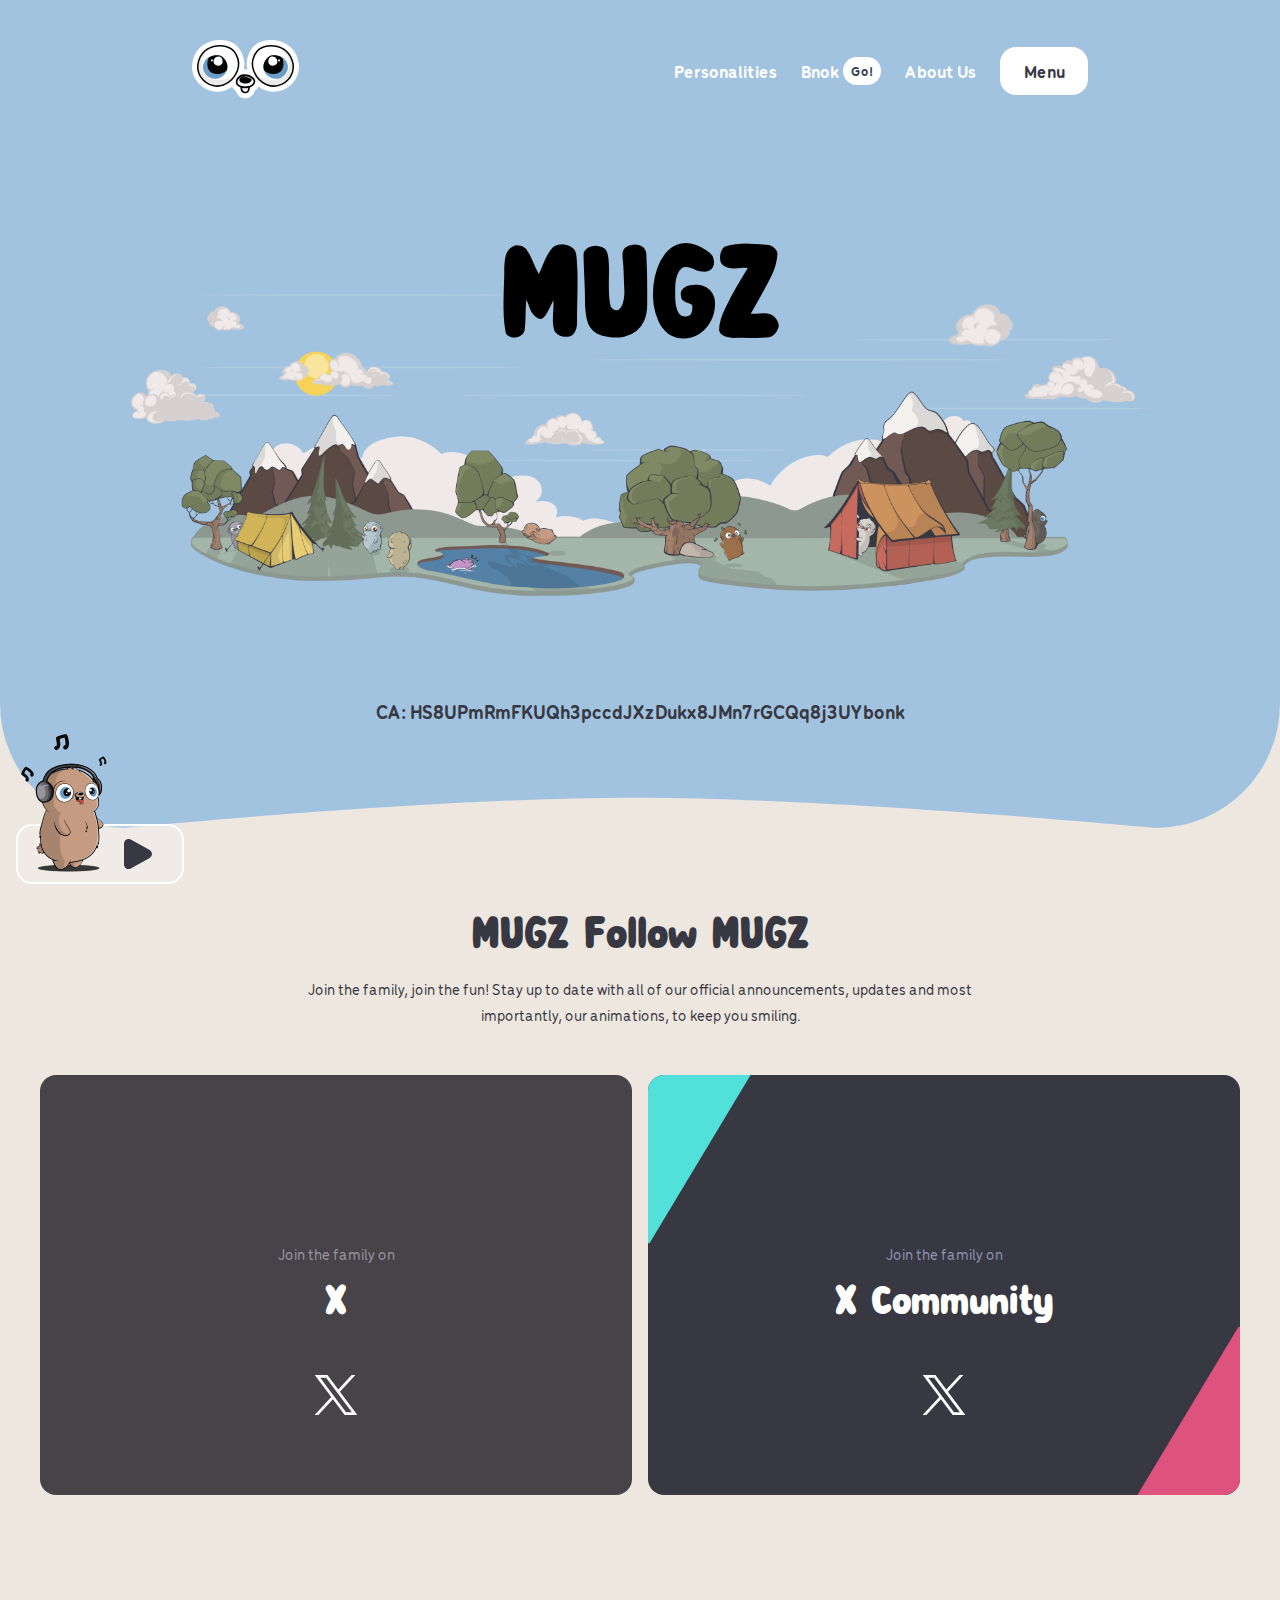
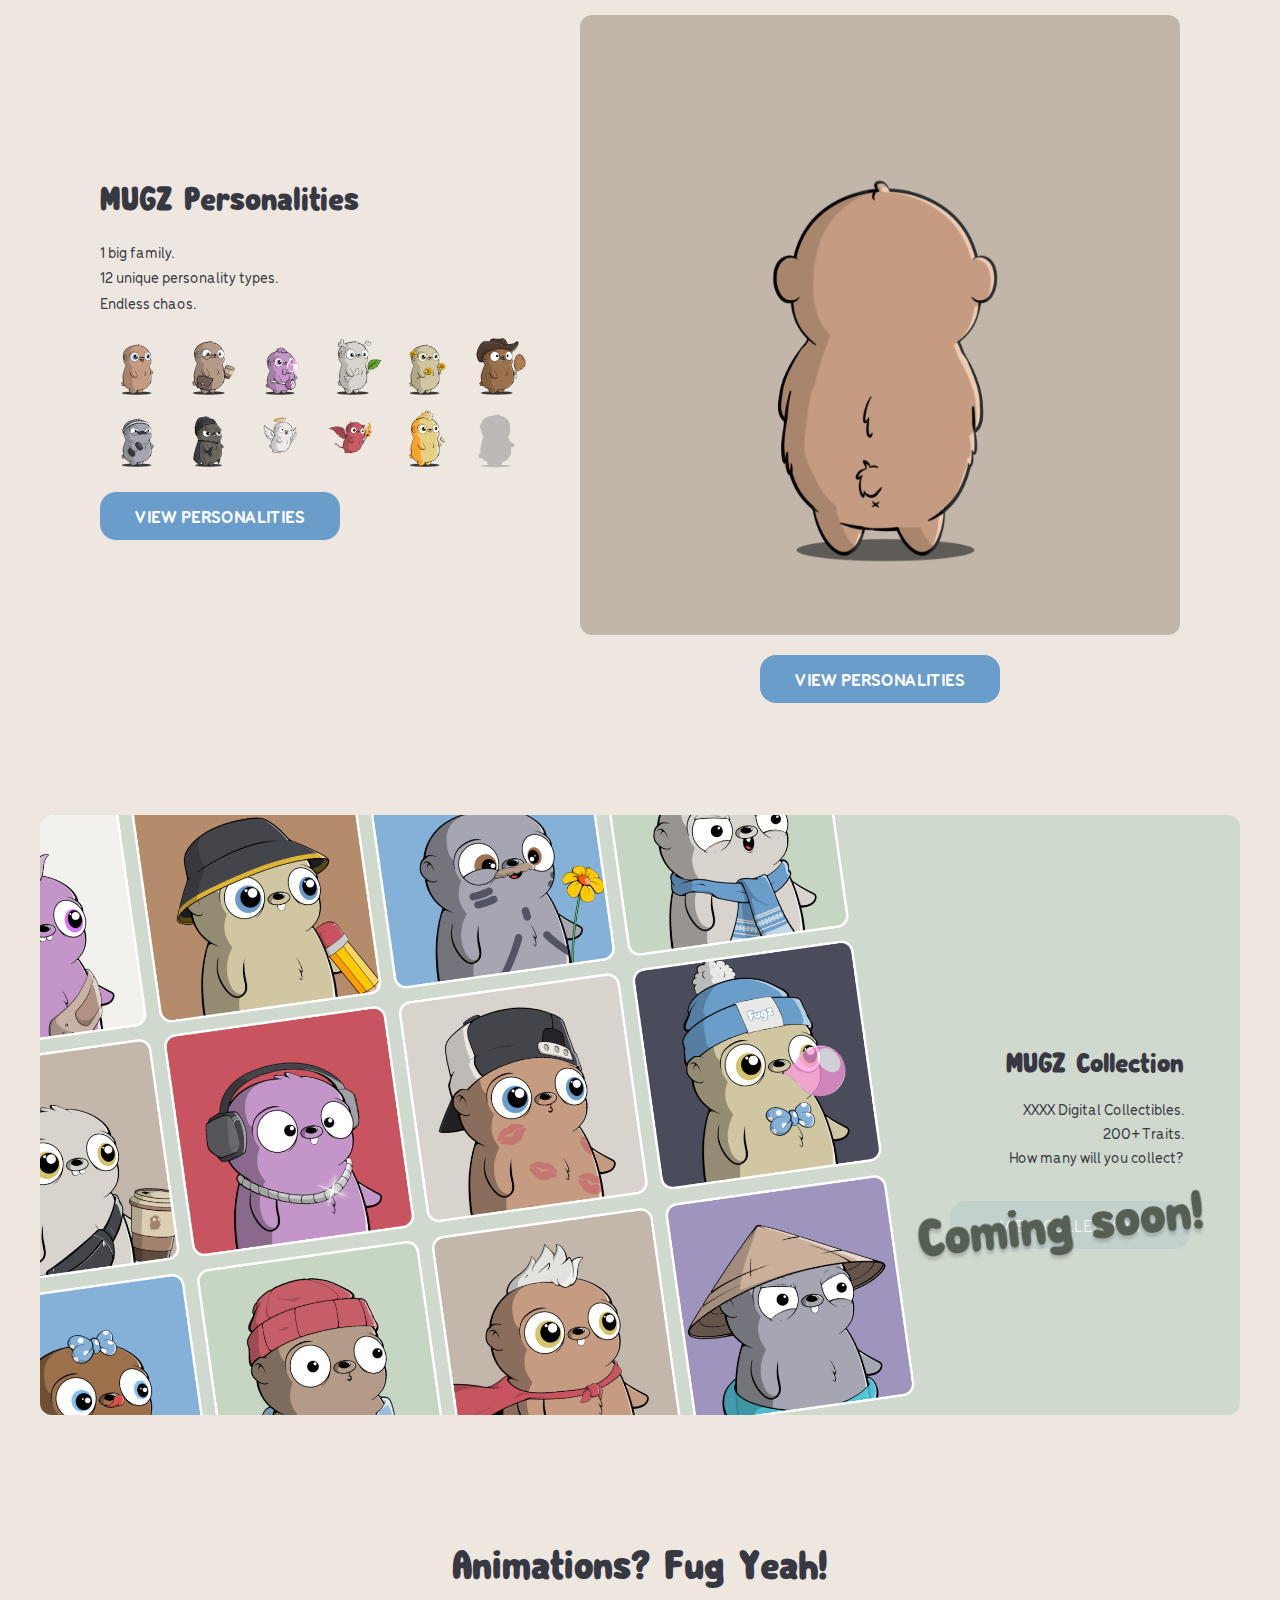
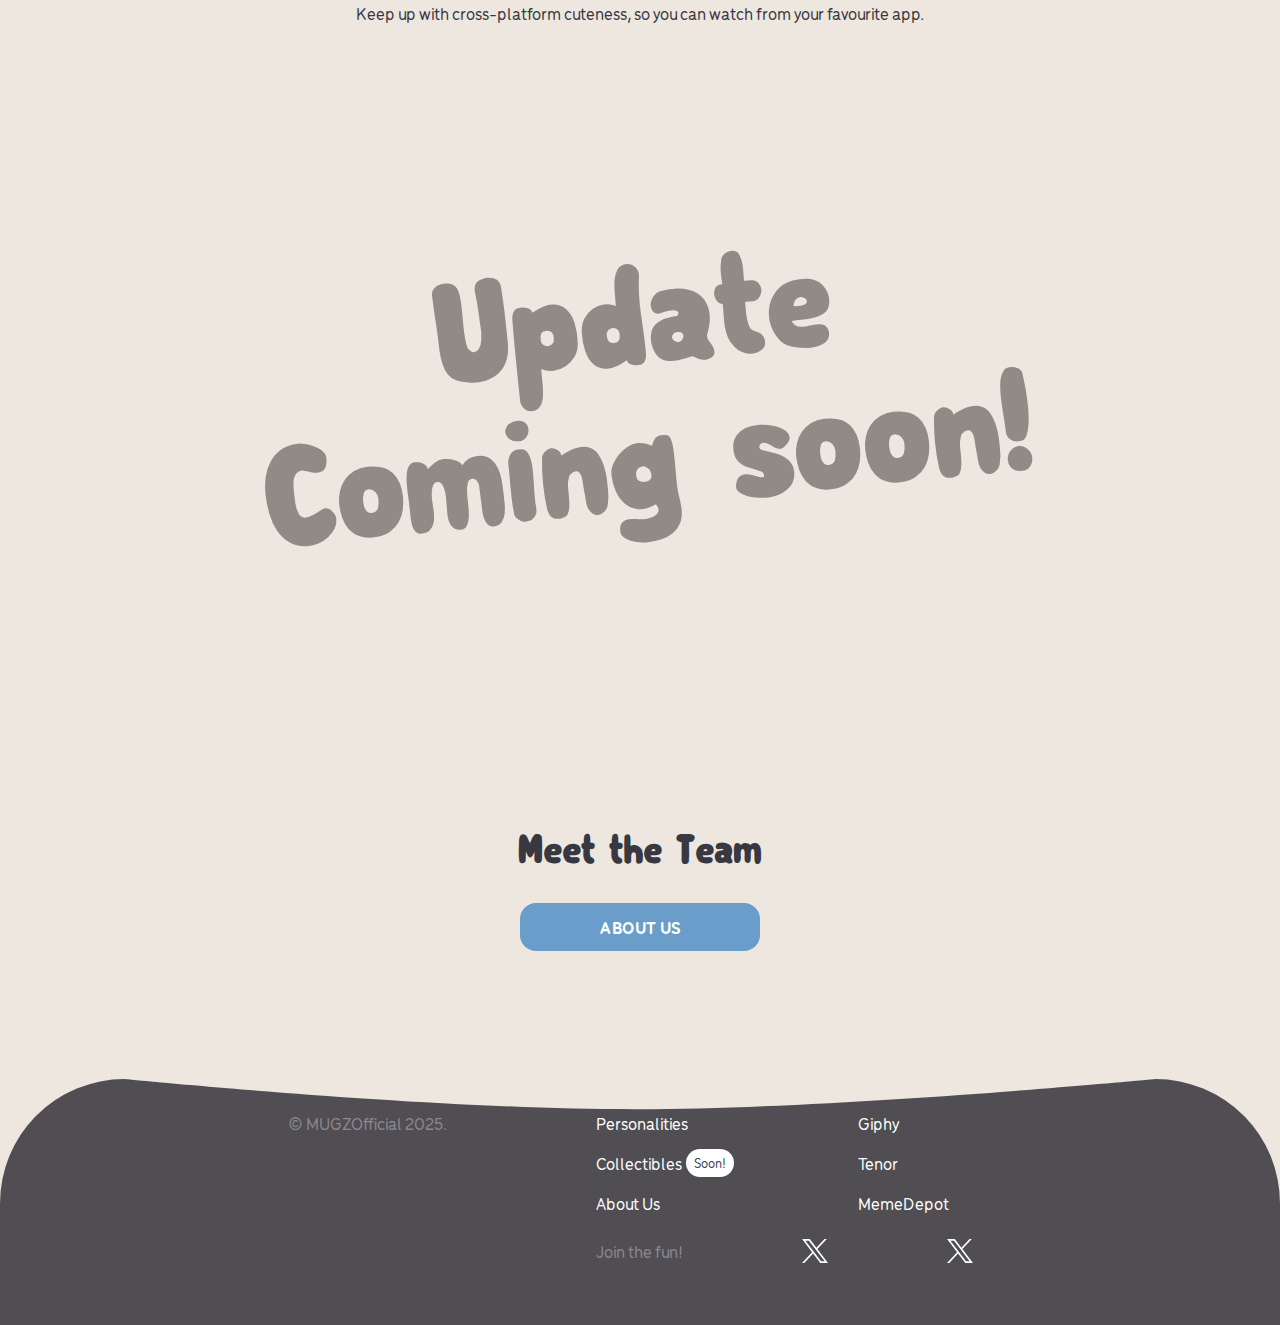
<file: index.html>
<!DOCTYPE html>
<html>
  <!-- Mirrored from www.fugzofficial.com/ by HTTrack Website Copier/3.x [XR&CO'2014], Mon, 19 May 2025 20:07:31 GMT -->
  <head>
    <meta charset="utf-8" />
    <meta name="viewport" content="width=device-width, initial-scale=1" />
    <link
      rel="preload"
      as="fetch"
      crossorigin="anonymous"
      href="_payload.json"
    />
    <link rel="icon" type="image/svg+xml" href="images/favicon.ico" />
    <title>MUGZ Official</title>
    <meta
      name="description"
      content="MUGZ aim to inspire and empower creators on this journey, not to build for us, but with us, opening up endless opportunities"
    />

    <style>
      .mobile__menu-mobile {
        background: #44444c;
        flex-direction: column;
        height: 100%;
        left: 0;
        overflow-y: auto;
        padding-left: 1rem;
        padding-right: 1rem;
        padding-top: 2.5rem;
        position: fixed;
        top: 0;
        width: 100%;
      }
      .mobile__menu-head,
      .mobile__menu-mobile {
        display: flex;
        justify-content: space-between;
      }
      .mobile__menu-head {
        align-items: flex-start;
        margin-bottom: 3.5rem;
      }
      .mobile__menu-links {
        display: flex;
        flex-direction: column;
      }
      .mobile__menu-links-item {
        display: flex;
        font-family: MencoMedium;
        font-size: 1.125rem;
        justify-content: space-between;
        line-height: 1.75rem;
        margin-top: 1.75rem;
        position: relative;
        width: 100%;
        --tw-text-opacity: 1;
        color: #fff;
        color: rgb(255 255 255 / var(--tw-text-opacity));
        opacity: 0.4;
      }
      .mobile__menu-links-item:after {
        border-bottom-width: 1px;
        border-color: #6f707c;
        content: "";
        height: 2px;
        left: 0;
        margin-top: 1.25rem;
        position: absolute;
        top: 20px;
        width: 100%;
      }
      .mobile__menu-links-item > img {
        height: 10px;
        margin-bottom: auto;
        margin-top: auto;
        width: 18px;
      }
      .mobile__menu-sign-in {
        display: flex;
        flex-direction: column;
        margin-top: 2.5rem;
        position: relative;
        width: 100%;
      }
      .mobile__menu-sign-in-pfp {
        align-items: center;
        background: #4e4e56;
        border-radius: 1.5rem;
        display: flex;
        height: 145px;
        justify-content: center;
        margin-bottom: 1.25rem;
        opacity: 0.4;
      }
      .mobile__menu-sign-in-button {
        font-family: MencoMedium;
        opacity: 0.4;
      }
      .mobile__menu-mobile-socials {
        display: flex;
        flex-direction: column;
        justify-content: flex-end;
        margin-bottom: 2.5rem;
        margin-left: auto;
        margin-right: auto;
        min-height: 180px;
        width: 100%;
      }
      .mobile__menu-mobile-socials-links {
        align-items: center;
        display: flex;
        font-family: MencoMedium;
        font-size: 15px;
        gap: 1.25rem;
        justify-content: center;
        margin-bottom: 1.25rem;
        --tw-text-opacity: 1;
        color: #fff;
        color: rgb(255 255 255 / var(--tw-text-opacity));
      }
      .mobile__menu-mobile-socials-items {
        align-items: center;
        color: #fff;
        display: flex;
        justify-content: center;
      }
      .mobile__menu-mobile-socials-items > a {
        margin-right: 1.25rem;
      }
      .mobile__menu-close {
        padding: 0.75rem 2rem;
      }
    </style>
    <style>
      @media (min-width: 1024px) {
        .desktop__left,
        .desktop__right {
          width: 50%;
        }
        .desktop__sign-in {
          display: flex;
          flex-direction: column;
          position: relative;
          width: 344px;
        }
        .desktop__sign-in-pfp {
          align-items: center;
          background: #4e4e56;
          border-radius: 1.5rem;
          display: flex;
          height: 145px;
          justify-content: center;
          margin-bottom: 1.25rem;
          opacity: 0.4;
        }
        .desktop__sign-in-button {
          font-family: MencoMedium;
          opacity: 0.4;
        }
        .desktop__sign-in-button:hover {
          background: #6a9dca !important;
        }
        .desktop__links {
          display: flex;
          flex-direction: column;
          margin-left: 1.25rem;
        }
        .desktop__links > a {
          display: flex;
          font-family: MencoMedium;
          font-size: 1.125rem;
          justify-content: space-between;
          line-height: 1.75rem;
          margin-top: 1.75rem;
          position: relative;
          width: 100%;
          --tw-text-opacity: 1;
          color: #fff;
          color: rgb(255 255 255 / var(--tw-text-opacity));
          opacity: 0.4;
        }
        .desktop__links > a:after {
          border-bottom-width: 1px;
          border-color: #6f707c;
          content: "";
          height: 2px;
          left: 0;
          margin-top: 1.25rem;
          position: absolute;
          top: 20px;
          width: 100%;
        }
        .desktop__links > a:hover {
          opacity: 1;
        }
        .desktop__links > a:nth-child(3):hover {
          cursor: default;
          opacity: 0.4;
        }
        .desktop__links > a > img {
          height: 10px;
          margin-bottom: auto;
          margin-top: auto;
          width: 18px;
        }
        .desktop__socials {
          align-items: flex-end;
          display: flex;
          flex-direction: column;
          justify-content: flex-end;
          margin-top: 3.5rem;
          width: 100%;
        }
        .desktop__socials-links {
          display: flex;
          font-family: MencoMedium;
          font-size: 15px;
          gap: 1.25rem;
          margin-bottom: 1.25rem;
          --tw-text-opacity: 1;
          color: #fff;
          color: rgb(255 255 255 / var(--tw-text-opacity));
        }
        .desktop__socials-links > a:hover {
          text-decoration-line: underline;
        }
        .desktop__socials-items {
          align-items: center;
          display: flex;
          font-family: MencoMedium;
          font-size: 15px;
          justify-content: center;
          --tw-text-opacity: 1;
          color: #fff;
          color: rgb(255 255 255 / var(--tw-text-opacity));
        }
        .desktop__socials-items > a {
          margin-right: 1.25rem;
          transition-duration: 0.12s;
          transition-timing-function: cubic-bezier(0.4, 0, 1, 1);
        }
        .desktop__socials-items > a:hover {
          transform: translateY(-0.3rem);
        }
        .desktop__socials-items:first-of-type > a {
          cursor: pointer;
          position: relative;
        }
        .desktop__socials-items:first-of-type > a:hover:after {
          border-bottom-width: 1px;
          bottom: 0;
          content: "";
          left: 0;
          position: absolute;
          width: 100%;
          --tw-border-opacity: 1;
          border-color: #fff;
          border-color: rgb(255 255 255 / var(--tw-border-opacity));
        }
        .desktop__logo {
          margin-top: 3.5rem;
        }
        .desktop__line {
          align-items: center;
          background: transparent
            linear-gradient(270deg, #9e94bd, #5f80a3 37%, #808968) 0 0 no-repeat
            padding-box;
          border-bottom-left-radius: 0.75rem;
          border-bottom-right-radius: 0.75rem;
          border-top-width: 2px;
          bottom: 0;
          display: flex;
          flex-wrap: wrap;
          height: 2.25rem;
          left: 0;
          overflow: hidden;
          position: absolute;
          white-space: nowrap;
          width: 100%;
          --tw-border-opacity: 1;
          border-top-color: #fff;
          border-top-color: rgb(255 255 255 / var(--tw-border-opacity));
          padding-bottom: 0.5rem;
          padding-left: 1.25rem;
          padding-top: 0.5rem;
          --tw-text-opacity: 1;
          color: #fff;
          color: rgb(255 255 255 / var(--tw-text-opacity));
        }
        .desktop__line > * {
          height: 1rem;
        }
      }
      @keyframes scroll {
        0% {
          transform: translateX(0);
        }
        to {
          transform: translateX(-50%);
        }
      }
      .scrolling-text {
        align-items: center;
        animation: scroll 40s linear infinite;
        display: flex;
        justify-content: space-between;
        white-space: nowrap;
      }
      .scrolling-text-detail {
        font-family: MencoMedium;
        margin-right: 1.25rem;
      }
    </style>
    <style>
      .header {
        background-color: transparent;
        display: flex;
        justify-content: space-between;
        padding-left: 1rem;
        padding-right: 1rem;
        padding-top: 2.5rem;
        position: absolute;
        width: 100%;
        z-index: 10;
      }
      .header__menu-trigger {
        font-family: MencoBold;
        height: 48px;
        line-height: 27px;
        transition-duration: 0.12s;
        transition-timing-function: cubic-bezier(0.4, 0, 1, 1);
        width: 88px;
      }
      .header__menu-trigger:hover {
        --tw-translate-y: -0.5rem;
        transform: translate(var(--tw-translate-x), -0.5rem)
          rotate(var(--tw-rotate)) skewX(var(--tw-skew-x))
          skewY(var(--tw-skew-y)) scaleX(var(--tw-scale-x))
          scaleY(var(--tw-scale-y));
        transform: translate(var(--tw-translate-x), var(--tw-translate-y))
          rotate(var(--tw-rotate)) skewX(var(--tw-skew-x))
          skewY(var(--tw-skew-y)) scaleX(var(--tw-scale-x))
          scaleY(var(--tw-scale-y));
      }
      .header__menu-socials {
        display: none;
      }
      .header__menu-mobile {
        background: #44444c;
        display: flex;
        flex-direction: column;
        height: 100%;
        justify-content: space-between;
        left: 0;
        overflow-y: auto;
        padding-left: 1rem;
        padding-right: 1rem;
        padding-top: 2.5rem;
        position: fixed;
        top: 0;
        width: 100%;
      }
      .header__menu-desktop {
        display: none;
      }
      @media (min-width: 1024px) {
        .header {
          padding-left: 12rem;
          padding-right: 12rem;
        }
        .header__menu,
        .header__menu-socials {
          align-items: center;
          display: flex;
        }
        .header__menu-socials {
          height: 100%;
          --tw-text-opacity: 1;
          color: #fff;
          color: rgb(255 255 255 / var(--tw-text-opacity));
        }
        .header__menu-socials-item {
          align-items: center;
          display: flex;
          font-family: MencoBold;
          font-size: 1.125rem;
          line-height: 1.75rem;
          margin-right: 1.5rem;
          transition-duration: 0.12s;
          transition-timing-function: cubic-bezier(0.4, 0, 1, 1);
        }
        .header__menu-socials-item:hover {
          transform: translateY(-0.3rem);
        }
        .header__menu-socials-item:nth-child(2):hover {
          transform: translateY(0);
        }
        .header__menu-mobile {
          display: none;
        }
        .header__menu-desktop {
          background: #44444c;
          border-radius: 0.75rem;
          border-width: 2px;
          display: flex;
          height: 438px;
          margin-right: 16rem;
          margin-top: 120px;
          position: absolute;
          right: 0;
          top: 0;
          width: 848px;
          --tw-border-opacity: 1;
          border-color: #fff;
          border-color: rgb(255 255 255 / var(--tw-border-opacity));
          padding: 2.5rem;
        }
        .header__menu-trigger--close {
          height: 48px;
          padding-bottom: 0.75rem;
          padding-top: 0.75rem;
          transition-duration: 0.12s;
          transition-timing-function: cubic-bezier(0.4, 0, 1, 1);
          width: 88px;
        }
        .header__menu-trigger--close:hover {
          transform: translateY(-0.3rem);
        }
      }
      .fade-enter-active,
      .fade-leave-active {
        transition: opacity 0.25s ease;
      }
      .fade-enter-from,
      .fade-leave-to {
        opacity: 0;
      }
      .slide-enter-active,
      .slide-leave-active {
        transition: all 0.25s ease;
      }
      .slide-enter-from,
      .slide-leave-to {
        transform: translateX(100%);
      }
    </style>
    <style>
      .footer {
        align-items: center;
        background: #ede7e0;
        background-image: url(layout/footermobilebg.svg);
        background-position: top;
        background-repeat: no-repeat;
        background-size: cover;
        display: flex;
        flex-direction: column;
        padding-top: 30px;
        text-align: center;
        width: 100%;
        --tw-text-opacity: 1;
        color: #fff;
        color: rgb(255 255 255 / var(--tw-text-opacity));
      }
      .footer__info {
        z-index: 10;
      }
      .footer__image-scene {
        margin-bottom: 1.25rem;
        width: 100%;
      }
      .footer__image-logo {
        margin-bottom: 1.25rem;
        width: 184px;
      }
      .footer__copyright {
        color: #8b888e;
        text-align: center;
      }
      .footer__copyright,
      .footer__links {
        font-family: MencoMedium;
        font-size: 1.125rem;
        line-height: 1.75rem;
        margin-bottom: 2.5rem;
      }
      .footer__links {
        display: flex;
        padding: 0 47.5px;
        text-align: left;
        width: 100%;
      }
      .footer__links-block {
        display: flex;
        flex-direction: column;
        margin-bottom: 0.5rem;
      }
      .footer__links-block > a {
        margin-bottom: 0.75rem;
      }
      .footer__links-block > a:hover {
        text-decoration-line: underline;
      }
      .footer__links-block:first-of-type > a:nth-child(2):hover {
        text-decoration-line: none;
      }
      .footer__socials {
        padding-bottom: 60px;
      }
      .footer__socials-headline {
        color: #8b888e;
        font-family: MencoMedium;
        font-size: 1.125rem;
        line-height: 1.75rem;
        margin-bottom: 1.25rem;
      }
      .footer__socials-item {
        margin-right: 1.25rem;
        transition-duration: 0.12s;
        transition-timing-function: cubic-bezier(0.4, 0, 1, 1);
      }
      .footer__socials-item:hover {
        transform: translateY(-0.3rem);
      }
      .footer__bottom {
        display: none;
      }
      @media (min-width: 640px) {
        .footer {
          background-size: cover;
        }
      }
      @media (min-width: 1024px) {
        .footer__image-scene {
          margin-bottom: 0;
          padding: 0 114px;
        }
        .footer__image-logo {
          width: auto;
        }
        .footer__copyright {
          margin-bottom: 0;
          text-align: left;
        }
        .footer__links {
          justify-content: center;
          margin-bottom: 0;
          padding: 0 0 60px;
          width: 705px;
        }
        .footer__links-block {
          margin-right: 124px;
        }
        .footer__links-block:last-of-type {
          margin-right: 0;
        }
        .footer__socials-headline {
          margin-bottom: 0;
        }
      }
    </style>
    <style>
      .hiro__music {
        align-items: center;
        background: hsla(0, 0%, 100%, 0.2);
        border-radius: 1rem;
        border-width: 2px;
        bottom: 1rem;
        display: flex;
        height: 60px;
        justify-content: flex-end;
        padding: 0 30px;
        position: fixed;
        right: 1rem;
        z-index: 40;
        --tw-border-opacity: 1;
        border-color: #fff;
        border-color: rgb(255 255 255 / var(--tw-border-opacity));
      }
      .hiro__music-character {
        display: none;
      }
      @media (min-width: 768px) {
        .hiro__music {
          left: 1rem;
          right: auto;
          width: 168px;
        }
        .hiro__music-character {
          bottom: 0.5rem;
          display: block;
          left: 0;
          position: absolute;
          width: 100px;
        }
      }
    </style>
    <style>
      .start__wrapper {
        align-items: center;
        display: flex;
        flex-direction: column;
        justify-content: center;
        padding-top: 4rem;
        width: 100%;
      }
      .start__hero {
        font-size: 140px;
         line-height: 1.75rem;
        margin-left: auto;
        margin-right: auto;
        margin-top: 300px;
        text-align: center;
        height: 180px;
        width: 70%;
      }
      .start__landscape {
        width: 100%;
      }
      .start__text {
        font-family: MencoBold;
        font-size: 1.25rem;
        line-height: 1.75rem;
        margin-left: auto;
        margin-right: auto;
        margin-top: 100px;
        text-align: center;
        --tw-text-opacity: 1;
        color: #373842;
      }
      @media (min-width: 1024px) {
        .start__wrapper {
          padding-top: 0;
        }
        .start__hero {
          height: 300px;
          margin-bottom: 17rem;
          position: absolute;
          width: 30%;
        }
        .start__landscape {
          margin-top: 12rem;
          max-height: 445px;
          width: 80%;
        }
      }
    </style>
    <style>
      .follow {
        padding-bottom: 5rem;
        padding-top: 5rem;
      }
      .follow__headline {
        color: #373842;
        font-size: 2.25rem;
        line-height: 2.5rem;
        margin-bottom: 1.25rem;
        text-align: center;
      }
      .follow__socials {
        display: grid;
        gap: 1rem;
        grid-template-columns: repeat(2, minmax(0, 1fr));
        margin-left: 0.75rem;
        margin-right: 0.75rem;
      }
      .follow__socials-item {
        border-radius: 1rem;
        padding-bottom: 2.5rem;
        padding-top: 2.5rem;
        text-align: center;
      }
      .follow__socials-item--x {
        background: #464448;
      }
      .follow__socials-item--x .follow__socials-join {
        color: #9a959f;
      }
      .follow__socials-item--yt {
        background: linear-gradient(45deg, #cb4a54, #e2747d);
      }
      .follow__socials-item--yt .follow__socials-join {
        color: #571f24;
      }
      .follow__socials-item--ins {
        background: transparent
          linear-gradient(225deg, #a05db1, #d8547d 55%, #eb9c59) 0 0 no-repeat
          padding-box;
      }
      .follow__socials-item--ins .follow__socials-join {
        color: #521e2b;
      }
      .follow__socials-item--tt {
        background: #373842;
        overflow: hidden;
        position: relative;
      }
      .follow__socials-item--tt:before {
        background: #52e0da;
        left: -80px;
        top: -43px;
      }
      .follow__socials-item--tt:after,
      .follow__socials-item--tt:before {
        content: "";
        height: 200px;
        position: absolute;
        transform: rotate(31deg);
        width: 100px;
      }
      .follow__socials-item--tt:after {
        background: #dd537e;
        bottom: -43px;
        right: -80px;
      }
      .follow__socials-item--tt .follow__socials-join {
        color: #9093b2;
      }
      .follow__socials-item--dc {
        background: #9e94c0;
        grid-column: span 2;
        position: relative;
      }
      .follow__socials-item--dc > .follow__socials-coming-soon {
        align-items: center;
        display: flex;
        height: 100%;
        justify-content: center;
        left: 0;
        position: absolute;
        top: 0;
        width: 100%;
      }
      .follow__socials-item--dc > .follow__socials-coming-soon > img {
        width: 170px;
      }
      .follow__socials-img {
        height: 2.5rem;
        margin-bottom: 0.5rem;
        width: 100%;
      }
      .follow__socials-plattform {
        font-family: MencoBold;
        font-size: 1.5rem;
        line-height: 2rem;
        margin-bottom: 1.25rem;
        --tw-text-opacity: 1;
        color: #fff;
        color: rgb(255 255 255 / var(--tw-text-opacity));
      }
      .follow__socials-join {
        font-family: MencoMedium;
        margin-bottom: 0.5rem;
      }
      .follow__socials-text {
        color: #373842;
        font-family: MencoMedium;
        margin-bottom: 2.5rem;
        margin-left: 0.75rem;
        margin-right: 0.75rem;
        text-align: center;
      }
      .follow__coming-soon {
        display: flex;
        font-size: 6rem;
        justify-content: center;
        line-height: 1;
        text-align: center;
        --tw-text-opacity: 1;
        color: #d1d5db;
        color: rgb(209 213 219 / var(--tw-text-opacity));
      }
      .follow__coming-soon > span {
        transform: rotate(353deg);
        width: -moz-min-content;
        width: min-content;
      }
      @media (min-width: 1024px) {
        .follow {
          align-items: center;
          display: flex;
          flex-direction: column;
          margin-left: auto;
          margin-right: auto;
          max-width: 1200px;
          padding-top: 5rem;
          width: 100%;
        }
        .follow__headline {
          font-size: 3rem;
          line-height: 1;
          width: 100%;
        }
        .follow__socials {
          display: flex;
          justify-content: center;
          margin-bottom: 2.5rem;
          margin-left: 0.75rem;
          margin-right: 0.75rem;
          width: 100%;
        }
        .follow__socials-item {
          align-items: center;
          display: flex;
          flex-direction: column;
          height: 420px;
          justify-content: flex-end;
          padding-bottom: 4.5rem;
          transition: all 0.25s ease-in-out;
          width: 100%;
        }
        .follow__socials-item:hover {
          padding-bottom: 6.5rem;
        }
        .follow__socials-item--tt:before {
          background: #52e0da;
          left: -40px;
          top: -43px;
        }
        .follow__socials-item--tt:after,
        .follow__socials-item--tt:before {
          content: "";
          height: 200px;
          position: absolute;
          transform: rotate(31deg);
          width: 100px;
        }
        .follow__socials-item--tt:after {
          background: #dd537e;
          bottom: -43px;
          right: -40px;
        }
        .follow__socials-img {
          margin-top: 3rem;
          width: 100%;
        }
        .follow__socials-plattform {
          font-family: Subscribe;
          font-size: 44px;
          line-height: 53px;
          margin-bottom: 0;
        }
        .follow__socials-text {
          margin-bottom: 3rem;
          margin-left: 0.75rem;
          margin-right: 0.75rem;
          text-align: center;
          width: 720px;
        }
        .follow__coming-soon {
          font-size: 6rem;
          line-height: 1;
          text-align: center;
          transform: rotate(353deg);
          width: 28%;
          --tw-text-opacity: 1;
          color: #d1d5db;
          color: rgb(209 213 219 / var(--tw-text-opacity));
        }
      }
    </style>
    <style>
      .personalities-teaser {
        align-items: center;
        display: flex;
        flex-direction: column;
        justify-content: center;
        margin-left: 1rem;
        margin-right: 1rem;
        position: relative;
      }
      .personalities-teaser__headline {
        color: #373842;
        font-family: Subscribe;
        font-size: 2.25rem;
        line-height: 2.5rem;
        margin-bottom: 1.25rem;
        text-align: center;
      }
      .personalities-teaser__subline {
        color: #373842;
        font-family: MencoMedium;
        text-align: center;
      }
      .personalities-teaser__fugz {
        margin-top: 0.75rem;
      }
      .personalities-teaser__button {
        font-family: MencoBold;
        font-size: 1.125rem;
        line-height: 1.75rem;
        width: 240px;
      }
      .personalities-teaser__button-xl {
        display: none;
      }
      .personalities-teaser__button-xs {
        margin-top: 1.25rem;
      }
      .personalities-teaser__reveal {
        display: flex;
        flex-direction: column;
        width: 100%;
      }
      .personalities-teaser__reveal--left {
        align-items: center;
        display: flex;
        flex-direction: column;
        margin-bottom: 1.25rem;
      }
      .personalities-teaser__reveal--right {
        align-items: center;
        display: flex;
        flex-direction: column;
        margin-bottom: 60px;
      }
      .personalities-teaser__collection,
      .personalities-teaser__reveal--right > img {
        border-radius: 0.75rem;
        width: 100%;
      }
      .personalities-teaser__collection {
        background: #cfd9cd;
        display: flex;
        flex-direction: column;
        justify-content: center;
        overflow: hidden;
        padding-bottom: 2.5rem;
        padding-top: 2.5rem;
        text-align: center;
      }
      .personalities-teaser__collection-text {
        display: flex;
        flex-direction: column;
        z-index: 0;
      }
      .personalities-teaser__collection-text > h2 {
        color: #373842;
        font-family: Subscribe;
        font-size: 1.875rem;
        line-height: 2.25rem;
        margin-bottom: 1rem;
        z-index: 10;
      }
      .personalities-teaser__collection-text > span {
        color: #373842;
        font-family: MencoMedium;
        font-size: 1rem;
        line-height: 1.5rem;
        z-index: 10;
      }
      .personalities-teaser__collection-coming-soon--mobile {
        display: block;
        margin-left: auto;
        margin-right: auto;
        max-width: 300px;
        width: 100%;
      }
      .personalities-teaser__collection-coming-soon--desktop {
        display: none;
      }
      .personalities-teaser__collection-gallery {
        background: url(images/collection.png);
        background-position: 50%;
        background-repeat: no-repeat;
        background-size: 110%;
        height: 24rem;
        margin-bottom: 0;
        margin-top: 0;
        transform: translateX(0);
        z-index: 10;
      }
      .personalities-teaser__mobile-layer {
        align-items: flex-end;
        display: flex;
        height: 90px;
        justify-content: center;
        position: relative;
        width: 100%;
      }
      .personalities-teaser__mobile-layer-btn {
        font-family: MencoMedium;
        opacity: 0.7;
        width: 240px;
      }
      .personalities-teaser__mobile-layer-img {
        max-width: 302px;
        padding-left: 1rem;
        padding-right: 1rem;
        position: absolute;
        top: 1rem;
        width: 100%;
      }
      .personalities-teaser__desktop-layer {
        display: none;
      }
      @media (min-width: 470px) {
        .personalities-teaser__collection-gallery {
          background-size: 100%;
        }
      }
      @media (min-width: 505px) {
        .personalities-teaser__collection-gallery {
          background-size: 90%;
        }
      }
      @media (min-width: 565px) {
        .personalities-teaser__collection-gallery {
          background-size: 80%;
        }
      }
      @media (min-width: 631px) {
        .personalities-teaser__collection-gallery {
          background-size: 70%;
        }
      }
      @media (min-width: 720px) {
        .personalities-teaser__collection-gallery {
          background-size: 60%;
        }
      }
      @media (min-width: 834px) {
        .personalities-teaser__collection-gallery {
          background-size: 50%;
        }
      }
      @media (min-width: 640px) {
        .personalities-teaser__fugz {
          max-width: 432px;
        }
      }
      @media (min-width: 1024px) {
        .personalities-teaser {
          margin-left: auto;
          margin-right: auto;
          max-width: 1200px;
          width: 100%;
        }
        .personalities-teaser__reveal {
          display: flex;
          flex-direction: row;
          justify-content: center;
          margin-bottom: 7rem;
        }
        .personalities-teaser__reveal__headline,
        .personalities-teaser__reveal__subline {
          text-align: left;
        }
        .personalities-teaser__reveal--left {
          align-items: flex-start;
          justify-content: center;
          margin-bottom: 0;
          padding-right: 3rem;
        }
        .personalities-teaser__reveal--right {
          margin-bottom: 0;
          width: 50%;
        }
        .personalities-teaser__reveal--right > img {
          height: 620px;
          width: 620px;
        }
        .personalities-teaser__button-xl {
          display: block;
          margin-top: 1.25rem;
        }
        .personalities-teaser__button-xs {
          display: none;
        }
        .personalities-teaser__collection {
          flex-direction: row-reverse;
          height: 600px;
          padding-bottom: 0;
          padding-top: 0;
          position: relative;
          width: 100%;
        }
        .personalities-teaser__collection-text {
          align-items: flex-end;
          display: flex;
          flex-direction: column;
          height: 100%;
          justify-content: center;
          margin-right: 3.5rem;
          position: absolute;
          right: 0;
          text-align: right;
        }
        .personalities-teaser__collection-gallery {
          background: url(images/collection-desktop.png);
          background-position-y: center;
          background-repeat: no-repeat;
          background-size: 85%;
          height: 100%;
          transform: translateX(-12%);
          width: 100%;
        }
        .personalities-teaser__mobile-layer {
          display: none;
        }
        .personalities-teaser__desktop-layer {
          display: block;
          margin-right: 3.5rem;
          margin-top: 1rem;
          position: relative;
          width: 100%;
        }
        .personalities-teaser__desktop-layer-img {
          left: -2.5rem;
          margin-right: 3.5rem;
          min-width: 302px;
          position: absolute;
          top: 0;
        }
        .personalities-teaser__desktop-layer-btn {
          font-family: MencoMedium;
          font-size: 1.125rem;
          left: 0;
          line-height: 1.75rem;
          margin-top: 1rem;
          opacity: 0.7;
          position: absolute;
          top: 0;
          width: 240px;
        }
      }
    </style>
    <style>
      .shorts {
        align-items: center;
        display: flex;
        flex-direction: column;
        justify-content: center;
      }
      .shorts__headline {
        color: #373842;
        font-family: Subscribe;
        font-size: 2.25rem;
        line-height: 2.5rem;
        margin-bottom: 0.75rem;
        text-align: center;
      }
      .shorts__subline {
        color: #373842;
        font-family: MencoMedium;
        font-size: 1rem;
        line-height: 1.5rem;
        text-align: center;
      }
      .shorts__coming-soon {
        align-items: center;
        background: #f2ece6;
        border-radius: 0.5rem;
        color: #908b86;
        display: flex;
        font-size: 2.75rem;
        height: 500px;
        justify-content: center;
        line-height: 50px;
        margin-top: 2.5rem;
        padding-left: 3rem;
        padding-right: 3rem;
        text-align: center;
        --tw-shadow: 0 10px 15px -3px rgba(0, 0, 0, 0.1),
          0 4px 6px -4px rgba(0, 0, 0, 0.1);
        --tw-shadow-colored: 0 10px 15px -3px var(--tw-shadow-color),
          0 4px 6px -4px var(--tw-shadow-color);
        box-shadow: 0 0 #0000, 0 0 #0000, 0 10px 15px -3px rgba(0, 0, 0, 0.1),
          0 4px 6px -4px rgba(0, 0, 0, 0.1);
        box-shadow: var(--tw-ring-offset-shadow, 0 0 #0000),
          var(--tw-ring-shadow, 0 0 #0000), var(--tw-shadow);
      }
      .shorts__coming-soon > span {
        transform: rotate(354deg);
      }
      .shorts__team {
        margin-top: 80px;
      }
      .shorts__button {
        font-family: MencoBold;
        font-size: 1.125rem;
        line-height: 1.75rem;
        width: 240px;
      }
      .shorts__media {
        display: flex;
        flex-direction: column;
        margin-top: 1.25rem;
        width: 100%;
      }
      .shorts__media-btn {
        bottom: 0;
        display: flex;
        font-family: MencoBold;
        height: 3rem;
        left: 50%;
        margin-bottom: 2.5rem;
        position: absolute;
        width: 240px;
        z-index: 10;
        --tw-translate-x: -50%;
        align-items: center;
        border-radius: 1rem;
        font-size: 1.125rem;
        justify-content: center;
        line-height: 1.75rem;
        transform: translate(-50%, var(--tw-translate-y))
          rotate(var(--tw-rotate)) skewX(var(--tw-skew-x))
          skewY(var(--tw-skew-y)) scaleX(var(--tw-scale-x))
          scaleY(var(--tw-scale-y));
        transform: translate(var(--tw-translate-x), var(--tw-translate-y))
          rotate(var(--tw-rotate)) skewX(var(--tw-skew-x))
          skewY(var(--tw-skew-y)) scaleX(var(--tw-scale-x))
          scaleY(var(--tw-scale-y));
        --tw-text-opacity: 1;
        color: #fff;
        color: rgb(255 255 255 / var(--tw-text-opacity));
      }
      .shorts__media-btn > img {
        height: 18px;
        margin-right: 0.5rem;
      }
      .shorts__media-btn--yt {
        background: #cb4a54;
      }
      .shorts__media-btn--ig {
        background: transparent
          linear-gradient(258deg, #a05db1, #d9547e 53%, #ea9c5a) 0 0 no-repeat
          padding-box;
      }
      .shorts__media-btn--tt {
        background: #373842;
        overflow: hidden;
      }
      .shorts__media-btn--tt:before {
        background: #52e0da;
        left: 0;
        top: -60px;
      }
      .shorts__media-btn--tt:after,
      .shorts__media-btn--tt:before {
        content: "";
        height: 100px;
        position: absolute;
        transform: rotate(50deg);
        width: 40px;
      }
      .shorts__media-btn--tt:after {
        background: #dd537e;
        bottom: -60px;
        right: 0;
      }
      .shorts__media-anim {
        border-radius: 1rem;
        border-width: 4px;
        box-shadow: 0 4px 4px rgba(0, 0, 0, 0.161);
        margin-bottom: 1.25rem;
        overflow: hidden;
        position: relative;
        width: 100%;
        --tw-border-opacity: 1;
        border-color: #fff;
        border-color: rgb(255 255 255 / var(--tw-border-opacity));
      }
      .shorts__media-anim:before {
        box-shadow: inset 0 6px 8px 0 rgba(0, 0, 0, 0.1);
        content: "";
        height: 1.25rem;
        left: 0;
        position: absolute;
        right: 0;
        top: 0;
        z-index: 10;
      }
      .shorts__media-anim:after {
        background: linear-gradient(transparent, rgba(0, 0, 0, 0.6));
        bottom: 0;
        content: "";
        height: 33%;
        left: 0;
        position: absolute;
        width: 100%;
      }
      .shorts__media-anim--1 {
        height: 342px;
      }
      .shorts__media-anim--2,
      .shorts__media-anim--3 {
        height: 500px;
      }
      .shorts__media-anim > img {
        height: 100%;
        left: 50%;
        -o-object-fit: cover;
        object-fit: cover;
        position: absolute;
        top: 50%;
        transform: translate(-50%, -50%);
        width: 100%;
      }
      @media (min-width: 640px) {
        .shorts__headline {
          font-size: 3rem;
          line-height: 1;
        }
        .shorts__coming-soon {
          background: none;
          box-shadow: none;
          font-size: 155px;
          line-height: 8rem;
          margin-top: 110px;
        }
        .shorts__team {
          margin-top: 150px;
        }
      }
      @media (min-width: 1024px) {
        .shorts__headline {
          font-size: 44px;
        }
        .shorts__subline {
          font-size: 1.125rem;
          line-height: 1.75rem;
        }
        .shorts__coming-soon {
          line-height: 9rem;
        }
        .shorts__media {
          display: flex;
          flex-direction: row;
          gap: 1.25rem;
          justify-content: center;
          margin-top: 60px;
          width: 100%;
        }
        .shorts__media-btn {
          transform: translate(-50%, 150px);
        }
        .shorts__media-anim,
        .shorts__media-btn {
          transition-duration: 75ms;
          transition-property: all;
          transition-timing-function: cubic-bezier(0.4, 0, 0.2, 1);
          transition-timing-function: cubic-bezier(0.4, 0, 1, 1);
        }
        .shorts__media-anim--1 {
          height: 600px;
          width: 600px;
        }
        .shorts__media-anim--2,
        .shorts__media-anim--3 {
          height: 600px;
          width: 336px;
        }
        .shorts__media-anim:after {
          height: 0;
          transition-duration: 0.15s;
          transition-property: all;
          transition-timing-function: cubic-bezier(0.4, 0, 0.2, 1);
          transition-timing-function: cubic-bezier(0.4, 0, 1, 1);
        }
        .shorts__media-anim:hover .shorts__media-btn {
          transform: translate(-50%);
        }
        .shorts__media-anim:hover:after {
          height: 300px;
        }
        .shorts__team {
          max-width: 800px;
        }
      }
    </style>
    <style>
      .index__start {
        align-items: center;
        background: #ede7e0;
        background-image: url(layout/homebg.svg);
        background-position: bottom;
        background-repeat: no-repeat;
        background-size: cover;
        display: flex;
        height: 92vh;
        justify-content: center;
      }
      .index__about {
        background: #ede7e0;
        position: relative;
      }
      .index__about-clouds {
        bottom: 0;
        position: absolute;
        width: 100%;
      }
      .index__about-img {
        bottom: -1.5rem;
        display: flex;
        justify-content: center;
        position: absolute;
        width: 100%;
        z-index: 20;
      }
      .index__about-img > img {
        height: 5rem;
        width: auto;
      }
      .index__fugz {
        background: #ede7e0;
        padding-bottom: 5rem;
        padding-left: 0.75rem;
        padding-right: 0.75rem;
        padding-top: 138px;
        transition-property: background-color;
      }
      .index__fugz,
      .index__fugz-slider {
        transition-duration: 0.5s;
        transition-property: color, background-color, border-color,
          text-decoration-color, fill, stroke, opacity, box-shadow, transform,
          filter, -webkit-backdrop-filter;
        transition-property: color, background-color, border-color,
          text-decoration-color, fill, stroke, opacity, box-shadow, transform,
          filter, backdrop-filter;
        transition-property: color, background-color, border-color,
          text-decoration-color, fill, stroke, opacity, box-shadow, transform,
          filter, backdrop-filter, -webkit-backdrop-filter;
        transition-timing-function: cubic-bezier(0.4, 0, 0.2, 1);
      }
      .index__fugz-slider {
        background: #85b1d8;
        position: relative;
      }
      .index__follow {
        background: #ede7e0;
      }
      .index__follow-img {
        bottom: -1.5rem;
        display: flex;
        justify-content: center;
        position: absolute;
        width: 100%;
        z-index: 20;
      }
      .index__follow-img > img {
        height: 3rem;
        width: auto;
      }
      .index__mission {
        background: #ede7e0;
        min-height: -moz-fit-content;
        min-height: fit-content;
        padding-bottom: 5rem;
        padding-left: 1rem;
        padding-right: 1rem;
      }
      .index__personalities {
        background: #ede7e0;
        padding-bottom: 60px;
      }
      @media (min-width: 1024px) {
        .index__about-clouds {
          bottom: 0;
          position: absolute;
          transform: translate(50%);
          width: 50%;
        }
        .index__about-img {
          bottom: -3.5rem;
        }
        .index__about-img > img {
          height: 11rem;
          width: auto;
        }
        .index__mission {
          padding-bottom: 8rem;
          padding-top: 8rem;
        }
        .index__personalities {
          padding-bottom: 0;
        }
      }
    </style>
    <style>
      /*! tailwindcss v3.4.1 | MIT License | https://tailwindcss.com*/
      *,
      :after,
      :before {
        border: 0 solid #e5e7eb;
        box-sizing: border-box;
      }
      :after,
      :before {
        --tw-content: "";
      }
      :host,
      html {
        line-height: 1.5;
        -webkit-text-size-adjust: 100%;
        font-family: ui-sans-serif, system-ui, sans-serif, Apple Color Emoji,
          Segoe UI Emoji, Segoe UI Symbol, Noto Color Emoji;
        font-feature-settings: normal;
        font-variation-settings: normal;
        -moz-tab-size: 4;
        -o-tab-size: 4;
        tab-size: 4;
        -webkit-tap-highlight-color: transparent;
      }
      body {
        line-height: inherit;
        margin: 0;
      }
      hr {
        border-top-width: 1px;
        color: inherit;
        height: 0;
      }
      abbr:where([title]) {
        -webkit-text-decoration: underline dotted;
        text-decoration: underline dotted;
      }
      h1,
      h2,
      h3,
      h4,
      h5,
      h6 {
        font-size: inherit;
        font-weight: inherit;
      }
      a {
        color: inherit;
        text-decoration: inherit;
      }
      b,
      strong {
        font-weight: bolder;
      }
      code,
      kbd,
      pre,
      samp {
        font-family: ui-monospace, SFMono-Regular, Menlo, Monaco, Consolas,
          Liberation Mono, Courier New, monospace;
        font-feature-settings: normal;
        font-size: 1em;
        font-variation-settings: normal;
      }
      small {
        font-size: 80%;
      }
      sub,
      sup {
        font-size: 75%;
        line-height: 0;
        position: relative;
        vertical-align: baseline;
      }
      sub {
        bottom: -0.25em;
      }
      sup {
        top: -0.5em;
      }
      table {
        border-collapse: collapse;
        border-color: inherit;
        text-indent: 0;
      }
      button,
      input,
      optgroup,
      select,
      textarea {
        color: inherit;
        font-family: inherit;
        font-feature-settings: inherit;
        font-size: 100%;
        font-variation-settings: inherit;
        font-weight: inherit;
        line-height: inherit;
        margin: 0;
        padding: 0;
      }
      button,
      select {
        text-transform: none;
      }
      [type="button"],
      [type="reset"],
      [type="submit"],
      button {
        -webkit-appearance: button;
        background-color: transparent;
        background-image: none;
      }
      :-moz-focusring {
        outline: auto;
      }
      :-moz-ui-invalid {
        box-shadow: none;
      }
      progress {
        vertical-align: baseline;
      }
      ::-webkit-inner-spin-button,
      ::-webkit-outer-spin-button {
        height: auto;
      }
      [type="search"] {
        -webkit-appearance: textfield;
        outline-offset: -2px;
      }
      ::-webkit-search-decoration {
        -webkit-appearance: none;
      }
      ::-webkit-file-upload-button {
        -webkit-appearance: button;
        font: inherit;
      }
      summary {
        display: list-item;
      }
      blockquote,
      dd,
      dl,
      figure,
      h1,
      h2,
      h3,
      h4,
      h5,
      h6,
      hr,
      p,
      pre {
        margin: 0;
      }
      fieldset {
        margin: 0;
      }
      fieldset,
      legend {
        padding: 0;
      }
      menu,
      ol,
      ul {
        list-style: none;
        margin: 0;
        padding: 0;
      }
      dialog {
        padding: 0;
      }
      textarea {
        resize: vertical;
      }
      input::-moz-placeholder,
      textarea::-moz-placeholder {
        color: #9ca3af;
        opacity: 1;
      }
      input::placeholder,
      textarea::placeholder {
        color: #9ca3af;
        opacity: 1;
      }
      [role="button"],
      button {
        cursor: pointer;
      }
      :disabled {
        cursor: default;
      }
      audio,
      canvas,
      embed,
      iframe,
      img,
      object,
      svg,
      video {
        display: block;
        vertical-align: middle;
      }
      img,
      video {
        height: auto;
        max-width: 100%;
      }
      [hidden] {
        display: none;
      }
      *,
      :after,
      :before {
        --tw-border-spacing-x: 0;
        --tw-border-spacing-y: 0;
        --tw-translate-x: 0;
        --tw-translate-y: 0;
        --tw-rotate: 0;
        --tw-skew-x: 0;
        --tw-skew-y: 0;
        --tw-scale-x: 1;
        --tw-scale-y: 1;
        --tw-pan-x: ;
        --tw-pan-y: ;
        --tw-pinch-zoom: ;
        --tw-scroll-snap-strictness: proximity;
        --tw-gradient-from-position: ;
        --tw-gradient-via-position: ;
        --tw-gradient-to-position: ;
        --tw-ordinal: ;
        --tw-slashed-zero: ;
        --tw-numeric-figure: ;
        --tw-numeric-spacing: ;
        --tw-numeric-fraction: ;
        --tw-ring-inset: ;
        --tw-ring-offset-width: 0px;
        --tw-ring-offset-color: #fff;
        --tw-ring-color: rgba(59, 130, 246, 0.5);
        --tw-ring-offset-shadow: 0 0 #0000;
        --tw-ring-shadow: 0 0 #0000;
        --tw-shadow: 0 0 #0000;
        --tw-shadow-colored: 0 0 #0000;
        --tw-blur: ;
        --tw-brightness: ;
        --tw-contrast: ;
        --tw-grayscale: ;
        --tw-hue-rotate: ;
        --tw-invert: ;
        --tw-saturate: ;
        --tw-sepia: ;
        --tw-drop-shadow: ;
        --tw-backdrop-blur: ;
        --tw-backdrop-brightness: ;
        --tw-backdrop-contrast: ;
        --tw-backdrop-grayscale: ;
        --tw-backdrop-hue-rotate: ;
        --tw-backdrop-invert: ;
        --tw-backdrop-opacity: ;
        --tw-backdrop-saturate: ;
        --tw-backdrop-sepia: ;
      }
      ::backdrop {
        --tw-border-spacing-x: 0;
        --tw-border-spacing-y: 0;
        --tw-translate-x: 0;
        --tw-translate-y: 0;
        --tw-rotate: 0;
        --tw-skew-x: 0;
        --tw-skew-y: 0;
        --tw-scale-x: 1;
        --tw-scale-y: 1;
        --tw-pan-x: ;
        --tw-pan-y: ;
        --tw-pinch-zoom: ;
        --tw-scroll-snap-strictness: proximity;
        --tw-gradient-from-position: ;
        --tw-gradient-via-position: ;
        --tw-gradient-to-position: ;
        --tw-ordinal: ;
        --tw-slashed-zero: ;
        --tw-numeric-figure: ;
        --tw-numeric-spacing: ;
        --tw-numeric-fraction: ;
        --tw-ring-inset: ;
        --tw-ring-offset-width: 0px;
        --tw-ring-offset-color: #fff;
        --tw-ring-color: rgba(59, 130, 246, 0.5);
        --tw-ring-offset-shadow: 0 0 #0000;
        --tw-ring-shadow: 0 0 #0000;
        --tw-shadow: 0 0 #0000;
        --tw-shadow-colored: 0 0 #0000;
        --tw-blur: ;
        --tw-brightness: ;
        --tw-contrast: ;
        --tw-grayscale: ;
        --tw-hue-rotate: ;
        --tw-invert: ;
        --tw-saturate: ;
        --tw-sepia: ;
        --tw-drop-shadow: ;
        --tw-backdrop-blur: ;
        --tw-backdrop-brightness: ;
        --tw-backdrop-contrast: ;
        --tw-backdrop-grayscale: ;
        --tw-backdrop-hue-rotate: ;
        --tw-backdrop-invert: ;
        --tw-backdrop-opacity: ;
        --tw-backdrop-saturate: ;
        --tw-backdrop-sepia: ;
      }
      .fixed {
        position: fixed;
      }
      .absolute {
        position: absolute;
      }
      .relative {
        position: relative;
      }
      .-bottom-14 {
        bottom: -3.5rem;
      }
      .-bottom-5 {
        bottom: -1.25rem;
      }
      .-bottom-6 {
        bottom: -1.5rem;
      }
      .bottom-0 {
        bottom: 0;
      }
      .bottom-2 {
        bottom: 0.5rem;
      }
      .bottom-4 {
        bottom: 1rem;
      }
      .left-0 {
        left: 0;
      }
      .left-2\/4 {
        left: 50%;
      }
      .left-4 {
        left: 1rem;
      }
      .right-0 {
        right: 0;
      }
      .right-4 {
        right: 1rem;
      }
      .right-auto {
        right: auto;
      }
      .top-0 {
        top: 0;
      }
      .z-0 {
        z-index: 0;
      }
      .z-10 {
        z-index: 10;
      }
      .z-20 {
        z-index: 20;
      }
      .z-40 {
        z-index: 40;
      }
      .z-50 {
        z-index: 50;
      }
      .m-auto {
        margin: auto;
      }
      .mx-0 {
        margin-left: 0;
        margin-right: 0;
      }
      .mx-3 {
        margin-left: 0.75rem;
        margin-right: 0.75rem;
      }
      .mx-32 {
        margin-left: 8rem;
        margin-right: 8rem;
      }
      .mx-4 {
        margin-left: 1rem;
        margin-right: 1rem;
      }
      .mx-6 {
        margin-left: 1.5rem;
        margin-right: 1.5rem;
      }
      .mx-8 {
        margin-left: 2rem;
        margin-right: 2rem;
      }
      .mx-auto {
        margin-left: auto;
        margin-right: auto;
      }
      .my-0 {
        margin-bottom: 0;
        margin-top: 0;
      }
      .my-8 {
        margin-bottom: 2rem;
        margin-top: 2rem;
      }
      .my-auto {
        margin-bottom: auto;
        margin-top: auto;
      }
      .\!mb-5 {
        margin-bottom: 1.25rem !important;
      }
      .\!mb-8 {
        margin-bottom: 2rem !important;
      }
      .\!mt-0 {
        margin-top: 0 !important;
      }
      .mb-0 {
        margin-bottom: 0;
      }
      .mb-10 {
        margin-bottom: 2.5rem;
      }
      .mb-12 {
        margin-bottom: 3rem;
      }
      .mb-14 {
        margin-bottom: 3.5rem;
      }
      .mb-16 {
        margin-bottom: 4rem;
      }
      .mb-2 {
        margin-bottom: 0.5rem;
      }
      .mb-20 {
        margin-bottom: 5rem;
      }
      .mb-24 {
        margin-bottom: 6rem;
      }
      .mb-28 {
        margin-bottom: 7rem;
      }
      .mb-3 {
        margin-bottom: 0.75rem;
      }
      .mb-32 {
        margin-bottom: 8rem;
      }
      .mb-4 {
        margin-bottom: 1rem;
      }
      .mb-5 {
        margin-bottom: 1.25rem;
      }
      .mb-6 {
        margin-bottom: 1.5rem;
      }
      .mb-8 {
        margin-bottom: 2rem;
      }
      .ml-0 {
        margin-left: 0;
      }
      .ml-2 {
        margin-left: 0.5rem;
      }
      .ml-2\.5 {
        margin-left: 0.625rem;
      }
      .ml-4 {
        margin-left: 1rem;
      }
      .ml-5 {
        margin-left: 1.25rem;
      }
      .mr-0 {
        margin-right: 0;
      }
      .mr-10 {
        margin-right: 2.5rem;
      }
      .mr-14 {
        margin-right: 3.5rem;
      }
      .mr-2 {
        margin-right: 0.5rem;
      }
      .mr-4 {
        margin-right: 1rem;
      }
      .mr-5 {
        margin-right: 1.25rem;
      }
      .mr-6 {
        margin-right: 1.5rem;
      }
      .mr-64 {
        margin-right: 16rem;
      }
      .mt-10 {
        margin-top: 2.5rem;
      }
      .mt-12 {
        margin-top: 3rem;
      }
      .mt-14 {
        margin-top: 3.5rem;
      }
      .mt-16 {
        margin-top: 4rem;
      }
      .mt-3 {
        margin-top: 0.75rem;
      }
      .mt-4 {
        margin-top: 1rem;
      }
      .mt-48 {
        margin-top: 12rem;
      }
      .mt-5 {
        margin-top: 1.25rem;
      }
      .mt-6 {
        margin-top: 1.5rem;
      }
      .mt-7 {
        margin-top: 1.75rem;
      }
      .mt-8 {
        margin-top: 2rem;
      }
      .mt-9 {
        margin-top: 2.25rem;
      }
      .block {
        display: block;
      }
      .flex {
        display: flex;
      }
      .grid {
        display: grid;
      }
      .\!hidden {
        display: none !important;
      }
      .hidden {
        display: none;
      }
      .h-10 {
        height: 2.5rem;
      }
      .h-12 {
        height: 3rem;
      }
      .h-20 {
        height: 5rem;
      }
      .h-4 {
        height: 1rem;
      }
      .h-44 {
        height: 11rem;
      }
      .h-48 {
        height: 12rem;
      }
      .h-5 {
        height: 1.25rem;
      }
      .h-6 {
        height: 1.5rem;
      }
      .h-8 {
        height: 2rem;
      }
      .h-9 {
        height: 2.25rem;
      }
      .h-96 {
        height: 24rem;
      }
      .h-\[144px\] {
        height: 144px;
      }
      .h-\[30px\] {
        height: 30px;
      }
      .h-\[72px\] {
        height: 72px;
      }
      .h-full {
        height: 100%;
      }
      .h-screen {
        height: 100vh;
      }
      .min-h-fit {
        min-height: -moz-fit-content;
        min-height: fit-content;
      }
      .w-1\/12 {
        width: 8.333333%;
      }
      .w-1\/2 {
        width: 50%;
      }
      .w-1\/3 {
        width: 33.333333%;
      }
      .w-1\/4 {
        width: 25%;
      }
      .w-10\/12 {
        width: 83.333333%;
      }
      .w-2\/3 {
        width: 66.666667%;
      }
      .w-2\/5 {
        width: 40%;
      }
      .w-3\/5 {
        width: 60%;
      }
      .w-4\/5 {
        width: 80%;
      }
      .w-5\/12 {
        width: 41.666667%;
      }
      .w-6 {
        width: 1.5rem;
      }
      .w-7\/12 {
        width: 58.333333%;
      }
      .w-8 {
        width: 2rem;
      }
      .w-8\/12 {
        width: 66.666667%;
      }
      .w-auto {
        width: auto;
      }
      .w-full {
        width: 100%;
      }
      .w-min {
        width: -moz-min-content;
        width: min-content;
      }
      .w-screen {
        width: 100vw;
      }
      .min-w-\[184px\] {
        min-width: 184px;
      }
      .flex-shrink-0,
      .shrink-0 {
        flex-shrink: 0;
      }
      .grow {
        flex-grow: 1;
      }
      .-translate-x-1\/2 {
        --tw-translate-x: -50%;
        transform: translate(-50%, var(--tw-translate-y))
          rotate(var(--tw-rotate)) skewX(var(--tw-skew-x))
          skewY(var(--tw-skew-y)) scaleX(var(--tw-scale-x))
          scaleY(var(--tw-scale-y));
        transform: translate(var(--tw-translate-x), var(--tw-translate-y))
          rotate(var(--tw-rotate)) skewX(var(--tw-skew-x))
          skewY(var(--tw-skew-y)) scaleX(var(--tw-scale-x))
          scaleY(var(--tw-scale-y));
      }
      .-translate-y-2 {
        --tw-translate-y: -0.5rem;
        transform: translate(var(--tw-translate-x), -0.5rem)
          rotate(var(--tw-rotate)) skewX(var(--tw-skew-x))
          skewY(var(--tw-skew-y)) scaleX(var(--tw-scale-x))
          scaleY(var(--tw-scale-y));
        transform: translate(var(--tw-translate-x), var(--tw-translate-y))
          rotate(var(--tw-rotate)) skewX(var(--tw-skew-x))
          skewY(var(--tw-skew-y)) scaleX(var(--tw-scale-x))
          scaleY(var(--tw-scale-y));
      }
      .-rotate-12 {
        --tw-rotate: -12deg;
        transform: translate(var(--tw-translate-x), var(--tw-translate-y))
          rotate(-12deg) skewX(var(--tw-skew-x)) skewY(var(--tw-skew-y))
          scaleX(var(--tw-scale-x)) scaleY(var(--tw-scale-y));
        transform: translate(var(--tw-translate-x), var(--tw-translate-y))
          rotate(var(--tw-rotate)) skewX(var(--tw-skew-x))
          skewY(var(--tw-skew-y)) scaleX(var(--tw-scale-x))
          scaleY(var(--tw-scale-y));
      }
      .rotate-180 {
        --tw-rotate: 180deg;
        transform: translate(var(--tw-translate-x), var(--tw-translate-y))
          rotate(180deg) skewX(var(--tw-skew-x)) skewY(var(--tw-skew-y))
          scaleX(var(--tw-scale-x)) scaleY(var(--tw-scale-y));
      }
      .rotate-180,
      .transform {
        transform: translate(var(--tw-translate-x), var(--tw-translate-y))
          rotate(var(--tw-rotate)) skewX(var(--tw-skew-x))
          skewY(var(--tw-skew-y)) scaleX(var(--tw-scale-x))
          scaleY(var(--tw-scale-y));
      }
      .cursor-default {
        cursor: default;
      }
      .cursor-pointer {
        cursor: pointer;
      }
      .grid-cols-2 {
        grid-template-columns: repeat(2, minmax(0, 1fr));
      }
      .grid-cols-3 {
        grid-template-columns: repeat(3, minmax(0, 1fr));
      }
      .flex-row {
        flex-direction: row;
      }
      .flex-row-reverse {
        flex-direction: row-reverse;
      }
      .flex-col {
        flex-direction: column;
      }
      .flex-wrap {
        flex-wrap: wrap;
      }
      .place-items-center {
        place-items: center;
      }
      .items-start {
        align-items: flex-start;
      }
      .items-end {
        align-items: flex-end;
      }
      .items-center {
        align-items: center;
      }
      .justify-start {
        justify-content: flex-start;
      }
      .justify-end {
        justify-content: flex-end;
      }
      .justify-center {
        justify-content: center;
      }
      .justify-between {
        justify-content: space-between;
      }
      .gap-3 {
        gap: 0.75rem;
      }
      .gap-4 {
        gap: 1rem;
      }
      .gap-5 {
        gap: 1.25rem;
      }
      .overflow-hidden {
        overflow: hidden;
      }
      .overflow-x-auto {
        overflow-x: auto;
      }
      .overflow-y-auto {
        overflow-y: auto;
      }
      .overflow-y-hidden {
        overflow-y: hidden;
      }
      .whitespace-nowrap {
        white-space: nowrap;
      }
      .text-wrap {
        text-wrap: wrap;
      }
      .rounded-2xl {
        border-radius: 1rem;
      }
      .rounded-3xl {
        border-radius: 1.5rem;
      }
      .rounded-full {
        border-radius: 9999px;
      }
      .rounded-lg {
        border-radius: 0.5rem;
      }
      .rounded-md {
        border-radius: 0.375rem;
      }
      .rounded-xl {
        border-radius: 0.75rem;
      }
      .rounded-b-xl {
        border-bottom-left-radius: 0.75rem;
        border-bottom-right-radius: 0.75rem;
      }
      .border {
        border-width: 1px;
      }
      .border-2 {
        border-width: 2px;
      }
      .border-4 {
        border-width: 4px;
      }
      .border-b {
        border-bottom-width: 1px;
      }
      .border-r-0 {
        border-right-width: 0;
      }
      .border-t-2 {
        border-top-width: 2px;
      }
      .border-white {
        --tw-border-opacity: 1;
        border-color: #fff;
        border-color: rgb(255 255 255 / var(--tw-border-opacity));
      }
      .border-t-white {
        --tw-border-opacity: 1;
        border-top-color: #fff;
        border-top-color: rgb(255 255 255 / var(--tw-border-opacity));
      }
      .bg-\[\#D5CEC6\] {
        --tw-bg-opacity: 1;
        background-color: #d5cec6;
        background-color: rgb(213 206 198 / var(--tw-bg-opacity));
      }
      .bg-transparent {
        background-color: transparent;
      }
      .bg-white {
        --tw-bg-opacity: 1;
        background-color: #fff;
        background-color: rgb(255 255 255 / var(--tw-bg-opacity));
      }
      .p-10 {
        padding: 2.5rem;
      }
      .p-4 {
        padding: 1rem;
      }
      .px-12 {
        padding-left: 3rem;
        padding-right: 3rem;
      }
      .px-3 {
        padding-left: 0.75rem;
        padding-right: 0.75rem;
      }
      .px-4 {
        padding-left: 1rem;
        padding-right: 1rem;
      }
      .px-48 {
        padding-left: 12rem;
        padding-right: 12rem;
      }
      .px-5 {
        padding-left: 1.25rem;
        padding-right: 1.25rem;
      }
      .px-8 {
        padding-left: 2rem;
        padding-right: 2rem;
      }
      .py-0 {
        padding-bottom: 0;
        padding-top: 0;
      }
      .py-1 {
        padding-bottom: 0.25rem;
        padding-top: 0.25rem;
      }
      .py-1\.5 {
        padding-bottom: 0.375rem;
        padding-top: 0.375rem;
      }
      .py-10 {
        padding-bottom: 2.5rem;
        padding-top: 2.5rem;
      }
      .py-2 {
        padding-bottom: 0.5rem;
        padding-top: 0.5rem;
      }
      .py-20 {
        padding-bottom: 5rem;
        padding-top: 5rem;
      }
      .py-3 {
        padding-bottom: 0.75rem;
        padding-top: 0.75rem;
      }
      .py-32 {
        padding-bottom: 8rem;
        padding-top: 8rem;
      }
      .py-5 {
        padding-bottom: 1.25rem;
        padding-top: 1.25rem;
      }
      .pb-0 {
        padding-bottom: 0;
      }
      .pb-20 {
        padding-bottom: 5rem;
      }
      .pb-8 {
        padding-bottom: 2rem;
      }
      .pl-10 {
        padding-left: 2.5rem;
      }
      .pl-5 {
        padding-left: 1.25rem;
      }
      .pr-12 {
        padding-right: 3rem;
      }
      .pr-36 {
        padding-right: 9rem;
      }
      .pr-5 {
        padding-right: 1.25rem;
      }
      .pt-0 {
        padding-top: 0;
      }
      .pt-10 {
        padding-top: 2.5rem;
      }
      .pt-16 {
        padding-top: 4rem;
      }
      .pt-20 {
        padding-top: 5rem;
      }
      .pt-24 {
        padding-top: 6rem;
      }
      .text-left {
        text-align: left;
      }
      .text-center {
        text-align: center;
      }
      .text-right {
        text-align: right;
      }
      .text-2xl {
        font-size: 1.5rem;
        line-height: 2rem;
      }
      .text-3xl {
        font-size: 1.875rem;
        line-height: 2.25rem;
      }
      .text-4xl {
        font-size: 2.25rem;
        line-height: 2.5rem;
      }
      .text-5xl {
        font-size: 3rem;
        line-height: 1;
      }
      .text-6xl {
        font-size: 3.75rem;
        line-height: 1;
      }
      .text-8xl {
        font-size: 6rem;
        line-height: 1;
      }
      .text-base {
        font-size: 1rem;
        line-height: 1.5rem;
      }
      .text-lg {
        font-size: 1.125rem;
      }
      .text-lg,
      .text-xl {
        line-height: 1.75rem;
      }
      .text-xl {
        font-size: 1.25rem;
      }
      .font-bold {
        font-weight: 700;
      }
      .leading-3 {
        line-height: 0.75rem;
      }
      .leading-6 {
        line-height: 1.5rem;
      }
      .text-gray-300 {
        --tw-text-opacity: 1;
        color: #d1d5db;
        color: rgb(209 213 219 / var(--tw-text-opacity));
      }
      .text-primary {
        --tw-text-opacity: 1;
        color: #33343e;
        color: rgb(51 52 62 / var(--tw-text-opacity));
      }
      .text-white {
        --tw-text-opacity: 1;
        color: #fff;
        color: rgb(255 255 255 / var(--tw-text-opacity));
      }
      .underline {
        text-decoration-line: underline;
      }
      .no-underline {
        text-decoration-line: none;
      }
      .opacity-100 {
        opacity: 1;
      }
      .opacity-40 {
        opacity: 0.4;
      }
      .opacity-70 {
        opacity: 0.7;
      }
      .shadow-lg {
        --tw-shadow: 0 10px 15px -3px rgba(0, 0, 0, 0.1),
          0 4px 6px -4px rgba(0, 0, 0, 0.1);
        --tw-shadow-colored: 0 10px 15px -3px var(--tw-shadow-color),
          0 4px 6px -4px var(--tw-shadow-color);
        box-shadow: 0 0 #0000, 0 0 #0000, 0 10px 15px -3px rgba(0, 0, 0, 0.1),
          0 4px 6px -4px rgba(0, 0, 0, 0.1);
        box-shadow: var(--tw-ring-offset-shadow, 0 0 #0000),
          var(--tw-ring-shadow, 0 0 #0000), var(--tw-shadow);
      }
      .blur {
        --tw-blur: blur(8px);
        filter: blur(8px) var(--tw-brightness) var(--tw-contrast)
          var(--tw-grayscale) var(--tw-hue-rotate) var(--tw-invert)
          var(--tw-saturate) var(--tw-sepia) var(--tw-drop-shadow);
      }
      .blur,
      .filter {
        filter: var(--tw-blur) var(--tw-brightness) var(--tw-contrast)
          var(--tw-grayscale) var(--tw-hue-rotate) var(--tw-invert)
          var(--tw-saturate) var(--tw-sepia) var(--tw-drop-shadow);
      }
      .transition {
        transition-duration: 0.15s;
        transition-property: color, background-color, border-color,
          text-decoration-color, fill, stroke, opacity, box-shadow, transform,
          filter, -webkit-backdrop-filter;
        transition-property: color, background-color, border-color,
          text-decoration-color, fill, stroke, opacity, box-shadow, transform,
          filter, backdrop-filter;
        transition-property: color, background-color, border-color,
          text-decoration-color, fill, stroke, opacity, box-shadow, transform,
          filter, backdrop-filter, -webkit-backdrop-filter;
        transition-timing-function: cubic-bezier(0.4, 0, 0.2, 1);
      }
      .transition-all {
        transition-duration: 0.15s;
        transition-property: all;
        transition-timing-function: cubic-bezier(0.4, 0, 0.2, 1);
      }
      .transition-transform {
        transition-property: transform;
        transition-timing-function: cubic-bezier(0.4, 0, 0.2, 1);
      }
      .duration-150,
      .transition-transform {
        transition-duration: 0.15s;
      }
      .duration-200 {
        transition-duration: 0.2s;
      }
      .duration-500 {
        transition-duration: 0.5s;
      }
      .duration-75 {
        transition-duration: 75ms;
      }
      .ease-in {
        transition-timing-function: cubic-bezier(0.4, 0, 1, 1);
      }
      .ease-in-out {
        transition-timing-function: cubic-bezier(0.4, 0, 0.2, 1);
      }
      @media (min-width: 768px) {
        .md\:block {
          display: block;
        }
        .md\:flex {
          display: flex;
        }
        .md\:hidden {
          display: none;
        }
        .md\:flex-row {
          flex-direction: row;
        }
      }
      @media (min-width: 1024px) {
        .lg\:mr-10 {
          margin-right: 2.5rem;
        }
        .lg\:block {
          display: block;
        }
        .lg\:\!flex {
          display: flex !important;
        }
        .lg\:flex {
          display: flex;
        }
        .lg\:hidden {
          display: none;
        }
        .lg\:h-\[72px\] {
          height: 72px;
        }
        .lg\:w-2\/4 {
          width: 50%;
        }
        .lg\:flex-col {
          flex-direction: column;
        }
        .lg\:justify-normal {
          justify-content: normal;
        }
        .lg\:justify-between {
          justify-content: space-between;
        }
        .lg\:pl-10 {
          padding-left: 2.5rem;
        }
      }
    </style>
    <style>
      @font-face {
        font-family: Subscribe;
        font-style: normal;
        font-weight: 400;
        src: url(_nuxt/Subscribe.NmcHPSem.ttf) format("truetype");
      }
      @font-face {
        font-family: MencoBold;
        font-style: normal;
        font-weight: 700;
        src: url(_nuxt/MencoBold.P67yvaEU.ttf) format("truetype");
      }
      @font-face {
        font-family: MencoMedium;
        font-style: normal;
        font-weight: 400;
        src: url(_nuxt/MencoMedium.kjrSyPgI.ttf) format("truetype");
      }
      *,
      :after,
      :before {
        box-sizing: border-box;
      }
      blockquote,
      body,
      dd,
      dl,
      figure,
      h1,
      h2,
      h3,
      h4,
      h5,
      h6,
      ol,
      p,
      ul {
        margin: 0;
        padding: 0;
      }
      body {
        font-family: Subscribe;
        font-size: 16px;
        line-height: 1.6;
      }
      ol,
      ul {
        list-style: none;
      }
      a {
        color: inherit;
        text-decoration: none;
      }
      button,
      input,
      optgroup,
      select,
      textarea {
        color: inherit;
        font: inherit;
        margin: 0;
      }
      button {
        overflow: visible;
      }
      pre {
        overflow: auto;
      }
      input,
      select,
      textarea {
        vertical-align: middle;
      }
      img {
        display: block;
        height: auto;
        max-width: 100%;
      }
      table {
        border-collapse: collapse;
        border-spacing: 0;
      }
      html {
        box-sizing: border-box;
      }
      ::-moz-selection {
        background-color: #a5d8ff;
        color: #000;
      }
      ::selection {
        background-color: #a5d8ff;
        color: #000;
      }
      .color-Hiro {
        color: #fff;
        fill: #fff;
      }
      .color-Derek {
        color: #433c37;
        fill: #433c37;
      }
      .color-Bonbon {
        color: #fff;
        fill: #fff;
      }
      .color-Ug {
        color: #403f3a;
        fill: #403f3a;
      }
      .color-Flora {
        color: #39362d;
        fill: #39362d;
      }
      .color-Hank {
        color: #31251f;
        fill: #31251f;
      }
      .color-Furi,
      .color-Jim {
        color: #fff;
        fill: #fff;
      }
      .color-Tenshi {
        color: #343232;
        fill: #343232;
      }
      .color-Kyle {
        color: #fff;
        fill: #fff;
      }
      .color-Brick {
        color: #33210a;
        fill: #33210a;
      }
      .color-Lumina {
        color: #573445;
        fill: #573445;
      }
      .stroke-Hiro {
        stroke: #fff;
      }
      .stroke-Derek {
        stroke: #433c37;
      }
      .stroke-Bonbon {
        stroke: #fff;
      }
      .stroke-Ug {
        stroke: #403f3a;
      }
      .stroke-Flora {
        stroke: #39362d;
      }
      .stroke-Hank {
        stroke: #31251f;
      }
      .stroke-Furi,
      .stroke-Jim {
        stroke: #fff;
      }
      .stroke-Tenshi {
        stroke: #343232;
      }
      .stroke-Kyle {
        stroke: #fff;
      }
      .stroke-Brick {
        stroke: #33210a;
      }
      .stroke-Lumina {
        stroke: #573445;
      }
      .active-route {
        opacity: 1 !important;
      }
      .menco-med {
        font-family: MencoMedium;
      }
      .soon-badge {
        background: #fff;
        border-radius: 9999px;
        color: #374151;
        font-size: 14px;
        margin-left: 0.25rem;
        padding: 0 0.5rem;
      }
      .scale-up {
        animation: scaleUp 0.8s ease-in-out;
      }
      @keyframes scaleUp {
        0% {
          transform: scale(0.8);
        }
        50% {
          transform: scale(1.2);
        }
        to {
          transform: scale(1);
        }
      }
    </style>
    <style>
      .loading-screen {
        background: #d9d4cd;
        display: grid;
        height: 100vh;
        left: 0;
        place-items: center;
        position: fixed;
        top: 0;
        transform: translateY(0);
        transition-duration: 0.5s;
        transition-property: transform;
        transition-timing-function: cubic-bezier(0.4, 0, 0.2, 1);
        width: 100%;
        z-index: 50;
      }
      .loading-screen.hidden {
        transform: translateY(-100%);
      }
      .loading-screen__text {
        color: #373843;
        font-size: 1.875rem;
        line-height: 2.25rem;
      }
      .loading-screen__bar {
        background: hsla(0, 0%, 100%, 0.2);
        border-radius: 9999px;
        border-width: 2px;
        bottom: 0;
        height: 1.5rem;
        margin-bottom: 4rem;
        position: absolute;
        width: 66.666667%;
        --tw-border-opacity: 1;
        border-color: #fff;
        border-color: rgb(255 255 255 / var(--tw-border-opacity));
      }
      .loading-screen__bar:after {
        border-radius: 9999px;
        bottom: 0;
        content: "";
        height: 1.25rem;
        left: 0;
        position: absolute;
        width: 0;
        --tw-bg-opacity: 1;
        background-color: #fff;
        background-color: rgb(255 255 255 / var(--tw-bg-opacity));
        transition: width 2s;
        width: var(--after-width, 0);
      }
      @media (min-width: 1024px) {
        .loading-screen__bar {
          width: 8.333333%;
        }
      }
      .page-transition-loader {
        align-items: center;
        background: #373843;
        display: flex;
        height: 100vh;
        justify-content: center;
        left: 0;
        position: fixed;
        top: 0;
        transform: translateY(-100%);
        transition-duration: 0.5s;
        transition-property: transform;
        transition-timing-function: cubic-bezier(0.4, 0, 0.2, 1);
        width: 100%;
        z-index: 50;
      }
      .page-transition-loader.active {
        transform: translateY(0);
      }
    </style>
    <link rel="stylesheet" href="_nuxt/entry.c7ve9M3S.css" />
    <link rel="stylesheet" href="_nuxt/UiButton.J04K5M5Z.css" />
    <link
      rel="modulepreload"
      as="script"
      crossorigin
      href="_nuxt/entry.AK8gN7-F.js"
    />
    <link
      rel="modulepreload"
      as="script"
      crossorigin
      href="_nuxt/default.JQ_2gC4n.js"
    />
    <link
      rel="modulepreload"
      as="script"
      crossorigin
      href="_nuxt/nuxt-link.rykRXo1G.js"
    />
    <link
      rel="modulepreload"
      as="script"
      crossorigin
      href="_nuxt/UiButton.oJyWWd_8.js"
    />
    <link
      rel="modulepreload"
      as="script"
      crossorigin
      href="_nuxt/_plugin-vue_export-helper.x3n3nnut.js"
    />
    <link
      rel="modulepreload"
      as="script"
      crossorigin
      href="_nuxt/index.wPqQI6rU.js"
    />
    <link
      rel="prefetch"
      as="script"
      crossorigin
      href="_nuxt/error-404.DfEb-zdn.js"
    />
    <link
      rel="prefetch"
      as="script"
      crossorigin
      href="_nuxt/vue.f36acd1f.RT7_jKBI.js"
    />
    <link
      rel="prefetch"
      as="script"
      crossorigin
      href="_nuxt/error-500.PXfzocNl.js"
    />
    <script type="module" src="_nuxt/entry.AK8gN7-F.js" crossorigin></script>
  </head>
  <body>
    <div id="__nuxt">
      <div>
        <div class="page-transition-loader"><img src="images/logo.svg" /></div>
        <div class="relative">
          <div class="header">
            <div class="header__logo">
              <a
                aria-current="page"
                href="index.html"
                class="router-link-active router-link-exact-active"
                ><img src="images/logo.svg"
              /></a>
            </div>
            <div class="header__menu">
              <div class="header__menu-socials">
                <a
                  href="personalities/index.html"
                  class="header__menu-socials-item"
                  >Personalities</a
                ><a
                  href="https://letsbonk.fun/token/D2nxAYxGc1W9VonYZ794ydoftW6GuccN6bn7eahsbonk"
                  target="_blank"
                  class="header__menu-socials-item"
                  >Bnok
                  <div class="soon-badge">Go!</div></a
                ><a href="about/index.html" class="header__menu-socials-item"
                  >About Us</a
                >
              </div>
              <button class="ui-btn ui-btn-default header__menu-trigger">
                <!--[-->
                Menu
                <!--]-->
              </button>
              <div style="display: none" class="header__menu-mobile">
                <!--[-->
                <div class="mobile__menu-head">
                  <img src="images/logo.svg" /><button
                    class="ui-btn ui-btn-default mobile__menu-close"
                  >
                    <!--[--><img
                      width="20"
                      height="20"
                      src="layout/close-icon.svg"
                    /><!--]-->
                  </button>
                </div>
                <div class="mobile__menu-links">
                  <a
                    aria-current="page"
                    href="index.html"
                    class="router-link-active router-link-exact-active active-route mobile__menu-links-item"
                    ><span>Home</span
                    ><img src="layout/mobile-menu-arrow-right.svg" /></a
                  ><a
                    href="personalities/index.html"
                    class="mobile__menu-links-item"
                    ><span>Personalities</span
                    ><img src="layout/mobile-menu-arrow-right.svg" /></a
                  ><a
                    aria-current="page"
                    href="index.html#"
                    class="router-link-active router-link-exact-active mobile__menu-links-item"
                    ><span
                      >Collectibles <span class="soon-badge">Soon!</span></span
                    ><img src="layout/mobile-menu-arrow-right.svg" /></a
                  ><a href="about/index.html" class="mobile__menu-links-item"
                    ><span>About Us</span
                    ><img src="layout/mobile-menu-arrow-right.svg"
                  /></a>
                </div>
                <div class="mobile__menu-sign-in">
                  <div class="mobile__menu-sign-in-pfp">
                    <img src="layout/user-profile.svg" />
                  </div>
                  <button
                    class="ui-btn ui-btn-accent mobile__menu-sign-in-button"
                  >
                    <!--[-->SIGN IN<!--]-->
                  </button>
                  <div class="absolute w-full top-0 left-0">
                    <img
                      class="mx-auto mt-16"
                      src="layout/mobile-header-coming-soon.png"
                    />
                  </div>
                </div>
                <div class="mobile__menu-mobile-socials">
                  <div class="mobile__menu-mobile-socials-links">
                    <a
                      href="https://giphy.com/channel/FugzOfficial"
                      target="_blank"
                      >Giphy</a
                    ><a
                      href="https://tenor.com/users/fugzofficial"
                      target="_blank"
                      >Tenor</a
                    ><a
                      href="https://memedepot.com/d/fugzofficial"
                      target="_blank"
                      >MemeDepot</a
                    >
                  </div>
                  <div class="mobile__menu-mobile-socials-items">
                    <a href="https://x.com/i/communities/1944507128666087565" target="_blank"
                      ><img src="layout/x-com.svg" /></a
                    ><a
                      href="https://x.com/i/communities/1944507128666087565"
                      target="_blank"
                      ><img src="layout/instagram.svg" /></a
                    ><a href="http://play.fugzofficial.com/" target="_blank"
                      ><img src="layout/discord.svg" /></a
                    ><a
                      href="https://www.tiktok.com/@fugzofficial"
                      target="_blank"
                      ><img src="layout/tiktok.svg" /></a
                    ><a
                      href="https://www.youtube.com/@FugzOfficial"
                      target="_blank"
                      ><img src="layout/youtube.svg"
                    /></a>
                  </div>
                </div>
                <!--]-->
              </div>
              <div style="display: none" class="header__menu-desktop">
                <!--[-->
                <div class="desktop__left">
                  <div class="desktop__sign-in">
                    <div class="desktop__sign-in-pfp">
                      <img src="layout/user-profile.svg" />
                    </div>
                    <button
                      class="ui-btn ui-btn-accent desktop__sign-in-button"
                    >
                      <!--[-->SIGN IN<!--]-->
                    </button>
                    <div class="absolute w-full top-0 left-0">
                      <img
                        class="mx-auto mt-16"
                        src="layout/mobile-header-coming-soon.png"
                      />
                    </div>
                  </div>
                  <img
                    class="desktop__logo"
                    src="layout/desktop-header-logo.svg"
                  />
                </div>
                <div class="desktop__right">
                  <div class="desktop__links">
                    <a
                      aria-current="page"
                      href="index.html"
                      class="router-link-active router-link-exact-active active-route desktop__links-item !mt-0"
                      ><span>Home</span
                      ><img src="layout/mobile-menu-arrow-right.svg" /></a
                    ><a
                      href="personalities/index.html"
                      class="desktop__links-item"
                      ><span>Personalities</span
                      ><img src="layout/mobile-menu-arrow-right.svg" /></a
                    ><a
                      aria-current="page"
                      href="index.html#"
                      class="router-link-active router-link-exact-active desktop__links-item"
                      ><span
                        >Collectibles
                        <span class="soon-badge">Soon!</span></span
                      ><img src="layout/mobile-menu-arrow-right.svg" /></a
                    ><a href="about/index.html" class="desktop__links-item"
                      ><span>About Us</span
                      ><img src="layout/mobile-menu-arrow-right.svg"
                    /></a>
                  </div>
                  <div class="desktop__socials">
                    <div class="desktop__socials-links">
                      <a
                        href="https://giphy.com/channel/FugzOfficial"
                        target="_blank"
                        >Giphy</a
                      ><a
                        href="https://tenor.com/users/fugzofficial"
                        target="_blank"
                        >Tenor</a
                      ><a
                        href="https://memedepot.com/d/fugzofficial"
                        target="_blank"
                        >MemeDepot</a
                      >
                    </div>
                    <div class="desktop__socials-items">
                      <a href="https://x.com/i/communities/1944507128666087565" target="_blank"
                        ><img src="layout/x-com.svg" /></a
                      ><a
                        href="https://www.instagram.com/fugzofficial/"
                        target="_blank"
                        ><img src="layout/instagram.svg" /></a
                      ><a href="http://play.fugzofficial.com/" target="_blank"
                        ><img src="layout/discord.svg" /></a
                      ><a
                        href="https://www.tiktok.com/@fugzofficial"
                        target="_blank"
                        ><img src="layout/tiktok.svg" /></a
                      ><a
                        href="https://www.youtube.com/@FugzOfficial"
                        target="_blank"
                        ><img src="layout/youtube.svg"
                      /></a>
                    </div>
                  </div>
                </div>
                <div class="desktop__line">
                  <div class="scrolling-text">
                    <div class="ml-2.5 flex items-center">
                      <div class="scrolling-text-detail">
                        Welcome to the MUGZ Family!
                      </div>
                      <img
                        class="mr-5"
                        src="layout/desktop-header-line-fug.svg"
                      />
                    </div>
                    <div class="ml-2.5 flex items-center">
                      <div class="scrolling-text-detail">
                        Welcome to the MUGZ Family!
                      </div>
                      <img
                        class="mr-5"
                        src="layout/desktop-header-line-fug.svg"
                      />
                    </div>
                    <div class="ml-2.5 flex items-center">
                      <div class="scrolling-text-detail">
                        Welcome to the MUGZ Family!
                      </div>
                      <img
                        class="mr-5"
                        src="layout/desktop-header-line-fug.svg"
                      />
                    </div>
                    <div class="ml-2.5 flex items-center">
                      <div class="scrolling-text-detail">
                        Welcome to the MUGZ Family!
                      </div>
                      <img
                        class="mr-5"
                        src="layout/desktop-header-line-fug.svg"
                      />
                    </div>
                    <div class="ml-2.5 flex items-center">
                      <div class="scrolling-text-detail">
                        Welcome to the MUGZ Family!
                      </div>
                      <img
                        class="mr-5"
                        src="layout/desktop-header-line-fug.svg"
                      />
                    </div>
                    <div class="ml-2.5 flex items-center">
                      <div class="scrolling-text-detail">
                        Welcome to the MUGZ Family!
                      </div>
                      <img
                        class="mr-5"
                        src="layout/desktop-header-line-fug.svg"
                      />
                    </div>
                    <div class="ml-2.5 flex items-center">
                      <div class="scrolling-text-detail">
                        Welcome to the MUGZ Family!
                      </div>
                      <img
                        class="mr-5"
                        src="layout/desktop-header-line-fug.svg"
                      />
                    </div>
                    <div class="ml-2.5 flex items-center">
                      <div class="scrolling-text-detail">
                        Welcome to the MUGZ Family!
                      </div>
                      <img
                        class="mr-5"
                        src="layout/desktop-header-line-fug.svg"
                      />
                    </div>
                    <div class="ml-2.5 flex items-center">
                      <div class="scrolling-text-detail">
                        Welcome to the MUGZ Family!
                      </div>
                      <img
                        class="mr-5"
                        src="layout/desktop-header-line-fug.svg"
                      />
                    </div>
                    <div class="ml-2.5 flex items-center">
                      <div class="scrolling-text-detail">
                        Welcome to the MUGZ Family!
                      </div>
                      <img
                        class="mr-5"
                        src="layout/desktop-header-line-fug.svg"
                      />
                    </div>
                  </div>
                </div>
                <!--]-->
              </div>
            </div>
          </div>
          <!--[-->
          <div class="index transition-transform">
            <section class="index__start">
              <div class="start__wrapper">
<!--                 <img class="start__hero" src="images/hero-headline.svg" /> -->
                <div class="start__hero">
                  
                <p >MUGZ</p>
                </div>
                <img
                  class="start__landscape"
                  src="images/hero.svg"
                />
                <div class="start__text">
                  <p>CA: HS8UPmRmFKUQh3pccdJXzDukx8JMn7rGCQq8j3UYbonk
                </div>
              </div>
            </section>
            <section class="index__follow">
              <div class="follow">
                <h2 class="follow__headline">MUGZ Follow MUGZ</h2>
                <p class="follow__socials-text">
                  Join the family, join the fun! Stay up to date with all of our
                  official announcements, updates and most importantly, our
                  animations, to keep you smiling.
                </p>
                <div class="follow__socials">
                  <a
                    class="follow__socials-item follow__socials-item--x"
                    href="https://twitter.com/MUGZonsol"
                    target="_blank"
                    ><div class="follow__socials-join">Join the family on</div>
                    <div class="follow__socials-plattform">X</div>
                    <img
                      src="images/follow-x.svg"
                      class="follow__socials-img" /></a
                  ><a
                    class="follow__socials-item follow__socials-item--tt"
                    href="https://x.com/i/communities/1944507128666087565"
                    target="_blank"
                    ><div class="follow__socials-join">Join the family on</div>
                    <div class="follow__socials-plattform">X Community </div>
                    <img src="images/follow-x.svg" class="follow__socials-img"
                  /></a>
                </div>
              </div>
            </section>
            <section class="index__personalities">
              <div class="personalities-teaser">
                <div class="personalities-teaser__reveal">
                  <div class="personalities-teaser__reveal--left">
                    <h2 class="personalities-teaser__headline">
                      MUGZ Personalities
                    </h2>
                    <p class="personalities-teaser__subline">1 big family.</p>
                    <p class="personalities-teaser__subline">
                      12 unique personality types.
                    </p>
                    <p class="personalities-teaser__subline">Endless chaos.</p>
                    <div class="personalities-teaser__fugz">
                      <img
                        loading="lazy"
                        src="images/personalities/teaser-reveal.png"
                      />
                    </div>
                    <a href="personalities/index.html" class=""
                      ><button
                        class="ui-btn ui-btn-accent personalities-teaser__button personalities-teaser__button-xl"
                      >
                        <!--[-->
                        VIEW PERSONALITIES<!--]-->
                      </button></a
                    >
                  </div>
                  <div class="personalities-teaser__reveal--right">
                    <img loading="lazy" src="images/personalities-anim.gif" /><a
                      href="personalities/index.html"
                      class=""
                      ><button
                        class="ui-btn ui-btn-accent personalities-teaser__button personalities-teaser__button-xs"
                      >
                        <!--[-->
                        VIEW PERSONALITIES<!--]-->
                      </button></a
                    >
                  </div>
                </div>
                <div class="personalities-teaser__collection">
                  <div class="personalities-teaser__collection-text">
                    <h2>MUGZ Collection</h2>
                    <span>XXXX Digital Collectibles.</span
                    ><span>200+ Traits.</span
                    ><span>How many will you collect?</span>
                    <div class="personalities-teaser__desktop-layer">
                      <button
                        class="ui-btn ui-btn-accent personalities-teaser__desktop-layer-btn"
                        disabled
                      >
                        <!--[-->VIEW COLLECTION
                        <!--]--></button
                      ><img
                        loading="lazy"
                        class="personalities-teaser__desktop-layer-img"
                        src="images/comingsoon-flat.png"
                      />
                    </div>
                  </div>
                  <div class="personalities-teaser__collection-gallery"></div>
                  <div class="personalities-teaser__mobile-layer">
                    <button
                      class="ui-btn ui-btn-accent personalities-teaser__mobile-layer-btn"
                      disabled
                    >
                      <!--[-->VIEW COLLECTION
                      <!--]--></button
                    ><img
                      loading="lazy"
                      class="personalities-teaser__mobile-layer-img"
                      src="images/comingsoon-flat.png"
                    />
                  </div>
                </div>
              </div>
            </section>
            <section class="index__mission">
              <div class="shorts">
                <h2 class="shorts__headline">Animations? Fug Yeah!</h2>
                <p class="shorts__subline">
                  Keep up with cross-platform cuteness, so you can watch from
                  your favourite app.
                </p>
                <div class="shorts__coming-soon">
                  <span
                    >Update <br />
                    Coming soon!</span
                  >
                </div>
                <img
                  class="shorts__team hidden md:block"
                  loading="lazy"
                  src="images/team.png"
                /><img
                  class="shorts__team md:hidden"
                  loading="lazy"
                  src="images/team-mobile.png"
                />
                <h2 class="shorts__headline mt-10 !mb-8">Meet the Team</h2>
                <a href="about/index.html" class=""
                  ><button class="ui-btn ui-btn-accent shorts__button">
                    <!--[-->ABOUT US<!--]-->
                  </button></a
                >
              </div>
            </section>
          </div>
          <!--]-->
          <div class="hiro__music">
            <img
              class="hiro__music-character"
              src="images/music/musichiro.png"
            /><img
              src="images/music/play.svg"
              class="h-[30px] cursor-pointer"
            />
          </div>
          <div class="footer">
            <img
              class="footer__image-scene"
              loading="lazy"
              src="images/footer/footerscene-lg.svg"
            />
<!--             <img
              class="footer__image-logo lg:hidden"
              loading="lazy"
              src="images/footer/footerlogo-lg.svg"
            /> -->
            <div class="footer__copyright lg:hidden">© MUGZOfficial 2025.</div>
            <div class="footer__links">
              <div
                class="footer__links-block min-w-[184px] !hidden lg:!flex lg:flex-col"
              >
<!--                 <img
                  class="footer__image-logo"
                  loading="lazy"
                  src="images/footer/footerlogo-lg.svg"
                /> -->
                <div class="footer__copyright">© MUGZOfficial 2025.</div>
              </div>
              <div class="w-full">
                <div class="flex justify-between lg:justify-normal">
                  <div class="footer__links-block">
                    <a href="personalities/index.html" class="">Personalities</a
                    ><a
                      aria-current="page"
                      href="index.html#"
                      class="router-link-active router-link-exact-active flex"
                      >Collectibles
                      <div class="soon-badge">Soon!</div></a
                    ><a href="about/index.html" class="">About Us</a>
                  </div>
                  <div class="footer__links-block">
                    <a
                      href="https://giphy.com/channel/FugzOfficial"
                      target="_blank"
                      >Giphy</a
                    ><a
                      href="https://tenor.com/users/fugzofficial"
                      target="_blank"
                      >Tenor</a
                    ><a
                      href="https://memedepot.com/d/fugzofficial"
                      target="_blank"
                      >MemeDepot</a
                    >
                  </div>
                </div>
                <div class="items-center hidden lg:flex lg:justify-between">
                  <div class="footer__socials-headline mr-5">Join the fun!</div>
                  <a href="https://twitter.com/MUGZonsol" target="_blank"
                    ><img
                      src="layout/x-com.svg"
                      class="footer__socials-item" /></a
                  ><a href="https://x.com/i/communities/1944507128666087565" target="_blank"
                    ><img
                      loading="lazy"
                      src="layout/x-com.svg"
                      class="footer__socials-item"
                  /></a>
                </div>
              </div>
            </div>
            <div class="footer__socials lg:hidden">
              <div class="footer__socials-headline">Join the fun!</div>
              <div class="flex justify-center">
                <a href="https://twitter.com/MUGZonsol" target="_blank"
                  ><img
                    loading="lazy"
                    src="layout/x-com.svg"
                    class="footer__socials-item" /></a
                ><a href="https://x.com/i/communities/1944507128666087565" target="_blank"
                  ><img
                    loading="lazy"
                    src="layout/x-com.svg"
                    class="footer__socials-item"
                /></a>
              </div>
            </div>
          </div>
        </div>
      </div>
    </div>
    <script
      type="application/json"
      id="__NUXT_DATA__"
      data-ssr="true"
      data-src="/_payload.json"
    >
      [
        {
          "state": 1,
          "once": 3,
          "_errors": 5,
          "serverRendered": 7,
          "path": 8,
          "prerenderedAt": 9
        },
        ["Reactive", 2],
        {},
        ["Reactive", 4],
        ["Set"],
        ["Reactive", 6],
        {},
        true,
        "index.html",
        1744980063910
      ]
    </script>
    <script>
      window.__NUXT__ = {};
      window.__NUXT__.config = {
        public: {},
        app: { baseURL: "/", buildAssetsDir: "/_nuxt/", cdnURL: "" },
      };
    </script>
  </body>
  <!-- Mirrored from www.fugzofficial.com/ by HTTrack Website Copier/3.x [XR&CO'2014], Mon, 19 May 2025 20:07:48 GMT -->
</html>
</file>
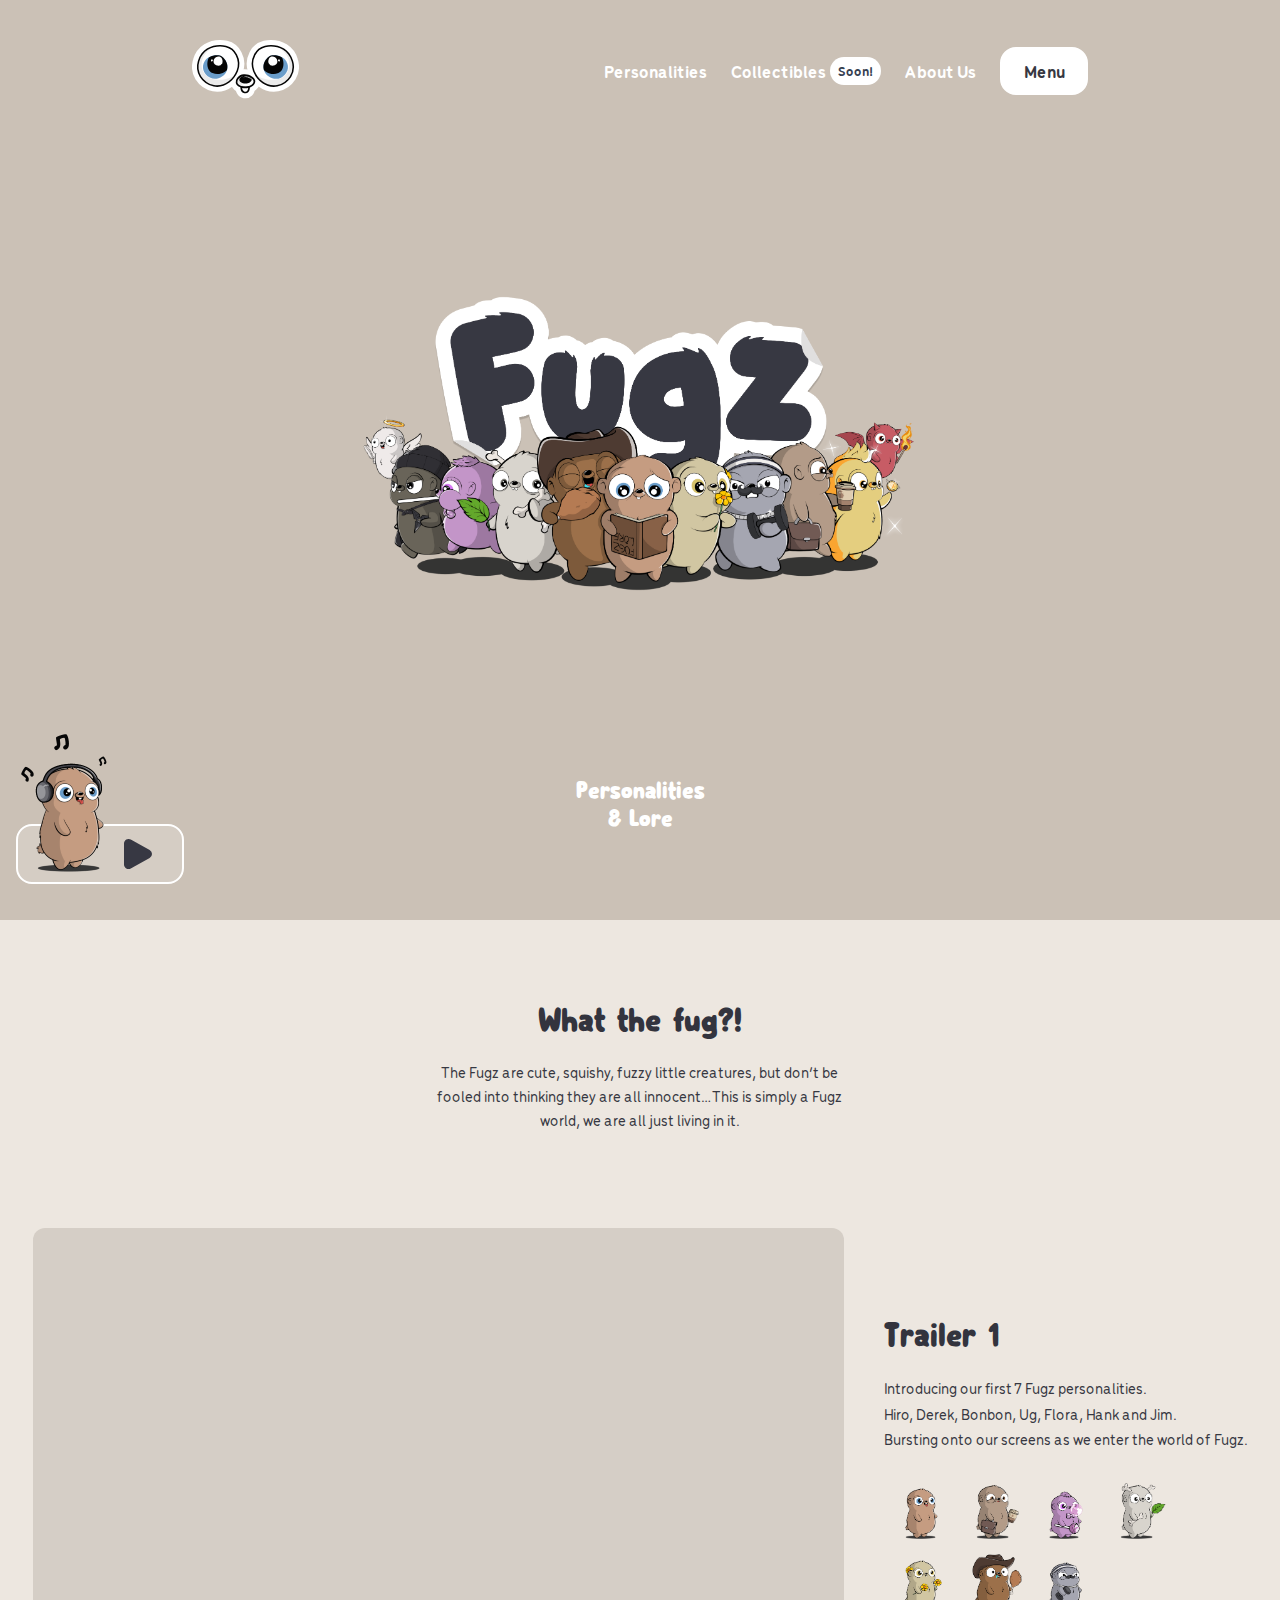
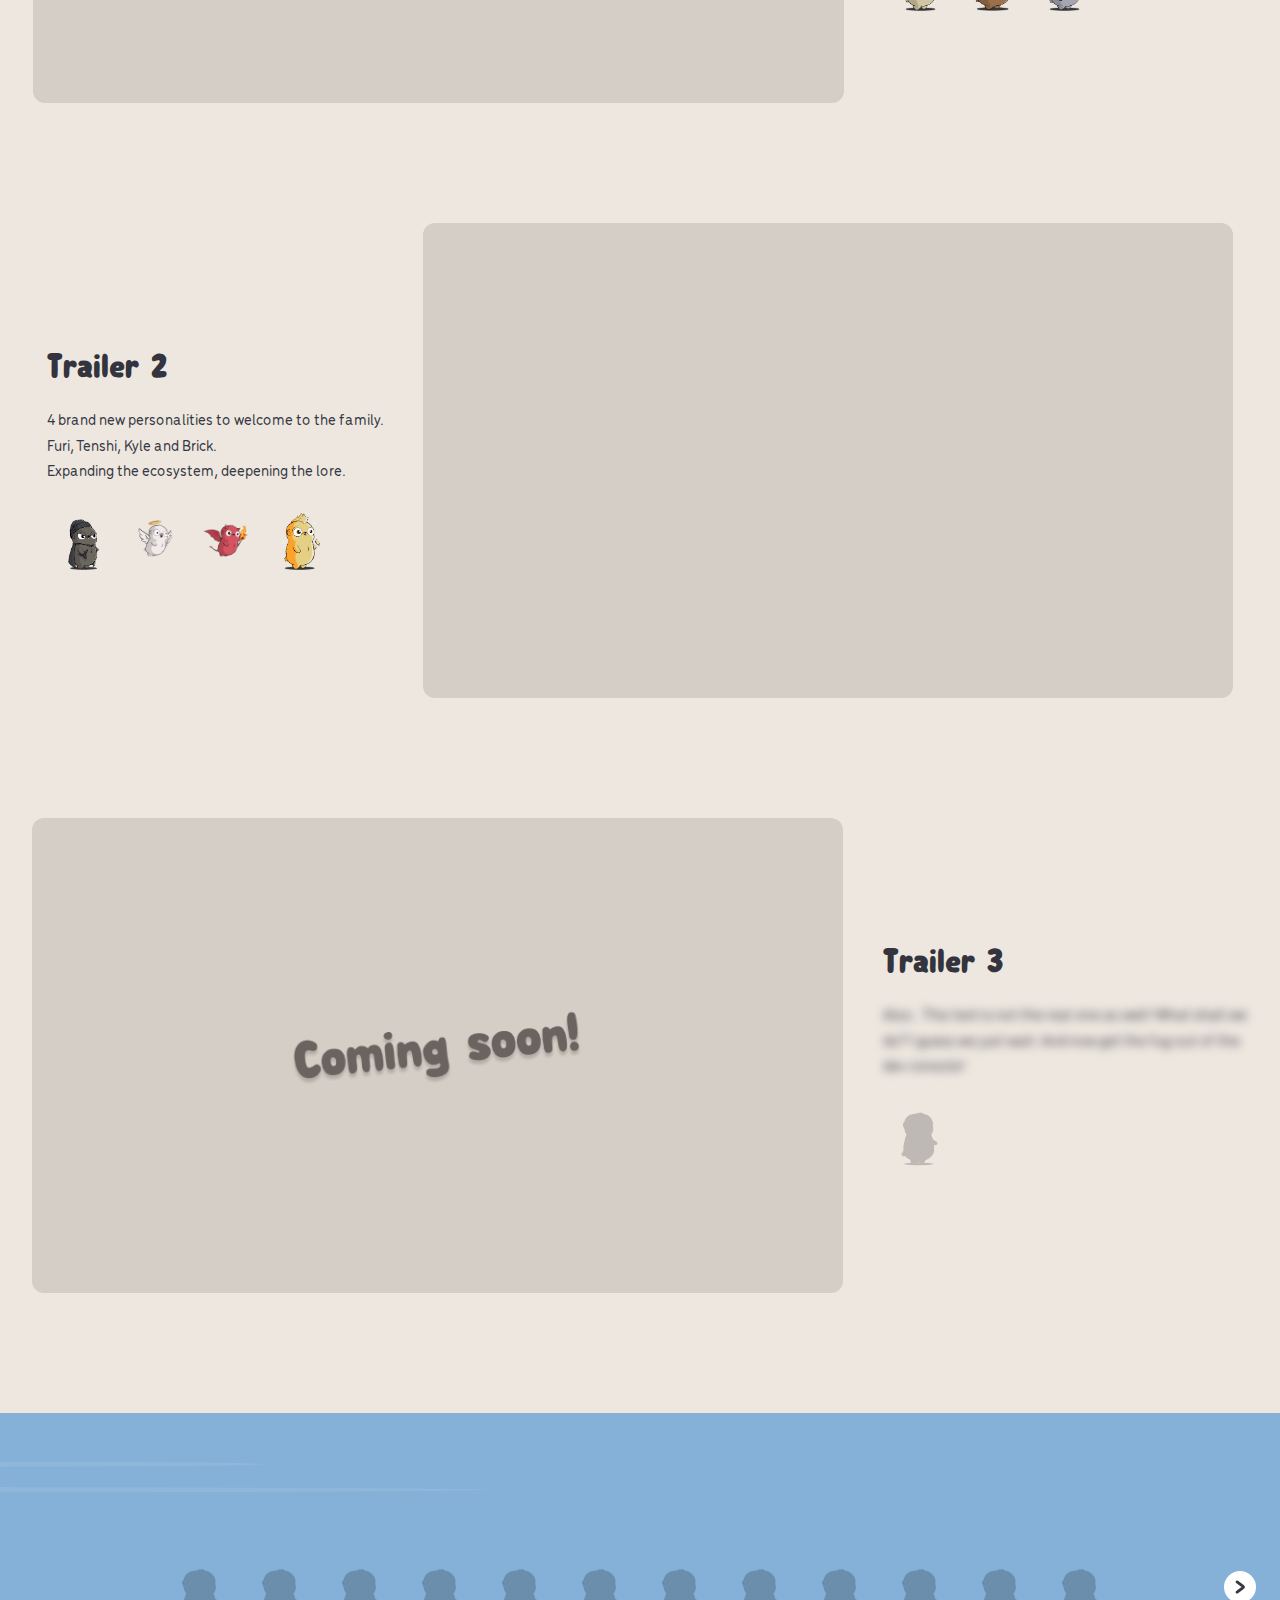
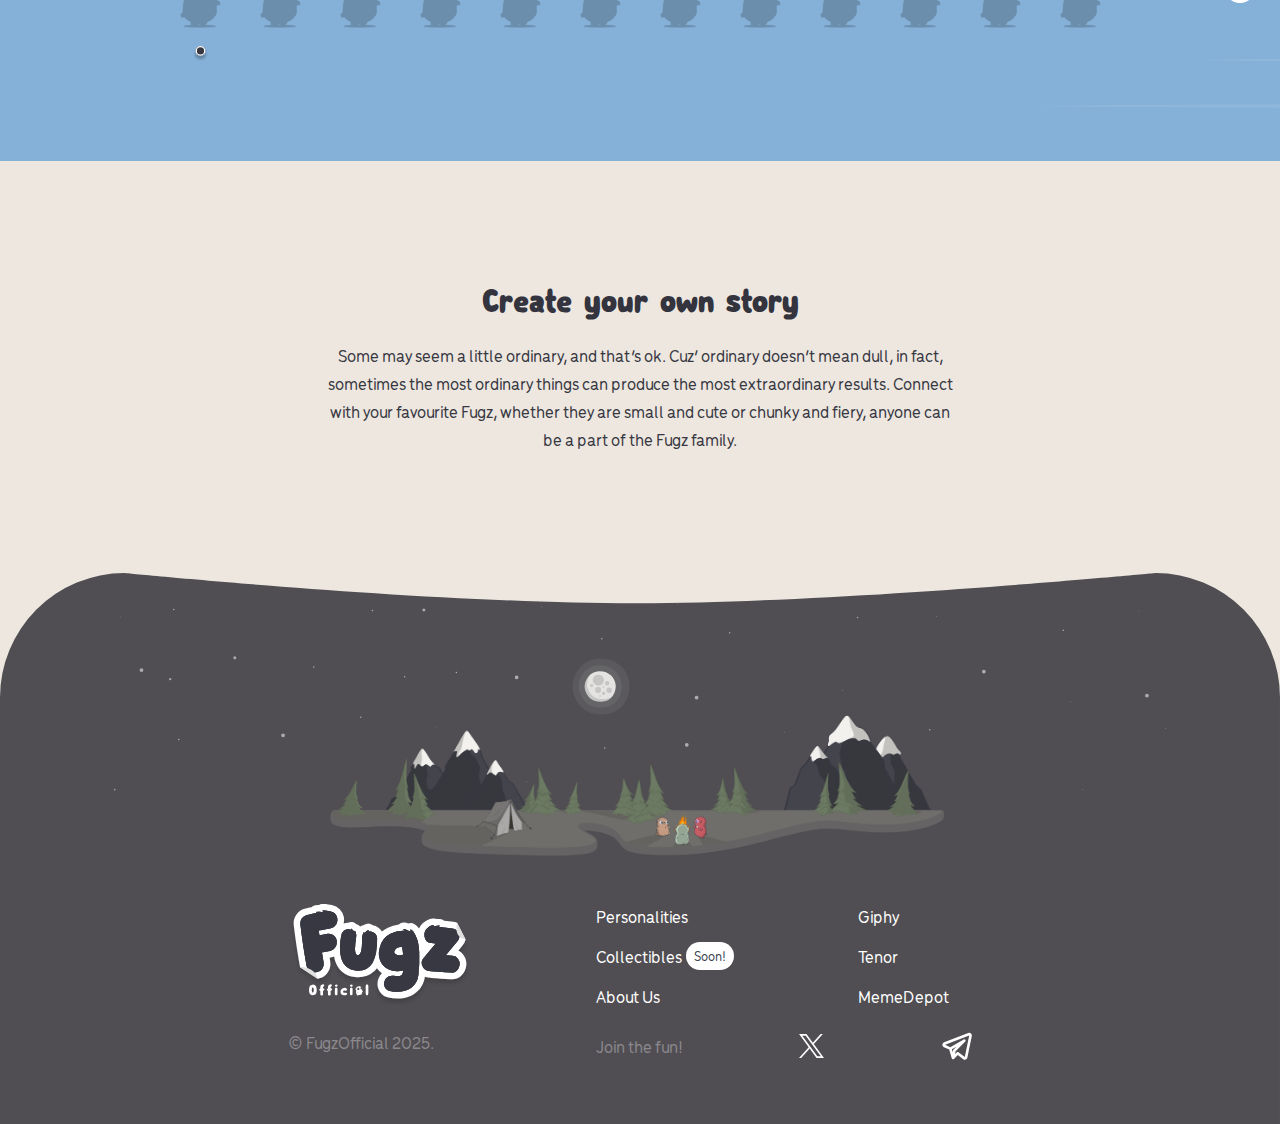
<file: personalities/index.html>
<!DOCTYPE html>
<html>
  <!-- Mirrored from www.fugzofficial.com/personalities/ by HTTrack Website Copier/3.x [XR&CO'2014], Mon, 19 May 2025 20:07:48 GMT -->
  <head>
    <meta charset="utf-8" />
    <meta name="viewport" content="width=device-width, initial-scale=1" />
    <link
      rel="preload"
      as="fetch"
      crossorigin="anonymous"
      href="_payload.json"
    />
    <link rel="icon" type="image/svg+xml" href="images/favicon.ico" />
    <title>Fugz Official - Personalities</title>
    <meta
      name="description"
      content="Fugz aim to inspire and empower creators on this journey, not to build for us, but with us, opening up endless opportunities"
    />
    <style>
      .mobile__menu-mobile {
        background: #44444c;
        flex-direction: column;
        height: 100%;
        left: 0;
        overflow-y: auto;
        padding-left: 1rem;
        padding-right: 1rem;
        padding-top: 2.5rem;
        position: fixed;
        top: 0;
        width: 100%;
      }
      .mobile__menu-head,
      .mobile__menu-mobile {
        display: flex;
        justify-content: space-between;
      }
      .mobile__menu-head {
        align-items: flex-start;
        margin-bottom: 3.5rem;
      }
      .mobile__menu-links {
        display: flex;
        flex-direction: column;
      }
      .mobile__menu-links-item {
        display: flex;
        font-family: MencoMedium;
        font-size: 1.125rem;
        justify-content: space-between;
        line-height: 1.75rem;
        margin-top: 1.75rem;
        position: relative;
        width: 100%;
        --tw-text-opacity: 1;
        color: #fff;
        color: rgb(255 255 255 / var(--tw-text-opacity));
        opacity: 0.4;
      }
      .mobile__menu-links-item:after {
        border-bottom-width: 1px;
        border-color: #6f707c;
        content: "";
        height: 2px;
        left: 0;
        margin-top: 1.25rem;
        position: absolute;
        top: 20px;
        width: 100%;
      }
      .mobile__menu-links-item > img {
        height: 10px;
        margin-bottom: auto;
        margin-top: auto;
        width: 18px;
      }
      .mobile__menu-sign-in {
        display: flex;
        flex-direction: column;
        margin-top: 2.5rem;
        position: relative;
        width: 100%;
      }
      .mobile__menu-sign-in-pfp {
        align-items: center;
        background: #4e4e56;
        border-radius: 1.5rem;
        display: flex;
        height: 145px;
        justify-content: center;
        margin-bottom: 1.25rem;
        opacity: 0.4;
      }
      .mobile__menu-sign-in-button {
        font-family: MencoMedium;
        opacity: 0.4;
      }
      .mobile__menu-mobile-socials {
        display: flex;
        flex-direction: column;
        justify-content: flex-end;
        margin-bottom: 2.5rem;
        margin-left: auto;
        margin-right: auto;
        min-height: 180px;
        width: 100%;
      }
      .mobile__menu-mobile-socials-links {
        align-items: center;
        display: flex;
        font-family: MencoMedium;
        font-size: 15px;
        gap: 1.25rem;
        justify-content: center;
        margin-bottom: 1.25rem;
        --tw-text-opacity: 1;
        color: #fff;
        color: rgb(255 255 255 / var(--tw-text-opacity));
      }
      .mobile__menu-mobile-socials-items {
        align-items: center;
        color: #fff;
        display: flex;
        justify-content: center;
      }
      .mobile__menu-mobile-socials-items > a {
        margin-right: 1.25rem;
      }
      .mobile__menu-close {
        padding: 0.75rem 2rem;
      }
    </style>
    <style>
      @media (min-width: 1024px) {
        .desktop__left,
        .desktop__right {
          width: 50%;
        }
        .desktop__sign-in {
          display: flex;
          flex-direction: column;
          position: relative;
          width: 344px;
        }
        .desktop__sign-in-pfp {
          align-items: center;
          background: #4e4e56;
          border-radius: 1.5rem;
          display: flex;
          height: 145px;
          justify-content: center;
          margin-bottom: 1.25rem;
          opacity: 0.4;
        }
        .desktop__sign-in-button {
          font-family: MencoMedium;
          opacity: 0.4;
        }
        .desktop__sign-in-button:hover {
          background: #6a9dca !important;
        }
        .desktop__links {
          display: flex;
          flex-direction: column;
          margin-left: 1.25rem;
        }
        .desktop__links > a {
          display: flex;
          font-family: MencoMedium;
          font-size: 1.125rem;
          justify-content: space-between;
          line-height: 1.75rem;
          margin-top: 1.75rem;
          position: relative;
          width: 100%;
          --tw-text-opacity: 1;
          color: #fff;
          color: rgb(255 255 255 / var(--tw-text-opacity));
          opacity: 0.4;
        }
        .desktop__links > a:after {
          border-bottom-width: 1px;
          border-color: #6f707c;
          content: "";
          height: 2px;
          left: 0;
          margin-top: 1.25rem;
          position: absolute;
          top: 20px;
          width: 100%;
        }
        .desktop__links > a:hover {
          opacity: 1;
        }
        .desktop__links > a:nth-child(3):hover {
          cursor: default;
          opacity: 0.4;
        }
        .desktop__links > a > img {
          height: 10px;
          margin-bottom: auto;
          margin-top: auto;
          width: 18px;
        }
        .desktop__socials {
          align-items: flex-end;
          display: flex;
          flex-direction: column;
          justify-content: flex-end;
          margin-top: 3.5rem;
          width: 100%;
        }
        .desktop__socials-links {
          display: flex;
          font-family: MencoMedium;
          font-size: 15px;
          gap: 1.25rem;
          margin-bottom: 1.25rem;
          --tw-text-opacity: 1;
          color: #fff;
          color: rgb(255 255 255 / var(--tw-text-opacity));
        }
        .desktop__socials-links > a:hover {
          text-decoration-line: underline;
        }
        .desktop__socials-items {
          align-items: center;
          display: flex;
          font-family: MencoMedium;
          font-size: 15px;
          justify-content: center;
          --tw-text-opacity: 1;
          color: #fff;
          color: rgb(255 255 255 / var(--tw-text-opacity));
        }
        .desktop__socials-items > a {
          margin-right: 1.25rem;
          transition-duration: 0.12s;
          transition-timing-function: cubic-bezier(0.4, 0, 1, 1);
        }
        .desktop__socials-items > a:hover {
          transform: translateY(-0.3rem);
        }
        .desktop__socials-items:first-of-type > a {
          cursor: pointer;
          position: relative;
        }
        .desktop__socials-items:first-of-type > a:hover:after {
          border-bottom-width: 1px;
          bottom: 0;
          content: "";
          left: 0;
          position: absolute;
          width: 100%;
          --tw-border-opacity: 1;
          border-color: #fff;
          border-color: rgb(255 255 255 / var(--tw-border-opacity));
        }
        .desktop__logo {
          margin-top: 3.5rem;
        }
        .desktop__line {
          align-items: center;
          background: transparent
            linear-gradient(270deg, #9e94bd, #5f80a3 37%, #808968) 0 0 no-repeat
            padding-box;
          border-bottom-left-radius: 0.75rem;
          border-bottom-right-radius: 0.75rem;
          border-top-width: 2px;
          bottom: 0;
          display: flex;
          flex-wrap: wrap;
          height: 2.25rem;
          left: 0;
          overflow: hidden;
          position: absolute;
          white-space: nowrap;
          width: 100%;
          --tw-border-opacity: 1;
          border-top-color: #fff;
          border-top-color: rgb(255 255 255 / var(--tw-border-opacity));
          padding-bottom: 0.5rem;
          padding-left: 1.25rem;
          padding-top: 0.5rem;
          --tw-text-opacity: 1;
          color: #fff;
          color: rgb(255 255 255 / var(--tw-text-opacity));
        }
        .desktop__line > * {
          height: 1rem;
        }
      }
      @keyframes scroll {
        0% {
          transform: translateX(0);
        }
        to {
          transform: translateX(-50%);
        }
      }
      .scrolling-text {
        align-items: center;
        animation: scroll 40s linear infinite;
        display: flex;
        justify-content: space-between;
        white-space: nowrap;
      }
      .scrolling-text-detail {
        font-family: MencoMedium;
        margin-right: 1.25rem;
      }
    </style>
    <style>
      .header {
        background-color: transparent;
        display: flex;
        justify-content: space-between;
        padding-left: 1rem;
        padding-right: 1rem;
        padding-top: 2.5rem;
        position: absolute;
        width: 100%;
        z-index: 10;
      }
      .header__menu-trigger {
        font-family: MencoBold;
        height: 48px;
        line-height: 27px;
        transition-duration: 0.12s;
        transition-timing-function: cubic-bezier(0.4, 0, 1, 1);
        width: 88px;
      }
      .header__menu-trigger:hover {
        --tw-translate-y: -0.5rem;
        transform: translate(var(--tw-translate-x), -0.5rem)
          rotate(var(--tw-rotate)) skewX(var(--tw-skew-x))
          skewY(var(--tw-skew-y)) scaleX(var(--tw-scale-x))
          scaleY(var(--tw-scale-y));
        transform: translate(var(--tw-translate-x), var(--tw-translate-y))
          rotate(var(--tw-rotate)) skewX(var(--tw-skew-x))
          skewY(var(--tw-skew-y)) scaleX(var(--tw-scale-x))
          scaleY(var(--tw-scale-y));
      }
      .header__menu-socials {
        display: none;
      }
      .header__menu-mobile {
        background: #44444c;
        display: flex;
        flex-direction: column;
        height: 100%;
        justify-content: space-between;
        left: 0;
        overflow-y: auto;
        padding-left: 1rem;
        padding-right: 1rem;
        padding-top: 2.5rem;
        position: fixed;
        top: 0;
        width: 100%;
      }
      .header__menu-desktop {
        display: none;
      }
      @media (min-width: 1024px) {
        .header {
          padding-left: 12rem;
          padding-right: 12rem;
        }
        .header__menu,
        .header__menu-socials {
          align-items: center;
          display: flex;
        }
        .header__menu-socials {
          height: 100%;
          --tw-text-opacity: 1;
          color: #fff;
          color: rgb(255 255 255 / var(--tw-text-opacity));
        }
        .header__menu-socials-item {
          align-items: center;
          display: flex;
          font-family: MencoBold;
          font-size: 1.125rem;
          line-height: 1.75rem;
          margin-right: 1.5rem;
          transition-duration: 0.12s;
          transition-timing-function: cubic-bezier(0.4, 0, 1, 1);
        }
        .header__menu-socials-item:hover {
          transform: translateY(-0.3rem);
        }
        .header__menu-socials-item:nth-child(2):hover {
          transform: translateY(0);
        }
        .header__menu-mobile {
          display: none;
        }
        .header__menu-desktop {
          background: #44444c;
          border-radius: 0.75rem;
          border-width: 2px;
          display: flex;
          height: 438px;
          margin-right: 16rem;
          margin-top: 120px;
          position: absolute;
          right: 0;
          top: 0;
          width: 848px;
          --tw-border-opacity: 1;
          border-color: #fff;
          border-color: rgb(255 255 255 / var(--tw-border-opacity));
          padding: 2.5rem;
        }
        .header__menu-trigger--close {
          height: 48px;
          padding-bottom: 0.75rem;
          padding-top: 0.75rem;
          transition-duration: 0.12s;
          transition-timing-function: cubic-bezier(0.4, 0, 1, 1);
          width: 88px;
        }
        .header__menu-trigger--close:hover {
          transform: translateY(-0.3rem);
        }
      }
      .fade-enter-active,
      .fade-leave-active {
        transition: opacity 0.25s ease;
      }
      .fade-enter-from,
      .fade-leave-to {
        opacity: 0;
      }
      .slide-enter-active,
      .slide-leave-active {
        transition: all 0.25s ease;
      }
      .slide-enter-from,
      .slide-leave-to {
        transform: translateX(100%);
      }
    </style>
    <style>
      .footer {
        align-items: center;
        background: #ede7e0;
        background-image: url(../layout/footermobilebg.svg);
        background-position: top;
        background-repeat: no-repeat;
        background-size: cover;
        display: flex;
        flex-direction: column;
        padding-top: 30px;
        text-align: center;
        width: 100%;
        --tw-text-opacity: 1;
        color: #fff;
        color: rgb(255 255 255 / var(--tw-text-opacity));
      }
      .footer__info {
        z-index: 10;
      }
      .footer__image-scene {
        margin-bottom: 1.25rem;
        width: 100%;
      }
      .footer__image-logo {
        margin-bottom: 1.25rem;
        width: 184px;
      }
      .footer__copyright {
        color: #8b888e;
        text-align: center;
      }
      .footer__copyright,
      .footer__links {
        font-family: MencoMedium;
        font-size: 1.125rem;
        line-height: 1.75rem;
        margin-bottom: 2.5rem;
      }
      .footer__links {
        display: flex;
        padding: 0 47.5px;
        text-align: left;
        width: 100%;
      }
      .footer__links-block {
        display: flex;
        flex-direction: column;
        margin-bottom: 0.5rem;
      }
      .footer__links-block > a {
        margin-bottom: 0.75rem;
      }
      .footer__links-block > a:hover {
        text-decoration-line: underline;
      }
      .footer__links-block:first-of-type > a:nth-child(2):hover {
        text-decoration-line: none;
      }
      .footer__socials {
        padding-bottom: 60px;
      }
      .footer__socials-headline {
        color: #8b888e;
        font-family: MencoMedium;
        font-size: 1.125rem;
        line-height: 1.75rem;
        margin-bottom: 1.25rem;
      }
      .footer__socials-item {
        margin-right: 1.25rem;
        transition-duration: 0.12s;
        transition-timing-function: cubic-bezier(0.4, 0, 1, 1);
      }
      .footer__socials-item:hover {
        transform: translateY(-0.3rem);
      }
      .footer__bottom {
        display: none;
      }
      @media (min-width: 640px) {
        .footer {
          background-size: cover;
        }
      }
      @media (min-width: 1024px) {
        .footer__image-scene {
          margin-bottom: 0;
          padding: 0 114px;
        }
        .footer__image-logo {
          width: auto;
        }
        .footer__copyright {
          margin-bottom: 0;
          text-align: left;
        }
        .footer__links {
          justify-content: center;
          margin-bottom: 0;
          padding: 0 0 60px;
          width: 705px;
        }
        .footer__links-block {
          margin-right: 124px;
        }
        .footer__links-block:last-of-type {
          margin-right: 0;
        }
        .footer__socials-headline {
          margin-bottom: 0;
        }
      }
    </style>
    <style>
      .hiro__music {
        align-items: center;
        background: hsla(0, 0%, 100%, 0.2);
        border-radius: 1rem;
        border-width: 2px;
        bottom: 1rem;
        display: flex;
        height: 60px;
        justify-content: flex-end;
        padding: 0 30px;
        position: fixed;
        right: 1rem;
        z-index: 40;
        --tw-border-opacity: 1;
        border-color: #fff;
        border-color: rgb(255 255 255 / var(--tw-border-opacity));
      }
      .hiro__music-character {
        display: none;
      }
      @media (min-width: 768px) {
        .hiro__music {
          left: 1rem;
          right: auto;
          width: 168px;
        }
        .hiro__music-character {
          bottom: 0.5rem;
          display: block;
          left: 0;
          position: absolute;
          width: 100px;
        }
      }
    </style>
    <style>
      .slider__wrapper {
        background: #85b1d8;
        overflow: hidden;
        padding: 100px 0;
        transition: all 0.25s ease-in-out;
      }
      .slider__navigate-left,
      .slider__navigate-right {
        align-items: center;
        border-radius: 9999px;
        cursor: pointer;
        display: flex;
        height: 2rem;
        justify-content: center;
        margin-left: 1rem;
        margin-right: 1rem;
        position: absolute;
        width: 2rem;
        --tw-bg-opacity: 1;
        background-color: #fff;
        background-color: rgb(255 255 255 / var(--tw-bg-opacity));
      }
      .slider__navigate-right {
        right: 0;
        top: calc(30% - 1rem);
        z-index: 10;
      }
      .slider__navigate-left {
        left: 0;
        top: calc(30% - 1rem);
        z-index: 10;
      }
      .slider__fugz {
        display: flex;
        position: relative;
        transition: all 0.25s ease-in-out;
        white-space: nowrap;
        width: 100%;
      }
      .slider__fug {
        box-sizing: border-box;
        display: flex;
        flex-direction: column;
        flex-shrink: 0;
        width: 100%;
      }
      .slider__fug-image {
        align-items: center;
        display: flex;
        justify-content: center;
        margin-bottom: 2rem;
        margin-top: 1rem;
        width: 100%;
      }
      .slider__fug-btn {
        display: none;
        font-family: MencoBold;
        margin-bottom: 2rem;
      }
      .slider__fug-description {
        width: 100%;
      }
      .slider__fug-name {
        width: 100%;
        --tw-rotate: -12deg;
        font-size: 3.75rem;
        line-height: 1;
        transform: translate(var(--tw-translate-x), var(--tw-translate-y))
          rotate(-12deg) skewX(var(--tw-skew-x)) skewY(var(--tw-skew-y))
          scaleX(var(--tw-scale-x)) scaleY(var(--tw-scale-y));
        transform: translate(var(--tw-translate-x), var(--tw-translate-y))
          rotate(var(--tw-rotate)) skewX(var(--tw-skew-x))
          skewY(var(--tw-skew-y)) scaleX(var(--tw-scale-x))
          scaleY(var(--tw-scale-y));
      }
      .slider__fug-text {
        background: hsla(0, 0%, 100%, 0.2);
        text-wrap: wrap;
        border-radius: 1rem;
        display: flex;
        font-family: MencoMedium;
        font-size: 1.25rem;
        line-height: 1.5rem;
        margin-left: 1rem;
        margin-right: 1rem;
      }
      .slider__fug-text > img {
        height: 72px;
        margin: auto 0;
        width: 72px;
      }
      .slider__fug-text > p {
        font-size: 1.25rem;
        line-height: 1.5rem;
        padding-bottom: 1.25rem;
        padding-right: 1.25rem;
        padding-top: 1.25rem;
      }
      .slider__fug-traits {
        display: grid;
        gap: 0.75rem;
        grid-template-columns: repeat(3, minmax(212px, 100%));
        margin-bottom: 2rem;
        margin-left: 1rem;
        margin-top: 2rem;
        overflow-x: auto;
      }
      .slider__fug-traits-trait {
        background: hsla(0, 0%, 100%, 0.2);
        border-radius: 1rem;
        padding: 0.5rem 1rem;
        text-align: left;
        width: 100%;
      }
      .slider__fug-traits-item > span:first-of-type {
        font-family: MencoMedium;
        margin-right: 0.5rem;
        opacity: 0.7;
      }
      .slider__fug-traits-item > span:last-of-type {
        font-family: MencoMedium;
        font-size: 1rem;
        line-height: 1.5rem;
      }
      .slider__overview {
        display: grid;
        grid-template-columns: repeat(12, 80px);
        height: 108px;
        justify-content: flex-start;
        overflow-x: auto;
        overflow-y: hidden;
        width: 100%;
      }
      .slider__overview,
      .slider__overview-item {
        align-items: flex-start;
      }
      .slider__overview-item {
        cursor: pointer;
        display: flex;
        height: 100%;
        justify-content: center;
        margin-right: 1rem;
        position: relative;
        width: 80px;
      }
      .slider__overview-item-img {
        width: 100%;
        z-index: 0;
      }
      .slider__overview-item-active {
        bottom: 0;
        position: absolute;
      }
      .slider__overview-item:last-of-type {
        border-right-width: 0;
      }
      @media (min-width: 1024px) {
        .slider__wrapper {
          background-image: url(../images/personalities/slider-background.png);
          padding: 100px 0;
        }
        .slider__navigate-left,
        .slider__navigate-right {
          margin-left: 1.5rem;
          margin-right: 1.5rem;
        }
        .slider__navigate-left,
        .slider__navigate-right {
          top: calc(50% - 1rem);
        }
        .slider__fug {
          flex-direction: row;
          justify-content: center;
        }
        .slider__fug-image {
          flex-direction: column;
          max-width: 572px;
        }
        .slider__fug-description {
          margin-right: 2.5rem;
          padding-left: 1rem;
          padding-right: 1rem;
          text-align: left;
          width: 41.666667%;
        }
        .slider__fug-text {
          margin-left: 0;
          margin-right: 0;
        }
        .slider__fug-name {
          font-size: 6rem;
          line-height: 1;
          margin-bottom: 108px;
          width: 1px;
        }
        .slider__fug-picture {
          margin-top: 108px;
        }
        .slider__fug-btn {
          align-items: center;
          display: flex;
          margin-top: 3.5rem;
        }
        .slider__fug-traits {
          grid-template-columns: repeat(3, minmax(0, 1fr));
          margin-left: 0;
          margin-right: 0;
        }
        .slider__fug-traits-trait {
          padding: 1rem;
        }
        .slider__fug-traits-item {
          line-height: 0.75rem;
        }
        .slider__fug-traits-item > span:first-of-type {
          font-size: 1.125rem;
          line-height: 1.75rem;
        }
        .slider__fug-traits-item > span:last-of-type {
          font-size: 1.25rem;
          line-height: 1.75rem;
        }
        .slider__overview {
          display: flex;
          height: 108px;
          justify-content: center;
          margin-top: 40px;
          width: 100%;
        }
        .slider__overview-item {
          align-items: flex-start;
          cursor: pointer;
          display: flex;
          justify-content: center;
          margin-right: 0;
          width: 80px;
        }
        .slider__overview-item-img {
          width: 100%;
        }
        .slider__overview-item-active {
          bottom: 0;
          position: absolute;
        }
      }
      @media (min-width: 1536px) {
        .slider__navigate-left,
        .slider__navigate-right {
          margin-left: 8rem;
          margin-right: 8rem;
        }
      }
    </style>
    <style>
      .text-blur {
        filter: blur(5px);
      }
      .personalities__start {
        align-items: center;
        background: #cbc1b6;
        display: flex;
        flex-direction: column;
        height: 748px;
        justify-content: center;
        position: relative;
        width: 100%;
      }
      .personalities__start-fugz {
        padding-left: 1rem;
        padding-right: 1rem;
        width: 100%;
      }
      .personalities__start-fugz > img {
        margin: auto;
      }
      .personalities__start-subline {
        bottom: 0;
        font-family: Subscribe;
        font-size: 1.25rem;
        line-height: 1.75rem;
        margin-bottom: 7rem;
        margin-left: auto;
        margin-right: auto;
        position: absolute;
        text-align: center;
        width: 100%;
        --tw-text-opacity: 1;
        color: #fff;
        color: rgb(255 255 255 / var(--tw-text-opacity));
      }
      .personalities__trailers {
        background: #ede7e0;
        display: flex;
        flex-direction: column;
        justify-content: center;
        padding-left: 1rem;
        padding-right: 1rem;
        padding-top: 5rem;
        width: 100%;
      }
      .personalities__trailers-headline {
        color: #33343e;
        font-family: Subscribe;
        font-size: 2.25rem;
        line-height: 2.5rem;
        margin-bottom: 1.25rem;
        margin-left: auto;
        margin-right: auto;
        text-align: center;
      }
      .personalities__trailers-subline {
        color: #373842;
        font-family: MencoMedium;
        font-size: 1rem;
        line-height: 1.5rem;
        margin-bottom: 8rem;
        text-align: center;
      }
      .personalities__trailers-items {
        display: flex;
        flex-direction: column;
      }
      .personalities__trailers-item-headline {
        color: #33343e;
        font-family: Subscribe;
        font-size: 2.25rem;
        line-height: 2.5rem;
        margin-bottom: 1.25rem;
        text-align: center;
      }
      .personalities__trailers-item-subline {
        color: #373842;
        font-family: MencoMedium;
        text-align: center;
      }
      .personalities__trailers-item-thumbnail {
        align-items: center;
        border-radius: 0.75rem;
        display: flex;
        height: 12rem;
        justify-content: center;
        width: 100%;
        --tw-bg-opacity: 1;
        background-color: #d5cec6;
        background-color: rgb(213 206 198 / var(--tw-bg-opacity));
      }
      .personalities__trailers-item-thumbnail > img {
        width: 223px;
      }
      .personalities__trailers-item-thumbnail > iframe {
        border-radius: 0.75rem;
        height: 100%;
        width: 100%;
      }
      .personalities__outro {
        align-items: center;
        background: #ede7e0;
        display: flex;
        flex-direction: column;
        justify-content: center;
        padding: 120px 0;
      }
      .personalities__outro-headline {
        color: #33343e;
        font-family: Subscribe;
        font-size: 2.25rem;
        line-height: 2.5rem;
        margin-bottom: 1.25rem;
        text-align: center;
      }
      .personalities__outro-text {
        color: #373842;
        font-family: MencoMedium;
        font-size: 1.125rem;
        line-height: 1.75rem;
        padding-left: 1rem;
        padding-right: 1rem;
        text-align: center;
        width: 100%;
      }
      @media (min-width: 1024px) {
        .personalities__start {
          background: #cbc1b6;
          height: 920px;
          position: relative;
        }
        .personalities__start-subline {
          font-size: 26px;
          margin-bottom: 5.5rem;
        }
        .personalities__start-fugz {
          width: 100%;
        }
        .personalities__start-fugz > img {
          margin-bottom: 40px;
          margin-left: auto;
          margin-right: auto;
          width: 45%;
        }
        .personalities__trailers {
          align-items: center;
          display: flex;
          flex-direction: column;
          justify-content: center;
          padding-left: 2rem;
          padding-right: 2rem;
        }
        .personalities__trailers-subline {
          margin-bottom: 6rem;
          width: 33.333333%;
        }
        .personalities__trailers-items {
          align-items: center;
          display: flex;
          flex-direction: column;
          justify-content: center;
          width: 100%;
        }
        .personalities__trailers-item {
          display: flex;
          flex-direction: row-reverse;
          justify-content: center;
          margin-bottom: 120px;
          width: 100%;
        }
        .personalities__trailers-item-headline {
          font-size: 2.25rem;
          line-height: 2.5rem;
          margin-bottom: 1.25rem;
          text-align: left;
        }
        .personalities__trailers-item-subline {
          margin-bottom: 1.25rem;
          max-width: 516px;
          text-align: left;
        }
        .personalities__trailers-item-thumbnail {
          height: 475px;
          width: 66.666667%;
        }
        .personalities__trailers-item-thumbnail > img {
          width: 302px;
        }
        .personalities__trailers-item-thumbnail > iframe {
          height: 100%;
          width: 100%;
        }
        .personalities__trailers-item-info {
          margin-bottom: auto;
          margin-top: auto;
        }
        .personalities__trailers-item:nth-child(2) {
          flex-direction: row;
        }
        .personalities__trailers-item:first-child,
        .personalities__trailers-item:nth-child(3) {
          justify-content: center;
        }
        .personalities__trailers-item:first-child
          .personalities__trailers-item-thumbnail,
        .personalities__trailers-item:nth-child(3)
          .personalities__trailers-item-thumbnail {
          flex-shrink: 0;
        }
        .personalities__outro-text {
          padding-left: 1rem;
          padding-right: 1rem;
          width: 660px;
        }
      }
      @media (min-width: 1444px) {
        .personalities__trailers-item-thumbnail {
          height: 475px;
          width: 844px;
        }
        .personalities__trailers-item:nth-child(2) {
          flex-direction: row;
        }
        .personalities__trailers-item:first-child,
        .personalities__trailers-item:nth-child(3) {
          justify-content: center;
        }
        .personalities__trailers-item:first-child
          .personalities__trailers-item-thumbnail,
        .personalities__trailers-item:nth-child(3)
          .personalities__trailers-item-thumbnail {
          flex-shrink: 0;
        }
      }
    </style>
    <style>
      /*! tailwindcss v3.4.1 | MIT License | https://tailwindcss.com*/
      *,
      :after,
      :before {
        border: 0 solid #e5e7eb;
        box-sizing: border-box;
      }
      :after,
      :before {
        --tw-content: "";
      }
      :host,
      html {
        line-height: 1.5;
        -webkit-text-size-adjust: 100%;
        font-family: ui-sans-serif, system-ui, sans-serif, Apple Color Emoji,
          Segoe UI Emoji, Segoe UI Symbol, Noto Color Emoji;
        font-feature-settings: normal;
        font-variation-settings: normal;
        -moz-tab-size: 4;
        -o-tab-size: 4;
        tab-size: 4;
        -webkit-tap-highlight-color: transparent;
      }
      body {
        line-height: inherit;
        margin: 0;
      }
      hr {
        border-top-width: 1px;
        color: inherit;
        height: 0;
      }
      abbr:where([title]) {
        -webkit-text-decoration: underline dotted;
        text-decoration: underline dotted;
      }
      h1,
      h2,
      h3,
      h4,
      h5,
      h6 {
        font-size: inherit;
        font-weight: inherit;
      }
      a {
        color: inherit;
        text-decoration: inherit;
      }
      b,
      strong {
        font-weight: bolder;
      }
      code,
      kbd,
      pre,
      samp {
        font-family: ui-monospace, SFMono-Regular, Menlo, Monaco, Consolas,
          Liberation Mono, Courier New, monospace;
        font-feature-settings: normal;
        font-size: 1em;
        font-variation-settings: normal;
      }
      small {
        font-size: 80%;
      }
      sub,
      sup {
        font-size: 75%;
        line-height: 0;
        position: relative;
        vertical-align: baseline;
      }
      sub {
        bottom: -0.25em;
      }
      sup {
        top: -0.5em;
      }
      table {
        border-collapse: collapse;
        border-color: inherit;
        text-indent: 0;
      }
      button,
      input,
      optgroup,
      select,
      textarea {
        color: inherit;
        font-family: inherit;
        font-feature-settings: inherit;
        font-size: 100%;
        font-variation-settings: inherit;
        font-weight: inherit;
        line-height: inherit;
        margin: 0;
        padding: 0;
      }
      button,
      select {
        text-transform: none;
      }
      [type="button"],
      [type="reset"],
      [type="submit"],
      button {
        -webkit-appearance: button;
        background-color: transparent;
        background-image: none;
      }
      :-moz-focusring {
        outline: auto;
      }
      :-moz-ui-invalid {
        box-shadow: none;
      }
      progress {
        vertical-align: baseline;
      }
      ::-webkit-inner-spin-button,
      ::-webkit-outer-spin-button {
        height: auto;
      }
      [type="search"] {
        -webkit-appearance: textfield;
        outline-offset: -2px;
      }
      ::-webkit-search-decoration {
        -webkit-appearance: none;
      }
      ::-webkit-file-upload-button {
        -webkit-appearance: button;
        font: inherit;
      }
      summary {
        display: list-item;
      }
      blockquote,
      dd,
      dl,
      figure,
      h1,
      h2,
      h3,
      h4,
      h5,
      h6,
      hr,
      p,
      pre {
        margin: 0;
      }
      fieldset {
        margin: 0;
      }
      fieldset,
      legend {
        padding: 0;
      }
      menu,
      ol,
      ul {
        list-style: none;
        margin: 0;
        padding: 0;
      }
      dialog {
        padding: 0;
      }
      textarea {
        resize: vertical;
      }
      input::-moz-placeholder,
      textarea::-moz-placeholder {
        color: #9ca3af;
        opacity: 1;
      }
      input::placeholder,
      textarea::placeholder {
        color: #9ca3af;
        opacity: 1;
      }
      [role="button"],
      button {
        cursor: pointer;
      }
      :disabled {
        cursor: default;
      }
      audio,
      canvas,
      embed,
      iframe,
      img,
      object,
      svg,
      video {
        display: block;
        vertical-align: middle;
      }
      img,
      video {
        height: auto;
        max-width: 100%;
      }
      [hidden] {
        display: none;
      }
      *,
      :after,
      :before {
        --tw-border-spacing-x: 0;
        --tw-border-spacing-y: 0;
        --tw-translate-x: 0;
        --tw-translate-y: 0;
        --tw-rotate: 0;
        --tw-skew-x: 0;
        --tw-skew-y: 0;
        --tw-scale-x: 1;
        --tw-scale-y: 1;
        --tw-pan-x: ;
        --tw-pan-y: ;
        --tw-pinch-zoom: ;
        --tw-scroll-snap-strictness: proximity;
        --tw-gradient-from-position: ;
        --tw-gradient-via-position: ;
        --tw-gradient-to-position: ;
        --tw-ordinal: ;
        --tw-slashed-zero: ;
        --tw-numeric-figure: ;
        --tw-numeric-spacing: ;
        --tw-numeric-fraction: ;
        --tw-ring-inset: ;
        --tw-ring-offset-width: 0px;
        --tw-ring-offset-color: #fff;
        --tw-ring-color: rgba(59, 130, 246, 0.5);
        --tw-ring-offset-shadow: 0 0 #0000;
        --tw-ring-shadow: 0 0 #0000;
        --tw-shadow: 0 0 #0000;
        --tw-shadow-colored: 0 0 #0000;
        --tw-blur: ;
        --tw-brightness: ;
        --tw-contrast: ;
        --tw-grayscale: ;
        --tw-hue-rotate: ;
        --tw-invert: ;
        --tw-saturate: ;
        --tw-sepia: ;
        --tw-drop-shadow: ;
        --tw-backdrop-blur: ;
        --tw-backdrop-brightness: ;
        --tw-backdrop-contrast: ;
        --tw-backdrop-grayscale: ;
        --tw-backdrop-hue-rotate: ;
        --tw-backdrop-invert: ;
        --tw-backdrop-opacity: ;
        --tw-backdrop-saturate: ;
        --tw-backdrop-sepia: ;
      }
      ::backdrop {
        --tw-border-spacing-x: 0;
        --tw-border-spacing-y: 0;
        --tw-translate-x: 0;
        --tw-translate-y: 0;
        --tw-rotate: 0;
        --tw-skew-x: 0;
        --tw-skew-y: 0;
        --tw-scale-x: 1;
        --tw-scale-y: 1;
        --tw-pan-x: ;
        --tw-pan-y: ;
        --tw-pinch-zoom: ;
        --tw-scroll-snap-strictness: proximity;
        --tw-gradient-from-position: ;
        --tw-gradient-via-position: ;
        --tw-gradient-to-position: ;
        --tw-ordinal: ;
        --tw-slashed-zero: ;
        --tw-numeric-figure: ;
        --tw-numeric-spacing: ;
        --tw-numeric-fraction: ;
        --tw-ring-inset: ;
        --tw-ring-offset-width: 0px;
        --tw-ring-offset-color: #fff;
        --tw-ring-color: rgba(59, 130, 246, 0.5);
        --tw-ring-offset-shadow: 0 0 #0000;
        --tw-ring-shadow: 0 0 #0000;
        --tw-shadow: 0 0 #0000;
        --tw-shadow-colored: 0 0 #0000;
        --tw-blur: ;
        --tw-brightness: ;
        --tw-contrast: ;
        --tw-grayscale: ;
        --tw-hue-rotate: ;
        --tw-invert: ;
        --tw-saturate: ;
        --tw-sepia: ;
        --tw-drop-shadow: ;
        --tw-backdrop-blur: ;
        --tw-backdrop-brightness: ;
        --tw-backdrop-contrast: ;
        --tw-backdrop-grayscale: ;
        --tw-backdrop-hue-rotate: ;
        --tw-backdrop-invert: ;
        --tw-backdrop-opacity: ;
        --tw-backdrop-saturate: ;
        --tw-backdrop-sepia: ;
      }
      .fixed {
        position: fixed;
      }
      .absolute {
        position: absolute;
      }
      .relative {
        position: relative;
      }
      .-bottom-14 {
        bottom: -3.5rem;
      }
      .-bottom-5 {
        bottom: -1.25rem;
      }
      .-bottom-6 {
        bottom: -1.5rem;
      }
      .bottom-0 {
        bottom: 0;
      }
      .bottom-2 {
        bottom: 0.5rem;
      }
      .bottom-4 {
        bottom: 1rem;
      }
      .left-0 {
        left: 0;
      }
      .left-2\/4 {
        left: 50%;
      }
      .left-4 {
        left: 1rem;
      }
      .right-0 {
        right: 0;
      }
      .right-4 {
        right: 1rem;
      }
      .right-auto {
        right: auto;
      }
      .top-0 {
        top: 0;
      }
      .z-0 {
        z-index: 0;
      }
      .z-10 {
        z-index: 10;
      }
      .z-20 {
        z-index: 20;
      }
      .z-40 {
        z-index: 40;
      }
      .z-50 {
        z-index: 50;
      }
      .m-auto {
        margin: auto;
      }
      .mx-0 {
        margin-left: 0;
        margin-right: 0;
      }
      .mx-3 {
        margin-left: 0.75rem;
        margin-right: 0.75rem;
      }
      .mx-32 {
        margin-left: 8rem;
        margin-right: 8rem;
      }
      .mx-4 {
        margin-left: 1rem;
        margin-right: 1rem;
      }
      .mx-6 {
        margin-left: 1.5rem;
        margin-right: 1.5rem;
      }
      .mx-8 {
        margin-left: 2rem;
        margin-right: 2rem;
      }
      .mx-auto {
        margin-left: auto;
        margin-right: auto;
      }
      .my-0 {
        margin-bottom: 0;
        margin-top: 0;
      }
      .my-8 {
        margin-bottom: 2rem;
        margin-top: 2rem;
      }
      .my-auto {
        margin-bottom: auto;
        margin-top: auto;
      }
      .\!mb-5 {
        margin-bottom: 1.25rem !important;
      }
      .\!mb-8 {
        margin-bottom: 2rem !important;
      }
      .\!mt-0 {
        margin-top: 0 !important;
      }
      .mb-0 {
        margin-bottom: 0;
      }
      .mb-10 {
        margin-bottom: 2.5rem;
      }
      .mb-12 {
        margin-bottom: 3rem;
      }
      .mb-14 {
        margin-bottom: 3.5rem;
      }
      .mb-16 {
        margin-bottom: 4rem;
      }
      .mb-2 {
        margin-bottom: 0.5rem;
      }
      .mb-20 {
        margin-bottom: 5rem;
      }
      .mb-24 {
        margin-bottom: 6rem;
      }
      .mb-28 {
        margin-bottom: 7rem;
      }
      .mb-3 {
        margin-bottom: 0.75rem;
      }
      .mb-32 {
        margin-bottom: 8rem;
      }
      .mb-4 {
        margin-bottom: 1rem;
      }
      .mb-5 {
        margin-bottom: 1.25rem;
      }
      .mb-6 {
        margin-bottom: 1.5rem;
      }
      .mb-8 {
        margin-bottom: 2rem;
      }
      .ml-0 {
        margin-left: 0;
      }
      .ml-2 {
        margin-left: 0.5rem;
      }
      .ml-2\.5 {
        margin-left: 0.625rem;
      }
      .ml-4 {
        margin-left: 1rem;
      }
      .ml-5 {
        margin-left: 1.25rem;
      }
      .mr-0 {
        margin-right: 0;
      }
      .mr-10 {
        margin-right: 2.5rem;
      }
      .mr-14 {
        margin-right: 3.5rem;
      }
      .mr-2 {
        margin-right: 0.5rem;
      }
      .mr-4 {
        margin-right: 1rem;
      }
      .mr-5 {
        margin-right: 1.25rem;
      }
      .mr-6 {
        margin-right: 1.5rem;
      }
      .mr-64 {
        margin-right: 16rem;
      }
      .mt-10 {
        margin-top: 2.5rem;
      }
      .mt-12 {
        margin-top: 3rem;
      }
      .mt-14 {
        margin-top: 3.5rem;
      }
      .mt-16 {
        margin-top: 4rem;
      }
      .mt-3 {
        margin-top: 0.75rem;
      }
      .mt-4 {
        margin-top: 1rem;
      }
      .mt-48 {
        margin-top: 12rem;
      }
      .mt-5 {
        margin-top: 1.25rem;
      }
      .mt-6 {
        margin-top: 1.5rem;
      }
      .mt-7 {
        margin-top: 1.75rem;
      }
      .mt-8 {
        margin-top: 2rem;
      }
      .mt-9 {
        margin-top: 2.25rem;
      }
      .block {
        display: block;
      }
      .flex {
        display: flex;
      }
      .grid {
        display: grid;
      }
      .\!hidden {
        display: none !important;
      }
      .hidden {
        display: none;
      }
      .h-10 {
        height: 2.5rem;
      }
      .h-12 {
        height: 3rem;
      }
      .h-20 {
        height: 5rem;
      }
      .h-4 {
        height: 1rem;
      }
      .h-44 {
        height: 11rem;
      }
      .h-48 {
        height: 12rem;
      }
      .h-5 {
        height: 1.25rem;
      }
      .h-6 {
        height: 1.5rem;
      }
      .h-8 {
        height: 2rem;
      }
      .h-9 {
        height: 2.25rem;
      }
      .h-96 {
        height: 24rem;
      }
      .h-\[144px\] {
        height: 144px;
      }
      .h-\[30px\] {
        height: 30px;
      }
      .h-\[72px\] {
        height: 72px;
      }
      .h-full {
        height: 100%;
      }
      .h-screen {
        height: 100vh;
      }
      .min-h-fit {
        min-height: -moz-fit-content;
        min-height: fit-content;
      }
      .w-1\/12 {
        width: 8.333333%;
      }
      .w-1\/2 {
        width: 50%;
      }
      .w-1\/3 {
        width: 33.333333%;
      }
      .w-1\/4 {
        width: 25%;
      }
      .w-10\/12 {
        width: 83.333333%;
      }
      .w-2\/3 {
        width: 66.666667%;
      }
      .w-2\/5 {
        width: 40%;
      }
      .w-3\/5 {
        width: 60%;
      }
      .w-4\/5 {
        width: 80%;
      }
      .w-5\/12 {
        width: 41.666667%;
      }
      .w-6 {
        width: 1.5rem;
      }
      .w-7\/12 {
        width: 58.333333%;
      }
      .w-8 {
        width: 2rem;
      }
      .w-8\/12 {
        width: 66.666667%;
      }
      .w-auto {
        width: auto;
      }
      .w-full {
        width: 100%;
      }
      .w-min {
        width: -moz-min-content;
        width: min-content;
      }
      .w-screen {
        width: 100vw;
      }
      .min-w-\[184px\] {
        min-width: 184px;
      }
      .flex-shrink-0,
      .shrink-0 {
        flex-shrink: 0;
      }
      .grow {
        flex-grow: 1;
      }
      .-translate-x-1\/2 {
        --tw-translate-x: -50%;
        transform: translate(-50%, var(--tw-translate-y))
          rotate(var(--tw-rotate)) skewX(var(--tw-skew-x))
          skewY(var(--tw-skew-y)) scaleX(var(--tw-scale-x))
          scaleY(var(--tw-scale-y));
        transform: translate(var(--tw-translate-x), var(--tw-translate-y))
          rotate(var(--tw-rotate)) skewX(var(--tw-skew-x))
          skewY(var(--tw-skew-y)) scaleX(var(--tw-scale-x))
          scaleY(var(--tw-scale-y));
      }
      .-translate-y-2 {
        --tw-translate-y: -0.5rem;
        transform: translate(var(--tw-translate-x), -0.5rem)
          rotate(var(--tw-rotate)) skewX(var(--tw-skew-x))
          skewY(var(--tw-skew-y)) scaleX(var(--tw-scale-x))
          scaleY(var(--tw-scale-y));
        transform: translate(var(--tw-translate-x), var(--tw-translate-y))
          rotate(var(--tw-rotate)) skewX(var(--tw-skew-x))
          skewY(var(--tw-skew-y)) scaleX(var(--tw-scale-x))
          scaleY(var(--tw-scale-y));
      }
      .-rotate-12 {
        --tw-rotate: -12deg;
        transform: translate(var(--tw-translate-x), var(--tw-translate-y))
          rotate(-12deg) skewX(var(--tw-skew-x)) skewY(var(--tw-skew-y))
          scaleX(var(--tw-scale-x)) scaleY(var(--tw-scale-y));
        transform: translate(var(--tw-translate-x), var(--tw-translate-y))
          rotate(var(--tw-rotate)) skewX(var(--tw-skew-x))
          skewY(var(--tw-skew-y)) scaleX(var(--tw-scale-x))
          scaleY(var(--tw-scale-y));
      }
      .rotate-180 {
        --tw-rotate: 180deg;
        transform: translate(var(--tw-translate-x), var(--tw-translate-y))
          rotate(180deg) skewX(var(--tw-skew-x)) skewY(var(--tw-skew-y))
          scaleX(var(--tw-scale-x)) scaleY(var(--tw-scale-y));
      }
      .rotate-180,
      .transform {
        transform: translate(var(--tw-translate-x), var(--tw-translate-y))
          rotate(var(--tw-rotate)) skewX(var(--tw-skew-x))
          skewY(var(--tw-skew-y)) scaleX(var(--tw-scale-x))
          scaleY(var(--tw-scale-y));
      }
      .cursor-default {
        cursor: default;
      }
      .cursor-pointer {
        cursor: pointer;
      }
      .grid-cols-2 {
        grid-template-columns: repeat(2, minmax(0, 1fr));
      }
      .grid-cols-3 {
        grid-template-columns: repeat(3, minmax(0, 1fr));
      }
      .flex-row {
        flex-direction: row;
      }
      .flex-row-reverse {
        flex-direction: row-reverse;
      }
      .flex-col {
        flex-direction: column;
      }
      .flex-wrap {
        flex-wrap: wrap;
      }
      .place-items-center {
        place-items: center;
      }
      .items-start {
        align-items: flex-start;
      }
      .items-end {
        align-items: flex-end;
      }
      .items-center {
        align-items: center;
      }
      .justify-start {
        justify-content: flex-start;
      }
      .justify-end {
        justify-content: flex-end;
      }
      .justify-center {
        justify-content: center;
      }
      .justify-between {
        justify-content: space-between;
      }
      .gap-3 {
        gap: 0.75rem;
      }
      .gap-4 {
        gap: 1rem;
      }
      .gap-5 {
        gap: 1.25rem;
      }
      .overflow-hidden {
        overflow: hidden;
      }
      .overflow-x-auto {
        overflow-x: auto;
      }
      .overflow-y-auto {
        overflow-y: auto;
      }
      .overflow-y-hidden {
        overflow-y: hidden;
      }
      .whitespace-nowrap {
        white-space: nowrap;
      }
      .text-wrap {
        text-wrap: wrap;
      }
      .rounded-2xl {
        border-radius: 1rem;
      }
      .rounded-3xl {
        border-radius: 1.5rem;
      }
      .rounded-full {
        border-radius: 9999px;
      }
      .rounded-lg {
        border-radius: 0.5rem;
      }
      .rounded-md {
        border-radius: 0.375rem;
      }
      .rounded-xl {
        border-radius: 0.75rem;
      }
      .rounded-b-xl {
        border-bottom-left-radius: 0.75rem;
        border-bottom-right-radius: 0.75rem;
      }
      .border {
        border-width: 1px;
      }
      .border-2 {
        border-width: 2px;
      }
      .border-4 {
        border-width: 4px;
      }
      .border-b {
        border-bottom-width: 1px;
      }
      .border-r-0 {
        border-right-width: 0;
      }
      .border-t-2 {
        border-top-width: 2px;
      }
      .border-white {
        --tw-border-opacity: 1;
        border-color: #fff;
        border-color: rgb(255 255 255 / var(--tw-border-opacity));
      }
      .border-t-white {
        --tw-border-opacity: 1;
        border-top-color: #fff;
        border-top-color: rgb(255 255 255 / var(--tw-border-opacity));
      }
      .bg-\[\#D5CEC6\] {
        --tw-bg-opacity: 1;
        background-color: #d5cec6;
        background-color: rgb(213 206 198 / var(--tw-bg-opacity));
      }
      .bg-transparent {
        background-color: transparent;
      }
      .bg-white {
        --tw-bg-opacity: 1;
        background-color: #fff;
        background-color: rgb(255 255 255 / var(--tw-bg-opacity));
      }
      .p-10 {
        padding: 2.5rem;
      }
      .p-4 {
        padding: 1rem;
      }
      .px-12 {
        padding-left: 3rem;
        padding-right: 3rem;
      }
      .px-3 {
        padding-left: 0.75rem;
        padding-right: 0.75rem;
      }
      .px-4 {
        padding-left: 1rem;
        padding-right: 1rem;
      }
      .px-48 {
        padding-left: 12rem;
        padding-right: 12rem;
      }
      .px-5 {
        padding-left: 1.25rem;
        padding-right: 1.25rem;
      }
      .px-8 {
        padding-left: 2rem;
        padding-right: 2rem;
      }
      .py-0 {
        padding-bottom: 0;
        padding-top: 0;
      }
      .py-1 {
        padding-bottom: 0.25rem;
        padding-top: 0.25rem;
      }
      .py-1\.5 {
        padding-bottom: 0.375rem;
        padding-top: 0.375rem;
      }
      .py-10 {
        padding-bottom: 2.5rem;
        padding-top: 2.5rem;
      }
      .py-2 {
        padding-bottom: 0.5rem;
        padding-top: 0.5rem;
      }
      .py-20 {
        padding-bottom: 5rem;
        padding-top: 5rem;
      }
      .py-3 {
        padding-bottom: 0.75rem;
        padding-top: 0.75rem;
      }
      .py-32 {
        padding-bottom: 8rem;
        padding-top: 8rem;
      }
      .py-5 {
        padding-bottom: 1.25rem;
        padding-top: 1.25rem;
      }
      .pb-0 {
        padding-bottom: 0;
      }
      .pb-20 {
        padding-bottom: 5rem;
      }
      .pb-8 {
        padding-bottom: 2rem;
      }
      .pl-10 {
        padding-left: 2.5rem;
      }
      .pl-5 {
        padding-left: 1.25rem;
      }
      .pr-12 {
        padding-right: 3rem;
      }
      .pr-36 {
        padding-right: 9rem;
      }
      .pr-5 {
        padding-right: 1.25rem;
      }
      .pt-0 {
        padding-top: 0;
      }
      .pt-10 {
        padding-top: 2.5rem;
      }
      .pt-16 {
        padding-top: 4rem;
      }
      .pt-20 {
        padding-top: 5rem;
      }
      .pt-24 {
        padding-top: 6rem;
      }
      .text-left {
        text-align: left;
      }
      .text-center {
        text-align: center;
      }
      .text-right {
        text-align: right;
      }
      .text-2xl {
        font-size: 1.5rem;
        line-height: 2rem;
      }
      .text-3xl {
        font-size: 1.875rem;
        line-height: 2.25rem;
      }
      .text-4xl {
        font-size: 2.25rem;
        line-height: 2.5rem;
      }
      .text-5xl {
        font-size: 3rem;
        line-height: 1;
      }
      .text-6xl {
        font-size: 3.75rem;
        line-height: 1;
      }
      .text-8xl {
        font-size: 6rem;
        line-height: 1;
      }
      .text-base {
        font-size: 1rem;
        line-height: 1.5rem;
      }
      .text-lg {
        font-size: 1.125rem;
      }
      .text-lg,
      .text-xl {
        line-height: 1.75rem;
      }
      .text-xl {
        font-size: 1.25rem;
      }
      .font-bold {
        font-weight: 700;
      }
      .leading-3 {
        line-height: 0.75rem;
      }
      .leading-6 {
        line-height: 1.5rem;
      }
      .text-gray-300 {
        --tw-text-opacity: 1;
        color: #d1d5db;
        color: rgb(209 213 219 / var(--tw-text-opacity));
      }
      .text-primary {
        --tw-text-opacity: 1;
        color: #33343e;
        color: rgb(51 52 62 / var(--tw-text-opacity));
      }
      .text-white {
        --tw-text-opacity: 1;
        color: #fff;
        color: rgb(255 255 255 / var(--tw-text-opacity));
      }
      .underline {
        text-decoration-line: underline;
      }
      .no-underline {
        text-decoration-line: none;
      }
      .opacity-100 {
        opacity: 1;
      }
      .opacity-40 {
        opacity: 0.4;
      }
      .opacity-70 {
        opacity: 0.7;
      }
      .shadow-lg {
        --tw-shadow: 0 10px 15px -3px rgba(0, 0, 0, 0.1),
          0 4px 6px -4px rgba(0, 0, 0, 0.1);
        --tw-shadow-colored: 0 10px 15px -3px var(--tw-shadow-color),
          0 4px 6px -4px var(--tw-shadow-color);
        box-shadow: 0 0 #0000, 0 0 #0000, 0 10px 15px -3px rgba(0, 0, 0, 0.1),
          0 4px 6px -4px rgba(0, 0, 0, 0.1);
        box-shadow: var(--tw-ring-offset-shadow, 0 0 #0000),
          var(--tw-ring-shadow, 0 0 #0000), var(--tw-shadow);
      }
      .blur {
        --tw-blur: blur(8px);
        filter: blur(8px) var(--tw-brightness) var(--tw-contrast)
          var(--tw-grayscale) var(--tw-hue-rotate) var(--tw-invert)
          var(--tw-saturate) var(--tw-sepia) var(--tw-drop-shadow);
      }
      .blur,
      .filter {
        filter: var(--tw-blur) var(--tw-brightness) var(--tw-contrast)
          var(--tw-grayscale) var(--tw-hue-rotate) var(--tw-invert)
          var(--tw-saturate) var(--tw-sepia) var(--tw-drop-shadow);
      }
      .transition {
        transition-duration: 0.15s;
        transition-property: color, background-color, border-color,
          text-decoration-color, fill, stroke, opacity, box-shadow, transform,
          filter, -webkit-backdrop-filter;
        transition-property: color, background-color, border-color,
          text-decoration-color, fill, stroke, opacity, box-shadow, transform,
          filter, backdrop-filter;
        transition-property: color, background-color, border-color,
          text-decoration-color, fill, stroke, opacity, box-shadow, transform,
          filter, backdrop-filter, -webkit-backdrop-filter;
        transition-timing-function: cubic-bezier(0.4, 0, 0.2, 1);
      }
      .transition-all {
        transition-duration: 0.15s;
        transition-property: all;
        transition-timing-function: cubic-bezier(0.4, 0, 0.2, 1);
      }
      .transition-transform {
        transition-property: transform;
        transition-timing-function: cubic-bezier(0.4, 0, 0.2, 1);
      }
      .duration-150,
      .transition-transform {
        transition-duration: 0.15s;
      }
      .duration-200 {
        transition-duration: 0.2s;
      }
      .duration-500 {
        transition-duration: 0.5s;
      }
      .duration-75 {
        transition-duration: 75ms;
      }
      .ease-in {
        transition-timing-function: cubic-bezier(0.4, 0, 1, 1);
      }
      .ease-in-out {
        transition-timing-function: cubic-bezier(0.4, 0, 0.2, 1);
      }
      @media (min-width: 768px) {
        .md\:block {
          display: block;
        }
        .md\:flex {
          display: flex;
        }
        .md\:hidden {
          display: none;
        }
        .md\:flex-row {
          flex-direction: row;
        }
      }
      @media (min-width: 1024px) {
        .lg\:mr-10 {
          margin-right: 2.5rem;
        }
        .lg\:block {
          display: block;
        }
        .lg\:\!flex {
          display: flex !important;
        }
        .lg\:flex {
          display: flex;
        }
        .lg\:hidden {
          display: none;
        }
        .lg\:h-\[72px\] {
          height: 72px;
        }
        .lg\:w-2\/4 {
          width: 50%;
        }
        .lg\:flex-col {
          flex-direction: column;
        }
        .lg\:justify-normal {
          justify-content: normal;
        }
        .lg\:justify-between {
          justify-content: space-between;
        }
        .lg\:pl-10 {
          padding-left: 2.5rem;
        }
      }
    </style>
    <style>
      @font-face {
        font-family: Subscribe;
        font-style: normal;
        font-weight: 400;
        src: url(../_nuxt/Subscribe.NmcHPSem.ttf) format("truetype");
      }
      @font-face {
        font-family: MencoBold;
        font-style: normal;
        font-weight: 700;
        src: url(../_nuxt/MencoBold.P67yvaEU.ttf) format("truetype");
      }
      @font-face {
        font-family: MencoMedium;
        font-style: normal;
        font-weight: 400;
        src: url(../_nuxt/MencoMedium.kjrSyPgI.ttf) format("truetype");
      }
      *,
      :after,
      :before {
        box-sizing: border-box;
      }
      blockquote,
      body,
      dd,
      dl,
      figure,
      h1,
      h2,
      h3,
      h4,
      h5,
      h6,
      ol,
      p,
      ul {
        margin: 0;
        padding: 0;
      }
      body {
        font-family: Subscribe;
        font-size: 16px;
        line-height: 1.6;
      }
      ol,
      ul {
        list-style: none;
      }
      a {
        color: inherit;
        text-decoration: none;
      }
      button,
      input,
      optgroup,
      select,
      textarea {
        color: inherit;
        font: inherit;
        margin: 0;
      }
      button {
        overflow: visible;
      }
      pre {
        overflow: auto;
      }
      input,
      select,
      textarea {
        vertical-align: middle;
      }
      img {
        display: block;
        height: auto;
        max-width: 100%;
      }
      table {
        border-collapse: collapse;
        border-spacing: 0;
      }
      html {
        box-sizing: border-box;
      }
      ::-moz-selection {
        background-color: #a5d8ff;
        color: #000;
      }
      ::selection {
        background-color: #a5d8ff;
        color: #000;
      }
      .color-Hiro {
        color: #fff;
        fill: #fff;
      }
      .color-Derek {
        color: #433c37;
        fill: #433c37;
      }
      .color-Bonbon {
        color: #fff;
        fill: #fff;
      }
      .color-Ug {
        color: #403f3a;
        fill: #403f3a;
      }
      .color-Flora {
        color: #39362d;
        fill: #39362d;
      }
      .color-Hank {
        color: #31251f;
        fill: #31251f;
      }
      .color-Furi,
      .color-Jim {
        color: #fff;
        fill: #fff;
      }
      .color-Tenshi {
        color: #343232;
        fill: #343232;
      }
      .color-Kyle {
        color: #fff;
        fill: #fff;
      }
      .color-Brick {
        color: #33210a;
        fill: #33210a;
      }
      .color-Lumina {
        color: #573445;
        fill: #573445;
      }
      .stroke-Hiro {
        stroke: #fff;
      }
      .stroke-Derek {
        stroke: #433c37;
      }
      .stroke-Bonbon {
        stroke: #fff;
      }
      .stroke-Ug {
        stroke: #403f3a;
      }
      .stroke-Flora {
        stroke: #39362d;
      }
      .stroke-Hank {
        stroke: #31251f;
      }
      .stroke-Furi,
      .stroke-Jim {
        stroke: #fff;
      }
      .stroke-Tenshi {
        stroke: #343232;
      }
      .stroke-Kyle {
        stroke: #fff;
      }
      .stroke-Brick {
        stroke: #33210a;
      }
      .stroke-Lumina {
        stroke: #573445;
      }
      .active-route {
        opacity: 1 !important;
      }
      .menco-med {
        font-family: MencoMedium;
      }
      .soon-badge {
        background: #fff;
        border-radius: 9999px;
        color: #374151;
        font-size: 14px;
        margin-left: 0.25rem;
        padding: 0 0.5rem;
      }
      .scale-up {
        animation: scaleUp 0.8s ease-in-out;
      }
      @keyframes scaleUp {
        0% {
          transform: scale(0.8);
        }
        50% {
          transform: scale(1.2);
        }
        to {
          transform: scale(1);
        }
      }
    </style>
    <style>
      .loading-screen {
        background: #d9d4cd;
        display: grid;
        height: 100vh;
        left: 0;
        place-items: center;
        position: fixed;
        top: 0;
        transform: translateY(0);
        transition-duration: 0.5s;
        transition-property: transform;
        transition-timing-function: cubic-bezier(0.4, 0, 0.2, 1);
        width: 100%;
        z-index: 50;
      }
      .loading-screen.hidden {
        transform: translateY(-100%);
      }
      .loading-screen__text {
        color: #373843;
        font-size: 1.875rem;
        line-height: 2.25rem;
      }
      .loading-screen__bar {
        background: hsla(0, 0%, 100%, 0.2);
        border-radius: 9999px;
        border-width: 2px;
        bottom: 0;
        height: 1.5rem;
        margin-bottom: 4rem;
        position: absolute;
        width: 66.666667%;
        --tw-border-opacity: 1;
        border-color: #fff;
        border-color: rgb(255 255 255 / var(--tw-border-opacity));
      }
      .loading-screen__bar:after {
        border-radius: 9999px;
        bottom: 0;
        content: "";
        height: 1.25rem;
        left: 0;
        position: absolute;
        width: 0;
        --tw-bg-opacity: 1;
        background-color: #fff;
        background-color: rgb(255 255 255 / var(--tw-bg-opacity));
        transition: width 2s;
        width: var(--after-width, 0);
      }
      @media (min-width: 1024px) {
        .loading-screen__bar {
          width: 8.333333%;
        }
      }
      .page-transition-loader {
        align-items: center;
        background: #373843;
        display: flex;
        height: 100vh;
        justify-content: center;
        left: 0;
        position: fixed;
        top: 0;
        transform: translateY(-100%);
        transition-duration: 0.5s;
        transition-property: transform;
        transition-timing-function: cubic-bezier(0.4, 0, 0.2, 1);
        width: 100%;
        z-index: 50;
      }
      .page-transition-loader.active {
        transform: translateY(0);
      }
    </style>
    <link rel="stylesheet" href="../_nuxt/entry.c7ve9M3S.css" />
    <link rel="stylesheet" href="../_nuxt/UiButton.J04K5M5Z.css" />
    <link
      rel="modulepreload"
      as="script"
      crossorigin
      href="../_nuxt/entry.AK8gN7-F.js"
    />
    <link
      rel="modulepreload"
      as="script"
      crossorigin
      href="../_nuxt/default.JQ_2gC4n.js"
    />
    <link
      rel="modulepreload"
      as="script"
      crossorigin
      href="../_nuxt/nuxt-link.rykRXo1G.js"
    />
    <link
      rel="modulepreload"
      as="script"
      crossorigin
      href="../_nuxt/UiButton.oJyWWd_8.js"
    />
    <link
      rel="modulepreload"
      as="script"
      crossorigin
      href="../_nuxt/_plugin-vue_export-helper.x3n3nnut.js"
    />
    <link
      rel="modulepreload"
      as="script"
      crossorigin
      href="../_nuxt/personalities.fIORR8z8.js"
    />
    <link
      rel="prefetch"
      as="script"
      crossorigin
      href="../_nuxt/error-404.DfEb-zdn.js"
    />
    <link
      rel="prefetch"
      as="script"
      crossorigin
      href="../_nuxt/vue.f36acd1f.RT7_jKBI.js"
    />
    <link
      rel="prefetch"
      as="script"
      crossorigin
      href="../_nuxt/error-500.PXfzocNl.js"
    />
    <script type="module" src="../_nuxt/entry.AK8gN7-F.js" crossorigin></script>
  </head>
  <body>
    <div id="__nuxt">
      <div>
        <div class="page-transition-loader">
          <img src="../images/logo.svg" />
        </div>
        <div class="relative">
          <div class="header">
            <div class="header__logo">
              <a href="../index.html" class=""
                ><img src="../images/logo.svg"
              /></a>
            </div>
            <div class="header__menu">
              <div class="header__menu-socials">
                <a
                  aria-current="page"
                  href="index.html"
                  class="router-link-active router-link-exact-active header__menu-socials-item"
                  >Personalities</a
                ><a href="#" class="header__menu-socials-item"
                  >Collectibles
                  <div class="soon-badge">Soon!</div></a
                ><a href="../about/index.html" class="header__menu-socials-item"
                  >About Us</a
                >
              </div>
              <button class="ui-btn ui-btn-default header__menu-trigger">
                <!--[-->
                Menu
                <!--]-->
              </button>
              <div style="display: none" class="header__menu-mobile">
                <!--[-->
                <div class="mobile__menu-head">
                  <img src="../images/logo.svg" /><button
                    class="ui-btn ui-btn-default mobile__menu-close"
                  >
                    <!--[--><img
                      width="20"
                      height="20"
                      src="../layout/close-icon.svg"
                    /><!--]-->
                  </button>
                </div>
                <div class="mobile__menu-links">
                  <a href="../index.html" class="mobile__menu-links-item"
                    ><span>Home</span
                    ><img src="../layout/mobile-menu-arrow-right.svg" /></a
                  ><a
                    aria-current="page"
                    href="index.html"
                    class="router-link-active router-link-exact-active active-route mobile__menu-links-item"
                    ><span>Personalities</span
                    ><img src="../layout/mobile-menu-arrow-right.svg" /></a
                  ><a
                    aria-current="page"
                    href="index.html#"
                    class="router-link-active router-link-exact-active mobile__menu-links-item"
                    ><span
                      >Collectibles <span class="soon-badge">Soon!</span></span
                    ><img src="../layout/mobile-menu-arrow-right.svg" /></a
                  ><a href="../about/index.html" class="mobile__menu-links-item"
                    ><span>About Us</span
                    ><img src="../layout/mobile-menu-arrow-right.svg"
                  /></a>
                </div>
                <div class="mobile__menu-sign-in">
                  <div class="mobile__menu-sign-in-pfp">
                    <img src="../layout/user-profile.svg" />
                  </div>
                  <button
                    class="ui-btn ui-btn-accent mobile__menu-sign-in-button"
                  >
                    <!--[-->SIGN IN<!--]-->
                  </button>
                  <div class="absolute w-full top-0 left-0">
                    <img
                      class="mx-auto mt-16"
                      src="../layout/mobile-header-coming-soon.png"
                    />
                  </div>
                </div>
                <div class="mobile__menu-mobile-socials">
                  <div class="mobile__menu-mobile-socials-links">
                    <a
                      href="https://giphy.com/channel/FugzOfficial"
                      target="_blank"
                      >Giphy</a
                    ><a
                      href="https://tenor.com/users/fugzofficial"
                      target="_blank"
                      >Tenor</a
                    ><a
                      href="https://memedepot.com/d/fugzofficial"
                      target="_blank"
                      >MemeDepot</a
                    >
                  </div>
                  <div class="mobile__menu-mobile-socials-items">
                    <a href="https://x.com/solfugz" target="_blank"
                      ><img src="../layout/x-com.svg" /></a
                    ><a href="https://t.me/fugzsolana" target="_blank"
                      ><img src="../layout/tg-com.svg"
                    /></a>
                  </div>
                </div>
                <!--]-->
              </div>
              <div style="display: none" class="header__menu-desktop">
                <!--[-->
                <div class="desktop__left">
                  <div class="desktop__sign-in">
                    <div class="desktop__sign-in-pfp">
                      <img src="../layout/user-profile.svg" />
                    </div>
                    <button
                      class="ui-btn ui-btn-accent desktop__sign-in-button"
                    >
                      <!--[-->SIGN IN<!--]-->
                    </button>
                    <div class="absolute w-full top-0 left-0">
                      <img
                        class="mx-auto mt-16"
                        src="../layout/mobile-header-coming-soon.png"
                      />
                    </div>
                  </div>
                  <img
                    class="desktop__logo"
                    src="../layout/desktop-header-logo.svg"
                  />
                </div>
                <div class="desktop__right">
                  <div class="desktop__links">
                    <a href="../index.html" class="desktop__links-item !mt-0"
                      ><span>Home</span
                      ><img src="../layout/mobile-menu-arrow-right.svg" /></a
                    ><a
                      aria-current="page"
                      href="index.html"
                      class="router-link-active router-link-exact-active active-route desktop__links-item"
                      ><span>Personalities</span
                      ><img src="../layout/mobile-menu-arrow-right.svg" /></a
                    ><a
                      aria-current="page"
                      href="index.html#"
                      class="router-link-active router-link-exact-active desktop__links-item"
                      ><span
                        >Collectibles
                        <span class="soon-badge">Soon!</span></span
                      ><img src="../layout/mobile-menu-arrow-right.svg" /></a
                    ><a href="../about/index.html" class="desktop__links-item"
                      ><span>About Us</span
                      ><img src="../layout/mobile-menu-arrow-right.svg"
                    /></a>
                  </div>
                  <div class="desktop__socials">
                    <div class="desktop__socials-links">
                      <a
                        href="https://giphy.com/channel/FugzOfficial"
                        target="_blank"
                        >Giphy</a
                      ><a
                        href="https://tenor.com/users/fugzofficial"
                        target="_blank"
                        >Tenor</a
                      ><a
                        href="https://memedepot.com/d/fugzofficial"
                        target="_blank"
                        >MemeDepot</a
                      >
                    </div>
                    <div class="desktop__socials-items">
                      <a href="https://x.com/solfugz" target="_blank"
                        ><img src="../layout/x-com.svg" /></a
                      ><a href="https://t.me/fugzsolana" target="_blank"
                        ><img src="../layout/tg-com.svg"
                      /></a>
                    </div>
                  </div>
                </div>
                <div class="desktop__line">
                  <div class="scrolling-text">
                    <div class="ml-2.5 flex items-center">
                      <div class="scrolling-text-detail">
                        Welcome to the Fugz Family!
                      </div>
                      <img
                        class="mr-5"
                        src="../layout/desktop-header-line-fug.svg"
                      />
                    </div>
                    <div class="ml-2.5 flex items-center">
                      <div class="scrolling-text-detail">
                        Welcome to the Fugz Family!
                      </div>
                      <img
                        class="mr-5"
                        src="../layout/desktop-header-line-fug.svg"
                      />
                    </div>
                    <div class="ml-2.5 flex items-center">
                      <div class="scrolling-text-detail">
                        Welcome to the Fugz Family!
                      </div>
                      <img
                        class="mr-5"
                        src="../layout/desktop-header-line-fug.svg"
                      />
                    </div>
                    <div class="ml-2.5 flex items-center">
                      <div class="scrolling-text-detail">
                        Welcome to the Fugz Family!
                      </div>
                      <img
                        class="mr-5"
                        src="../layout/desktop-header-line-fug.svg"
                      />
                    </div>
                    <div class="ml-2.5 flex items-center">
                      <div class="scrolling-text-detail">
                        Welcome to the Fugz Family!
                      </div>
                      <img
                        class="mr-5"
                        src="../layout/desktop-header-line-fug.svg"
                      />
                    </div>
                    <div class="ml-2.5 flex items-center">
                      <div class="scrolling-text-detail">
                        Welcome to the Fugz Family!
                      </div>
                      <img
                        class="mr-5"
                        src="../layout/desktop-header-line-fug.svg"
                      />
                    </div>
                    <div class="ml-2.5 flex items-center">
                      <div class="scrolling-text-detail">
                        Welcome to the Fugz Family!
                      </div>
                      <img
                        class="mr-5"
                        src="../layout/desktop-header-line-fug.svg"
                      />
                    </div>
                    <div class="ml-2.5 flex items-center">
                      <div class="scrolling-text-detail">
                        Welcome to the Fugz Family!
                      </div>
                      <img
                        class="mr-5"
                        src="../layout/desktop-header-line-fug.svg"
                      />
                    </div>
                    <div class="ml-2.5 flex items-center">
                      <div class="scrolling-text-detail">
                        Welcome to the Fugz Family!
                      </div>
                      <img
                        class="mr-5"
                        src="../layout/desktop-header-line-fug.svg"
                      />
                    </div>
                    <div class="ml-2.5 flex items-center">
                      <div class="scrolling-text-detail">
                        Welcome to the Fugz Family!
                      </div>
                      <img
                        class="mr-5"
                        src="../layout/desktop-header-line-fug.svg"
                      />
                    </div>
                  </div>
                </div>
                <!--]-->
              </div>
            </div>
          </div>
          <!--[-->
          <div class="personalities transition-transform">
            <div class="personalities__start">
              <div class="personalities__start-fugz">
                <img
                  class="hidden md:block"
                  src="../images/personalities/fugz.png"
                /><img
                  class="block md:hidden"
                  src="../images/personalities/fugz.png"
                />
              </div>
              <h3 class="personalities__start-subline">
                Personalities<br />&amp; Lore
              </h3>
            </div>
            <div class="personalities__trailers">
              <h2 class="personalities__trailers-headline">What the fug?!</h2>
              <p class="personalities__trailers-subline">
                The Fugz are cute, squishy, fuzzy little creatures, but don’t be
                fooled into thinking they are all innocent… This is simply a
                Fugz world, we are all just living in it.
              </p>
              <div class="personalities__trailers-items">
                <div class="personalities__trailers-item">
                  <div class="personalities__trailers-item-info">
                    <h3 class="personalities__trailers-item-headline lg:pl-10">
                      Trailer 1
                    </h3>
                    <p
                      class="personalities__trailers-item-subline lg:pl-10 !mb-5"
                    >
                      Introducing our first 7 Fugz personalities.<br />
                      Hiro, Derek, Bonbon, Ug, Flora, Hank and Jim.<br />
                      Bursting onto our screens as we enter the world of Fugz.
                    </p>
                    <img
                      class="hidden lg:block pl-10"
                      src="../images/personalities/trailer-one-lg.svg"
                    />
                  </div>
                  <div class="personalities__trailers-item-thumbnail">
                    <iframe
                      src="https://www.youtube.com/embed/zKjaUxnEqSA"
                      title="Fugz: The beginning"
                      frameborder="0"
                      allow="accelerometer; autoplay; clipboard-write; encrypted-media; gyroscope; picture-in-picture; web-share"
                      referrerpolicy="strict-origin-when-cross-origin"
                      allowfullscreen
                    ></iframe>
                  </div>
                  <div class="lg:hidden personalities__trailers-item-info">
                    <img
                      class="block lg:hidden mx-auto mt-5 mb-20 h-[144px]"
                      src="../images/personalities/trailer-one-xs.svg"
                    />
                  </div>
                </div>
                <div class="personalities__trailers-item">
                  <div class="personalities__trailers-item-info lg:mr-10">
                    <h3 class="personalities__trailers-item-headline">
                      Trailer 2
                    </h3>
                    <p class="personalities__trailers-item-subline !mb-5">
                      4 brand new personalities to welcome to the family.
                      <br />Furi, Tenshi, Kyle and Brick. <br />Expanding the
                      ecosystem, deepening the lore.
                    </p>
                    <img
                      class="hidden lg:block lg:h-[72px]"
                      src="../images/personalities/trailer-two.svg"
                    />
                  </div>
                  <div class="personalities__trailers-item-thumbnail">
                    <iframe
                      src="https://www.youtube.com/embed/XFry7aryTwc"
                      title="Fugz: The beginning"
                      frameborder="0"
                      allow="accelerometer; autoplay; clipboard-write; encrypted-media; gyroscope; picture-in-picture; web-share"
                      referrerpolicy="strict-origin-when-cross-origin"
                      allowfullscreen
                    ></iframe>
                  </div>
                  <div class="lg:hidden personalities__trailers-item-info">
                    <img
                      class="block lg:hidden mx-auto mb-20 mt-5 h-[72px]"
                      src="../images/personalities/trailer-two.svg"
                    />
                  </div>
                </div>
                <div class="personalities__trailers-item">
                  <div class="personalities__trailers-item-info">
                    <h3 class="personalities__trailers-item-headline lg:pl-10">
                      Trailer 3
                    </h3>
                    <p
                      class="personalities__trailers-item-subline text-blur lg:pl-10 !mb-5"
                    >
                      Also... This text is not the real one as well! What shall
                      we do? I guess we just wait. And now get the fug out of
                      the dev console!
                    </p>
                    <img
                      class="hidden lg:block lg:h-[72px] pl-10"
                      src="../images/personalities/trailer-three-hidden.svg"
                    />
                  </div>
                  <div class="personalities__trailers-item-thumbnail">
                    <img
                      src="../images/personalities/trailers-coming-soon.png"
                    />
                  </div>
                  <div class="lg:hidden personalities__trailers-item-info">
                    <img
                      class="block lg:hidden mx-auto mt-5 mb-20 h-[72px]"
                      src="../images/personalities/trailer-three-hidden.svg"
                    />
                  </div>
                </div>
              </div>
            </div>
            <div class="rounded-2xl relative">
              <div class="slider__navigate-right">
                <img src="../images/personalities/slider-chevron.svg" />
              </div>
              <!---->
              <div class="slider__wrapper w-full">
                <div class="slider__fugz"><!----></div>
                <div class="slider__overview">
                  <!--[-->
                  <div class="slider__overview-item">
                    <img
                      class="slider__overview-item-img"
                      src="../images/preview-fug.svg"
                    /><img
                      class="slider__overview-item-active"
                      src="../images/personalities/active-fug.svg"
                    />
                  </div>
                  <div class="slider__overview-item">
                    <img
                      class="slider__overview-item-img"
                      src="../images/preview-fug.svg"
                    /><img
                      class="slider__overview-item-active hidden"
                      src="../images/personalities/active-fug.svg"
                    />
                  </div>
                  <div class="slider__overview-item">
                    <img
                      class="slider__overview-item-img"
                      src="../images/preview-fug.svg"
                    /><img
                      class="slider__overview-item-active hidden"
                      src="../images/personalities/active-fug.svg"
                    />
                  </div>
                  <div class="slider__overview-item">
                    <img
                      class="slider__overview-item-img"
                      src="../images/preview-fug.svg"
                    /><img
                      class="slider__overview-item-active hidden"
                      src="../images/personalities/active-fug.svg"
                    />
                  </div>
                  <div class="slider__overview-item">
                    <img
                      class="slider__overview-item-img"
                      src="../images/preview-fug.svg"
                    /><img
                      class="slider__overview-item-active hidden"
                      src="../images/personalities/active-fug.svg"
                    />
                  </div>
                  <div class="slider__overview-item">
                    <img
                      class="slider__overview-item-img"
                      src="../images/preview-fug.svg"
                    /><img
                      class="slider__overview-item-active hidden"
                      src="../images/personalities/active-fug.svg"
                    />
                  </div>
                  <div class="slider__overview-item">
                    <img
                      class="slider__overview-item-img"
                      src="../images/preview-fug.svg"
                    /><img
                      class="slider__overview-item-active hidden"
                      src="../images/personalities/active-fug.svg"
                    />
                  </div>
                  <div class="slider__overview-item">
                    <img
                      class="slider__overview-item-img"
                      src="../images/preview-fug.svg"
                    /><img
                      class="slider__overview-item-active hidden"
                      src="../images/personalities/active-fug.svg"
                    />
                  </div>
                  <div class="slider__overview-item">
                    <img
                      class="slider__overview-item-img"
                      src="../images/preview-fug.svg"
                    /><img
                      class="slider__overview-item-active hidden"
                      src="../images/personalities/active-fug.svg"
                    />
                  </div>
                  <div class="slider__overview-item">
                    <img
                      class="slider__overview-item-img"
                      src="../images/preview-fug.svg"
                    /><img
                      class="slider__overview-item-active hidden"
                      src="../images/personalities/active-fug.svg"
                    />
                  </div>
                  <div class="slider__overview-item">
                    <img
                      class="slider__overview-item-img"
                      src="../images/preview-fug.svg"
                    /><img
                      class="slider__overview-item-active hidden"
                      src="../images/personalities/active-fug.svg"
                    />
                  </div>
                  <div class="slider__overview-item">
                    <img
                      class="slider__overview-item-img"
                      src="../images/preview-fug.svg"
                    /><img
                      class="slider__overview-item-active hidden"
                      src="../images/personalities/active-fug.svg"
                    />
                  </div>
                  <!--]-->
                </div>
              </div>
            </div>
            <div class="personalities__outro">
              <h3 class="personalities__outro-headline">
                Create your own story
              </h3>
              <p class="personalities__outro-text">
                Some may seem a little ordinary, and that’s ok. Cuz’ ordinary
                doesn’t mean dull, in fact, sometimes the most ordinary things
                can produce the most extraordinary results. Connect with your
                favourite Fugz, whether they are small and cute or chunky and
                fiery, anyone can be a part of the Fugz family.
              </p>
            </div>
          </div>
          <!--]-->
          <div class="hiro__music">
            <img
              class="hiro__music-character"
              src="../images/music/musichiro.png"
            /><img
              src="../images/music/play.svg"
              class="h-[30px] cursor-pointer"
            />
          </div>
          <div class="footer">
            <img
              class="footer__image-scene"
              loading="lazy"
              src="../images/footer/footerscene-lg.svg"
            /><img
              class="footer__image-logo lg:hidden"
              loading="lazy"
              src="../images/footer/footerlogo-lg.svg"
            />
            <div class="footer__copyright lg:hidden">© FugzOfficial 2025.</div>
            <div class="footer__links">
              <div
                class="footer__links-block min-w-[184px] !hidden lg:!flex lg:flex-col"
              >
                <img
                  class="footer__image-logo"
                  loading="lazy"
                  src="../images/footer/footerlogo-lg.svg"
                />
                <div class="footer__copyright">© FugzOfficial 2025.</div>
              </div>
              <div class="w-full">
                <div class="flex justify-between lg:justify-normal">
                  <div class="footer__links-block">
                    <a
                      aria-current="page"
                      href="index.html"
                      class="router-link-active router-link-exact-active"
                      >Personalities</a
                    ><a
                      aria-current="page"
                      href="index.html#"
                      class="router-link-active router-link-exact-active flex"
                      >Collectibles
                      <div class="soon-badge">Soon!</div></a
                    ><a href="../about/index.html" class="">About Us</a>
                  </div>
                  <div class="footer__links-block">
                    <a
                      href="https://giphy.com/channel/FugzOfficial"
                      target="_blank"
                      >Giphy</a
                    ><a
                      href="https://tenor.com/users/fugzofficial"
                      target="_blank"
                      >Tenor</a
                    ><a
                      href="https://memedepot.com/d/fugzofficial"
                      target="_blank"
                      >MemeDepot</a
                    >
                  </div>
                </div>
                <div class="items-center hidden lg:flex lg:justify-between">
                  <div class="footer__socials-headline mr-5">Join the fun!</div>
                  <a href="https://x.com/solfugz" target="_blank"
                    ><img
                      src="../layout/x-com.svg"
                      class="footer__socials-item" /></a
                  ><a href="https://t.me/fugzsolana" target="_blank"
                    ><img
                      loading="lazy"
                      src="../layout/tg-com.svg"
                      class="footer__socials-item"
                  /></a>
                </div>
              </div>
            </div>
            <div class="footer__socials lg:hidden">
              <div class="footer__socials-headline">Join the fun!</div>
              <div class="flex justify-center">
                <a href="https://x.com/solfugz" target="_blank"
                  ><img
                    loading="lazy"
                    src="../layout/x-com.svg"
                    class="footer__socials-item" /></a
                ><a href="https://t.me/fugzsolana" target="_blank"
                  ><img
                    loading="lazy"
                    src="../layout/tg-com.svg"
                    class="footer__socials-item"
                /></a>
              </div>
            </div>
          </div>
        </div>
      </div>
    </div>
    <script
      type="application/json"
      id="__NUXT_DATA__"
      data-ssr="true"
      data-src="/personalities/_payload.json"
    >
      [
        {
          "state": 1,
          "once": 3,
          "_errors": 5,
          "serverRendered": 7,
          "path": 8,
          "prerenderedAt": 9
        },
        ["Reactive", 2],
        {},
        ["Reactive", 4],
        ["Set"],
        ["Reactive", 6],
        {},
        true,
        "/personalities",
        1744980063910
      ]
    </script>
    <script>
      window.__NUXT__ = {};
      window.__NUXT__.config = {
        public: {},
        app: { baseURL: "/", buildAssetsDir: "/_nuxt/", cdnURL: "" },
      };
    </script>
  </body>
  <!-- Mirrored from www.fugzofficial.com/personalities/ by HTTrack Website Copier/3.x [XR&CO'2014], Mon, 19 May 2025 20:07:55 GMT -->
</html>
</file>
<file: _nuxt/entry.c7ve9M3S.css>
.loading-screen {
    background: #d9d4cd;
    display: grid;
    height: 100vh;
    left: 0;
    place-items: center;
    position: fixed;
    top: 0;
    transform: translateY(0);
    transition-duration: .5s;
    transition-property: transform;
    transition-timing-function: cubic-bezier(.4, 0, .2, 1);
    width: 100%;
    z-index: 50
}

.loading-screen.hidden {
    transform: translateY(-100%)
}

.loading-screen__text {
    color: #373843;
    font-size: 1.875rem;
    line-height: 2.25rem
}

.loading-screen__bar {
    background: #fff3;
    border-radius: 9999px;
    border-width: 2px;
    bottom: 0;
    height: 1.5rem;
    margin-bottom: 4rem;
    position: absolute;
    width: 66.666667%;
    --tw-border-opacity: 1;
    border-color: #fff;
    border-color: rgb(255 255 255/var(--tw-border-opacity))
}

.loading-screen__bar:after {
    border-radius: 9999px;
    bottom: 0;
    content: "";
    height: 1.25rem;
    left: 0;
    position: absolute;
    width: 0;
    --tw-bg-opacity: 1;
    background-color: #fff;
    background-color: rgb(255 255 255/var(--tw-bg-opacity));
    transition: width 2s;
    width: var(--after-width, 0)
}

@media (min-width:1024px) {
    .loading-screen__bar {
        width: 8.333333%
    }
}

.page-transition-loader {
    align-items: center;
    background: #373843;
    display: flex;
    height: 100vh;
    justify-content: center;
    left: 0;
    position: fixed;
    top: 0;
    transform: translateY(-100%);
    transition-duration: .5s;
    transition-property: transform;
    transition-timing-function: cubic-bezier(.4, 0, .2, 1);
    width: 100%;
    z-index: 50
}

.page-transition-loader.active {
    transform: translateY(0)
}
</file>
<file: _nuxt/UiButton.J04K5M5Z.css>
.ui-btn {
    align-items: center;
    border-radius: 1rem;
    color: #373842;
    display: flex;
    font-size: 1.125rem;
    height: 48px;
    justify-content: center;
    line-height: 1.75rem;
    padding-bottom: .375rem;
    padding-top: .375rem
}

.ui-btn-default {
    border-width: 2px;
    --tw-border-opacity: 1;
    border-color: #fff;
    border-color: rgb(255 255 255/var(--tw-border-opacity));
    --tw-bg-opacity: 1;
    background-color: #fff;
    background-color: rgb(255 255 255/var(--tw-bg-opacity))
}

.ui-btn-accent {
    background: #6a9dca;
    --tw-text-opacity: 1;
    color: #fff;
    color: rgb(255 255 255/var(--tw-text-opacity));
    transition-duration: 75ms;
    transition-timing-function: cubic-bezier(.4, 0, 1, 1)
}

.ui-btn-accent:hover {
    background: #87adcf
}

.ui-btn:disabled {
    background: #becfcd
}
</file>
